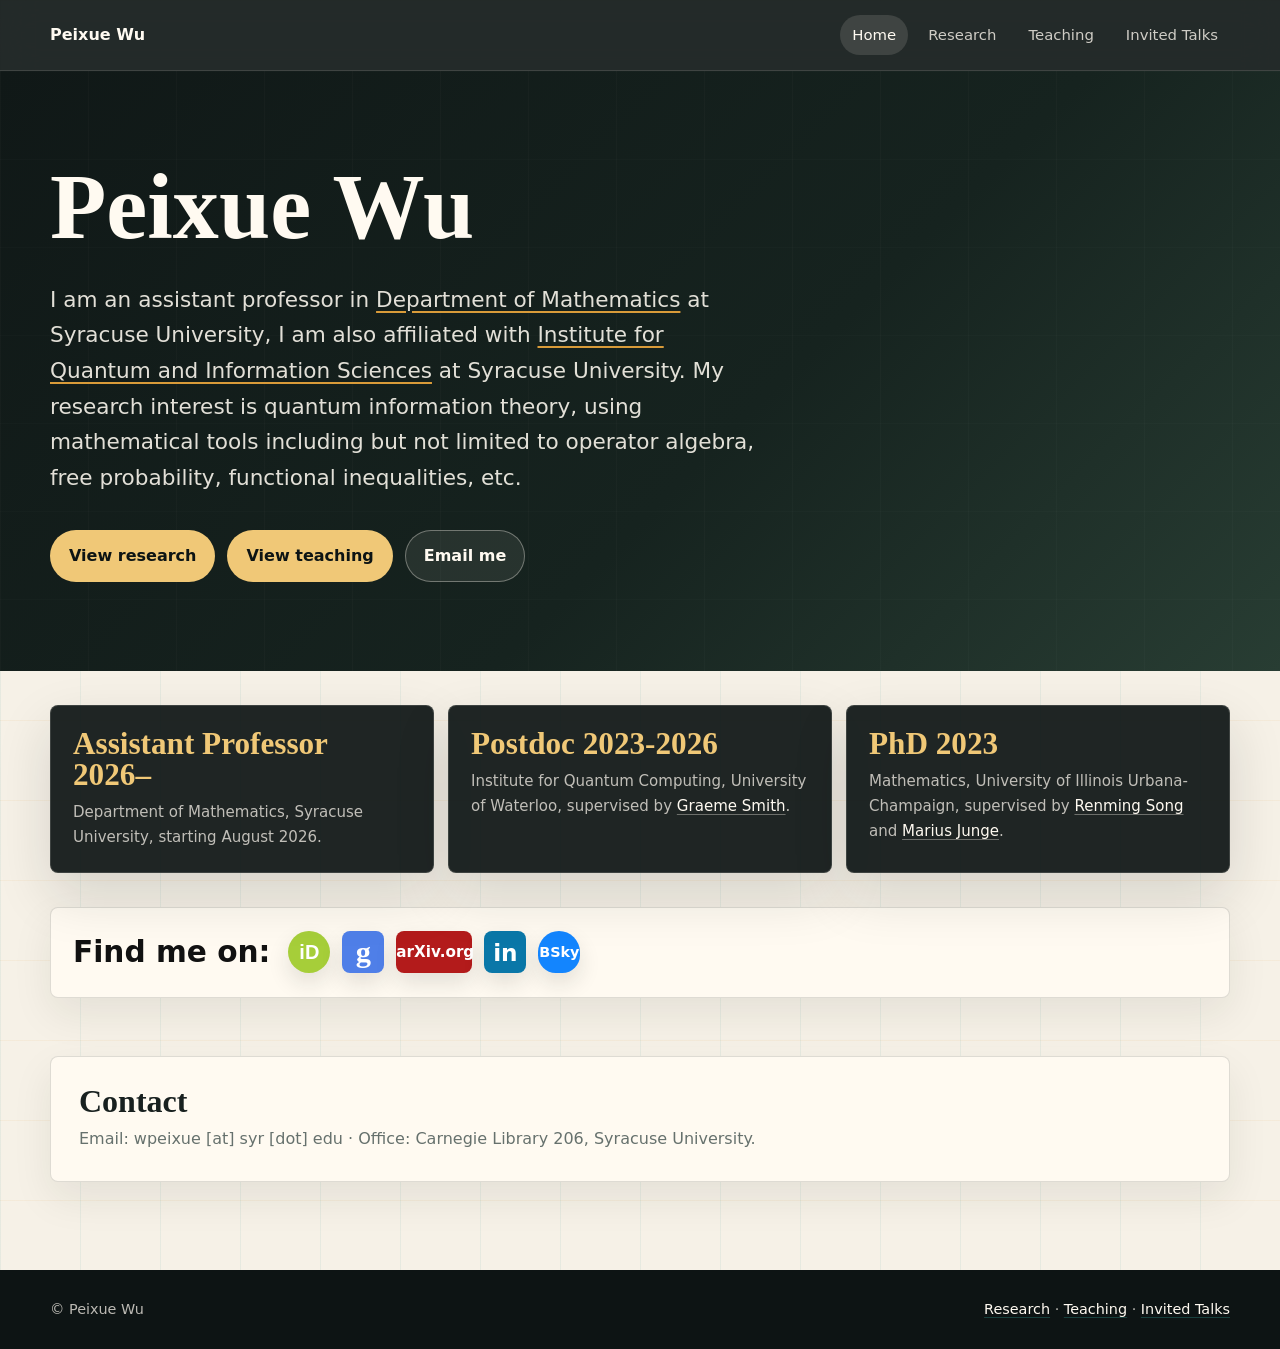
<file: index.html>
<!DOCTYPE html>
<html lang="en">
<head>
  <meta charset="utf-8">
  <meta name="viewport" content="width=device-width, initial-scale=1">
  <meta name="description" content="Peixue Wu, assistant professor working in quantum information theory, noncommutative analysis, and probability theory.">
  <title>Peixue Wu</title>
  <link rel="stylesheet" href="assets/site.css?v=20261013-2">
  <script src="assets/site.js?v=20260826-2" defer></script>
</head>
<body>
  <div class="site-shell">
    <header class="topbar">
      <nav class="nav" aria-label="Main navigation">
        <a class="brand" href="index.html" aria-label="Peixue Wu home">
          <strong>Peixue Wu</strong>
        </a>
        <div class="nav-links">
          <a href="index.html" aria-current="page">Home</a>
          <a href="research.html">Research</a>
          <a href="teaching.html">Teaching</a>
          <a href="talks.html">Invited Talks</a>
        </div>
      </nav>
    </header>

    <main>
      <section class="hero">
        <div class="hero-inner">
          <h1>Peixue Wu</h1>
          <p class="hero-copy">
            I am an assistant professor in <a href="https://artsandsciences.syracuse.edu/people/faculty/peixue-wu/" target="_blank" rel="noopener noreferrer">Department of Mathematics</a> at Syracuse University, I am also affiliated with <a href="https://quantum.syracuse.edu/" target="_blank" rel="noopener noreferrer">Institute for Quantum and Information Sciences</a> at Syracuse University. My research interest is quantum information theory, using mathematical tools including but not limited to operator algebra, free probability, functional inequalities, etc.
          </p>
          <div class="hero-actions" aria-label="Primary links">
            <a class="button primary" href="research.html">View research</a>
            <a class="button primary" href="teaching.html">View teaching</a>
            <a class="button secondary" href="mailto:wpeixue@syr.edu">Email me</a>
          </div>
        </div>
      </section>

      <section class="hero-stats" aria-label="Profile highlights">
        <div class="stat-card">
          <strong>Assistant Professor 2026&ndash;</strong>
          <span>Department of Mathematics, Syracuse University, starting August 2026.</span>
        </div>
        <div class="stat-card">
          <strong>Postdoc 2023-2026</strong>
          <span>Institute for Quantum Computing, University of Waterloo, supervised by <a href="https://gsbsmith.ca/" target="_blank" rel="noopener">Graeme Smith</a>.</span>
        </div>
        <div class="stat-card">
          <strong>PhD 2023</strong>
          <span>Mathematics, University of Illinois Urbana-Champaign, supervised by <a href="https://rsong.web.illinois.edu/" target="_blank" rel="noopener">Renming Song</a> and <a href="https://publish.illinois.edu/mjunge/" target="_blank" rel="noopener">Marius Junge</a>.</span>
        </div>
      </section>

      <section class="social-strip" aria-label="Find me online">
        <p class="social-title">Find me on:</p>
        <div class="social-icons">
          <a class="social-icon orcid" href="https://orcid.org/0000-0001-7297-3045" target="_blank" rel="noopener" aria-label="ORCID">iD</a>
          <a class="social-icon scholar" href="https://scholar.google.com/citations?hl=en&amp;user=bRUtKMoAAAAJ" target="_blank" rel="noopener" aria-label="Google Scholar">g</a>
          <a class="social-icon arxiv" href="https://arxiv.org/search/?query=Wu%2C+Peixue&amp;searchtype=all&amp;abstracts=show&amp;order=-announced_date_first&amp;size=50" target="_blank" rel="noopener" aria-label="arXiv">arXiv.org</a>
          <a class="social-icon linkedin" href="https://ca.linkedin.com/in/peixue-wu-660ab31a3" target="_blank" rel="noopener" aria-label="LinkedIn">in</a>
          <a class="social-icon bluesky" href="https://bsky.app/profile/pxwu.bsky.social" target="_blank" rel="noopener" aria-label="Bluesky">BSky</a>
        </div>
      </section>

      <section class="section tight">
        <div class="contact-panel">
          <div>
            <h2>Contact</h2>
            <p>Email: wpeixue [at] syr [dot] edu &middot; Office: Carnegie Library 206, Syracuse University.</p>
          </div>
        </div>
      </section>
    </main>

    <footer class="footer">
      <div class="footer-inner">
        <span>&copy; Peixue Wu</span>
        <span><a href="research.html">Research</a> &middot; <a href="teaching.html">Teaching</a> &middot; <a href="talks.html">Invited Talks</a></span>
      </div>
    </footer>
  </div>
</body>
</html>
</file>
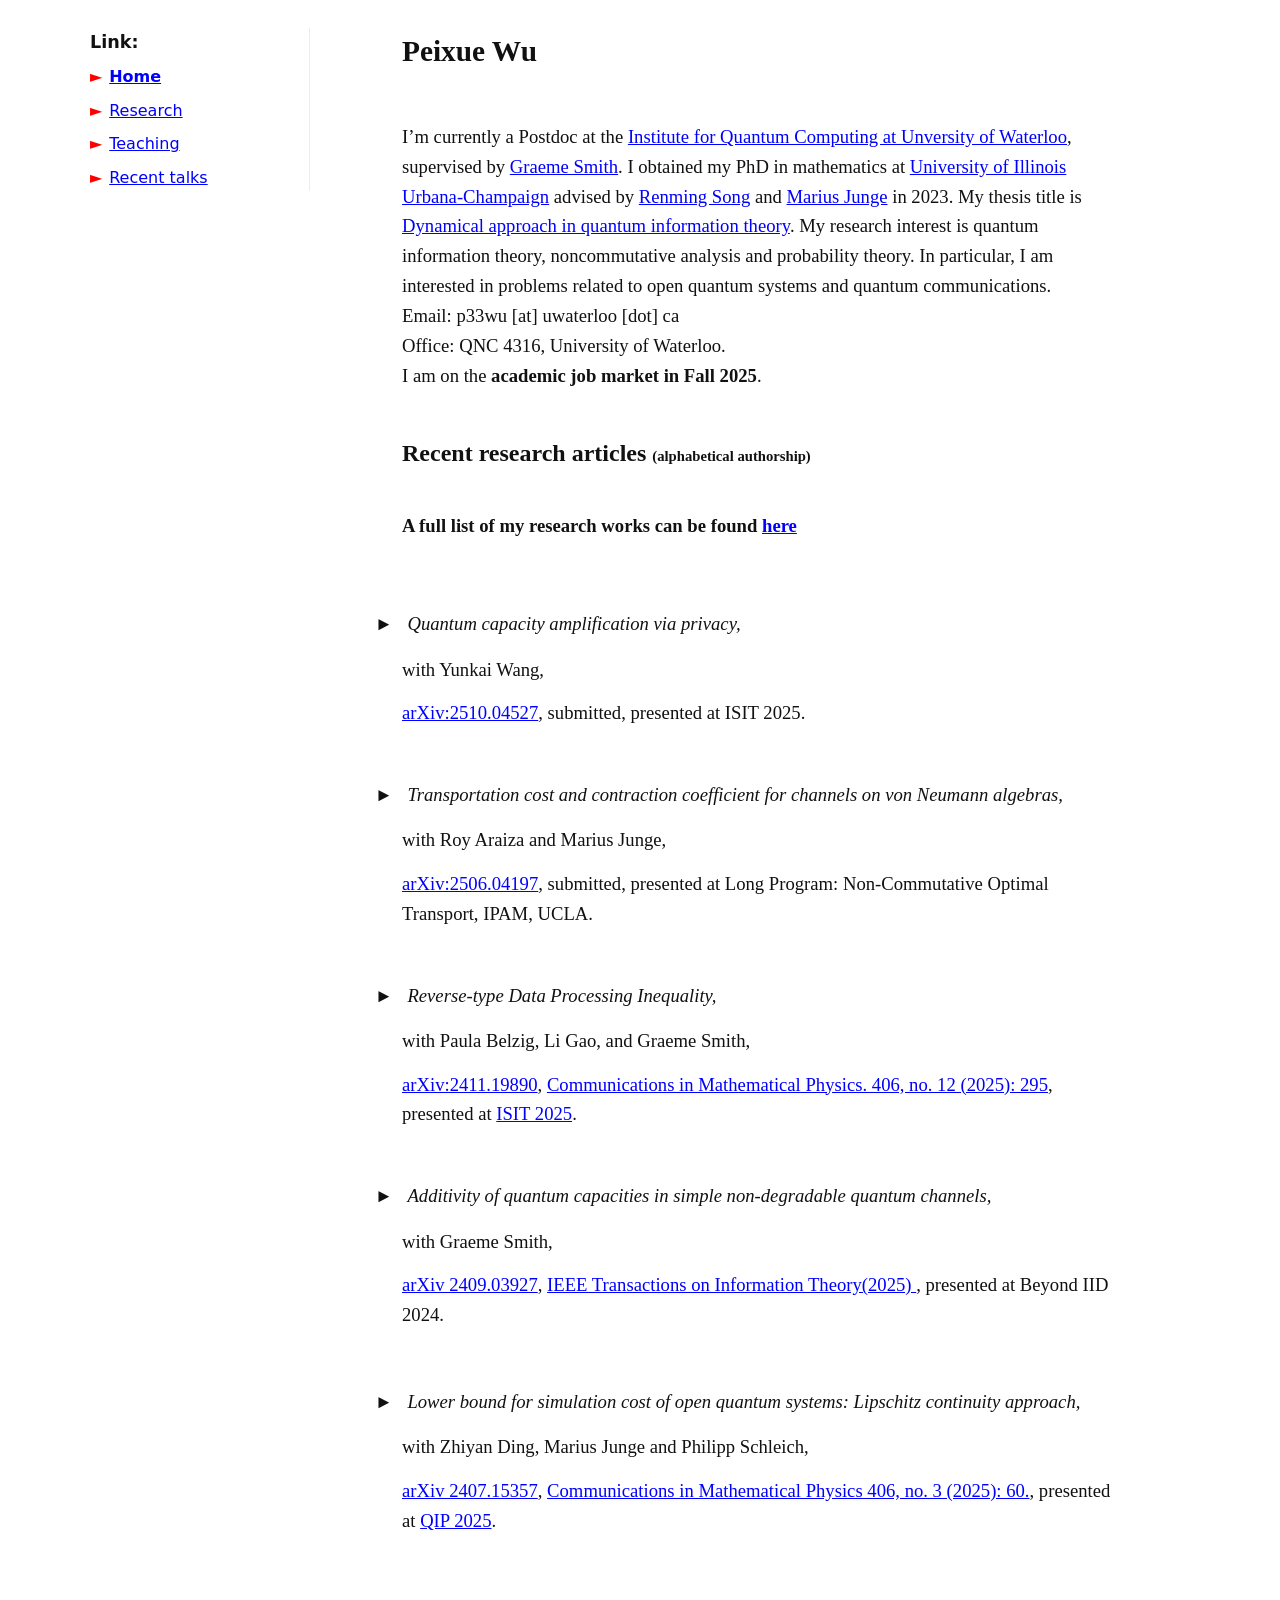
<file: legacy/index.html>
<!DOCTYPE html>
<html xmlns:v="urn:schemas-microsoft-com:vml" xmlns:o="urn:schemas-microsoft-com:office:office" xmlns:w="urn:schemas-microsoft-com:office:word" xmlns:m="http://schemas.microsoft.com/office/2004/12/omml" xmlns:mv="http://macVmlSchemaUri" xmlns="http://www.w3.org/TR/REC-html40">

<head>
    <meta charset="utf-8" />
    <meta name="viewport" content="width=device-width, initial-scale=1" />
    <meta name=Title content="">
    <meta name=Keywords content="">
    <meta http-equiv=Content-Type content="text/html; charset=macintosh">
    <meta name=ProgId content=Word.Document>
    <meta name=Generator content="Microsoft Word 15">
    <meta name=Originator content="Microsoft Word 15">
    <link rel=File-List href="index.fld/filelist.xml">
    <link rel=themeData href="index.fld/themedata.thmx">

    <!-- Layout/styles added to center content and add left sidebar -->
    <style>
      /* Reset-ish */
      html, body { height: 100%; }
      body { margin: 0; font: 16px/1.6 system-ui, -apple-system, Segoe UI, Roboto, Arial, "Helvetica Neue", Helvetica, "Noto Sans", sans-serif; color: #111; }

      /* --- New Page Layout --- */
      .layout {
        display: grid;
        grid-template-columns: 220px minmax(0, 1fr);
        gap: 24px;
        max-width: 1100px;        /* overall page width */
        margin: 0 auto;           /* centers the whole grid */
        padding: 28px 20px;       /* page padding */
      }

      /* Left sidebar */
      .sidebar { position: sticky; top: 20px; align-self: start; border-right: 1px solid #e8edf3; padding-right: 16px; }
      .sidebar .brand { font-weight: 700; font-size: 1.1rem; margin: 0 0 8px; }
      .sidebar nav ul { list-style: none; margin: 0; padding: 0; }
      .sidebar nav li + li { margin-top: 8px; }
      .sidebar a { text-decoration: none; color: #0b5bd3; }
      .sidebar a:hover { text-decoration: underline; }
      .sidebar a.active { font-weight: 600; }

      /* Centered, narrower reading column */
      .content { max-width: 720px; margin: 0 auto; }
      .content .WordSection1 { max-width: 100%; }
      .content p { margin: 0 0 0.85rem; }

      /* Optional: improve long lines inside Word-exported spans */
      .content span { word-break: normal; }

      /* Responsive: stack below 800px */
      @media (max-width: 800px) {
        .layout { grid-template-columns: 1fr; }
        .sidebar { position: static; border-right: 0; border-bottom: 1px solid #e8edf3; padding-bottom: 12px; margin-bottom: 16px; }
        .sidebar nav ul { display: flex; gap: 14px; flex-wrap: wrap; }
        .content { max-width: 100%; }
      }

      /* Keep your existing custom list arrow color if used */
      li:before { color: #ff0000; }
    </style>

    <!-- (All original Word-specific style blocks kept below) -->
    <!--[if gte mso 9]><xml>
     <o:DocumentProperties>
      <o:Author>Microsoft Office User</o:Author>
      <o:LastAuthor>Microsoft Office User</o:LastAuthor>
      <o:Revision>25</o:Revision>
      <o:TotalTime>80</o:TotalTime>
      <o:Created>2017-01-09T20:30:00Z</o:Created>
      <o:LastSaved>2020-07-17T23:19:00Z</o:LastSaved>
      <o:Pages>1</o:Pages>
      <o:Words>750</o:Words>
      <o:Characters>4280</o:Characters>
      <o:Lines>35</o:Lines>
      <o:Paragraphs>10</o:Paragraphs>
      <o:CharactersWithSpaces>5020</o:CharactersWithSpaces>
      <o:Version>15.0</o:Version>
     </o:DocumentProperties>
     <o:OfficeDocumentSettings>
      <o:AllowPNG/>
      <o:PixelsPerInch>96</o:PixelsPerInch>
     </o:OfficeDocumentSettings>
    </xml><![endif]-->

    <!-- Your original giant Word CSS block preserved (unchanged) -->
    <style>
        /* === BEGIN Word-generated styles (unchanged) === */
        @font-face {font-family:Arial; panose-1:2 11 6 4 2 2 2 2 2 4; mso-font-charset:0; mso-generic-font-family:auto; mso-font-pitch:variable; mso-font-signature:-536859905 -1073711037 9 0 511 0;}
        @font-face {font-family:"Courier New"; panose-1:2 7 3 9 2 2 5 2 4 4; mso-font-charset:0; mso-generic-font-family:auto; mso-font-pitch:variable; mso-font-signature:-536859905 -1073711037 9 0 511 0;}
        @font-face {font-family:Times; panose-1:2 0 5 0 0 0 0 0 0 0; mso-font-charset:0; mso-generic-font-family:auto; mso-font-pitch:variable; mso-font-signature:3 0 0 0 1 0;}
        @font-face {font-family:Wingdings; panose-1:5 0 0 0 0 0 0 0 0 0; mso-font-charset:2; mso-generic-font-family:auto; mso-font-pitch:variable; mso-font-signature:0 268435456 0 0 -2147483648 0;}
        @font-face {font-family:Verdana; panose-1:2 11 6 4 3 5 4 4 2 4; mso-font-charset:0; mso-generic-font-family:auto; mso-font-pitch:variable; mso-font-signature:-1593833729 1073750107 16 0 415 0;}
        @font-face {font-family:"Cambria Math"; panose-1:2 4 5 3 5 4 6 3 2 4; mso-font-charset:1; mso-generic-font-family:roman; mso-font-format:other; mso-font-pitch:variable; mso-font-signature:0 0 0 0 0 0;}
        @font-face {font-family:Calibri; panose-1:2 15 5 2 2 2 4 3 2 4; mso-font-charset:0; mso-generic-font-family:auto; mso-font-pitch:variable; mso-font-signature:-536870145 1073786111 1 0 415 0;}
        p.MsoNormal, li.MsoNormal, div.MsoNormal { mso-style-unhide:no; mso-style-qformat:yes; mso-style-parent:""; margin:0in; margin-bottom:.0001pt; mso-pagination:widow-orphan; font-size:12.0pt; font-family:Calibri; mso-ascii-font-family:Calibri; mso-ascii-theme-font:minor-latin; mso-fareast-font-family:Calibri; mso-fareast-theme-font:minor-latin; mso-hansi-font-family:Calibri; mso-hansi-theme-font:minor-latin; mso-bidi-font-family:"Times New Roman"; mso-bidi-theme-font:minor-bidi; }
        a:link, span.MsoHyperlink { mso-style-noshow:yes; mso-style-priority:99; color:blue; text-decoration:underline; text-underline:single; }
        a:visited, span.MsoHyperlinkFollowed { mso-style-noshow:yes; mso-style-priority:99; color:#954F72; mso-themecolor:followedhyperlink; text-decoration:underline; text-underline:single; }
        p.MsoListParagraph, li.MsoListParagraph, div.MsoListParagraph { mso-style-priority:34; mso-style-unhide:no; mso-style-qformat:yes; margin-top:0in; margin-right:0in; margin-bottom:0in; margin-left:.5in; margin-bottom:.0001pt; mso-add-space:auto; mso-pagination:widow-orphan; font-size:12.0pt; font-family:Calibri; mso-ascii-font-family:Calibri; mso-ascii-theme-font:minor-latin; mso-fareast-font-family:Calibri; mso-fareast-theme-font:minor-latin; mso-hansi-font-family:Calibri; mso-hansi-theme-font:minor-latin; mso-bidi-font-family:"Times New Roman"; mso-bidi-theme-font:minor-bidi; }
        span.apple-converted-space { mso-style-name:apple-converted-space; mso-style-unhide:no; }
        span.mi { mso-style-name:mi; mso-style-unhide:no; }
        span.GramE { mso-style-name:""; mso-gram-e:yes; }
        .MsoChpDefault { mso-style-type:export-only; mso-default-props:yes; font-size:10.0pt; mso-ansi-font-size:10.0pt; mso-bidi-font-size:10.0pt; font-family:Calibri; mso-ascii-font-family:Calibri; mso-ascii-theme-font:minor-latin; mso-fareast-font-family:Calibri; mso-fareast-theme-font:minor-latin; mso-hansi-font-family:Calibri; mso-hansi-theme-font:minor-latin; mso-bidi-font-family:"Times New Roman"; mso-bidi-theme-font:minor-bidi; }
        @page WordSection1 { size:8.5in 11.0in; margin:1.0in 1.0in 1.0in 1.0in; mso-header-margin:.5in; mso-footer-margin:.5in; mso-paper-source:0; }
        div.WordSection1 { page:WordSection1; }
        ol { margin-bottom:0in; }
        ul { margin-bottom:0in; }
        li:before { content: "►"; display: block; float: left; width: 1.2em; color: #ff0000; }
        /* === END Word-generated styles === */
    </style>

    <!-- Keep Word table styles for compatibility -->
    <!--[if gte mso 10]>
    <style>
      table.MsoNormalTable { mso-style-name:"Table Normal"; mso-tstyle-rowband-size:0; mso-tstyle-colband-size:0; mso-style-noshow:yes; mso-style-priority:99; mso-style-parent:""; mso-padding-alt:0in 5.4pt 0in 5.4pt; mso-para-margin:0in; mso-para-margin-bottom:.0001pt; mso-pagination:widow-orphan; font-size:10.0pt; font-family:Calibri; mso-ascii-font-family:Calibri; mso-ascii-theme-font:minor-latin; mso-hansi-font-family:Calibri; mso-hansi-theme-font:minor-latin; }
    </style>
    <![endif]-->
</head>

<body bgcolor=white lang=EN-US link=blue vlink="#954F72" style='tab-interval:.5in'>

  <div class="layout">
    <!-- Left navigation sidebar -->
    <aside class="sidebar">
      <div class="brand">Link:</div>
      <nav>
        <ul>
          <li><a class="active" href="#home">Home</a></li>
          <li><a href="./research.html">Research</a></li>
          <li><a href="./teaching.html">Teaching</a></li>
          <li><a href="./talks.html">Recent talks</a></li>
        </ul>
      </nav>
    </aside>

    <!-- Centered content column -->
    <main class="content">

      <!-- Anchor targets for sidebar links -->
      <a id="home"></a>

      <!-- === Original body content kept intact below === -->
      <div class=WordSection1>

        <p class=MsoNormal>
            <b style='mso-bidi-font-weight:normal'>
                <span style='font-size:22.0pt;font-family:Times'>
                    Peixue Wu
                    <o:p></o:p>
                </span>
            </b>
        </p>

        <p class=MsoNormal>
            <span style='font-size:22.0pt;font-family:Times'>
                <o:p>&nbsp;</o:p>
            </span>
        </p>
        
        <p class=MsoNormal>
            <span style='font-size:14.0pt;font-family:Times'>
            I’m currently a Postdoc at the <a href="https://uwaterloo.ca/institute-for-quantum-computing/">Institute for Quantum Computing at Unversity of Waterloo</a>, supervised by
            <a href="https://uwaterloo.ca/institute-for-quantum-computing/profiles/graeme-smith">Graeme Smith</a>. 
                
            I obtained my PhD in mathematics at <a href="https://illinois.edu">University of Illinois Urbana-Champaign</a> advised by <a href="https://rsong.web.illinois.edu/">Renming Song</a> and <a href="https://publish.illinois.edu/mjunge/">Marius Junge</a> in 2023. My thesis title is <a href="https://inspirehep.net/literature/2766011">Dynamical approach in quantum information theory</a>.
                
            My research interest is quantum information theory, noncommutative analysis and probability theory. In particular, I am interested in problems related to open quantum systems and quantum communications.
            <o:p></o:p>
            </span>
        </p>
        
        <p class=MsoNormal>
            <span style='font-size:14.0pt;font-family:Times'>
                Email:
                p33wu [at] uwaterloo [dot] ca
                <o:p></o:p>
            </span>
        </p>

        <p class=MsoNormal>
            <span style='font-size:14.0pt;font-family:Times'>
                Office:
                QNC 4316, University of Waterloo.
                <o:p></o:p>
            </span>
        </p>
         <p class=MsoNormal>
       <span style='font-size:14.0pt;font-family:Times'>
    I am on the <strong>academic job market in Fall 2025</strong>. 
       </span>
        </p>
        <p class=MsoListParagraphCxSpMiddle>
            <span style='font-size:14.0pt;font-family:
            "Times New Roman";mso-fareast-font-family:"Times New Roman"'>
                <o:p>&nbsp;</o:p>
            </span>
        </p>

        <a id="research"></a>
        <p class=MsoNormal>
            <b style='mso-bidi-font-weight:normal'>
                <span style='font-size:18.0pt;font-family:Times'>
                    Recent research articles <span style='font-size:11.0pt;font-family:"Times New Roman";mso-fareast-font-family:
                        "Times New Roman"'>
                    (alphabetical authorship) 
                    <o:p></o:p>
                </span>
            </b>
        </p>
          
          <p class=MsoNormal>
            <b style='mso-bidi-font-weight:normal'>
                <span style='font-size:18.0pt;font-family:Times'>
                    <o:p>&nbsp;</o:p>
                </span>
            </b>
        </p>
        
        <p class=MsoNormal>
            <b style='mso-bidi-font-weight:normal'>
                <span style='font-size:14.0pt;font-family:Times'>
                    A full list of my research works can be found <a href="research.html">here</a>
                    <o:p>&nbsp;</o:p>
                </span>
            </b>
        </p>
        

        <p class=MsoNormal>
            <b style='mso-bidi-font-weight:normal'>
                <span style='font-size:18.0pt;font-family:Times'>
                    <o:p>&nbsp;</o:p>
                </span>
            </b>
        </p>

        <p class=MsoNormal>
            <b style='mso-bidi-font-weight:normal'>
                <span style='font-size:14.0pt;font-family:Times'>
                    <o:p>&nbsp;</o:p>
                </span>
            </b>
        </p>
                      <p class=MsoListParagraphCxSpFirst style='text-indent:-.25in;mso-list:l5 level1 lfo1'>
            <span style='font-size:14.0pt;font-family:"Courier New";mso-fareast-font-family:"Courier New"'>
                <span style='mso-list:Ignore'>
                    ►
                    <span style='font:7.0pt "Times New Roman"'>&nbsp;&nbsp;
                    </span>
                </span>
            </span>
            <i style='mso-bidi-font-style:normal'>
                <span style='font-size:14.0pt;font-family:"Times New Roman";mso-fareast-font-family:
                "Times New Roman"'>
                Quantum capacity amplification via privacy, 
                    <o:p></o:p>
                </span>
            </i>
        </p>

        <p class=MsoListParagraphCxSpMiddle>
            <span style='font-size:14.0pt;font-family:
            "Times New Roman";mso-fareast-font-family:"Times New Roman"'>
                 with Yunkai Wang, 
                <o:p></o:p>
            </span>
        </p>

        
        
        <p class=MsoListParagraphCxSpMiddle>
            <span style='font-size:14.0pt;font-family:
            "Times New Roman";mso-fareast-font-family:"Times New Roman"'>
                <a href="https://arxiv.org/abs/2510.04527">arXiv:2510.04527</a>, submitted, presented at ISIT 2025.
                <o:p></o:p>
            </span>
        </p>

        <p class=MsoNormal>
            <b style='mso-bidi-font-weight:normal'>
                <span style='font-size:18.0pt;font-family:Times'>
                    <o:p>&nbsp;</o:p>
                </span>
            </b>
        </p>
            
           <p class=MsoListParagraphCxSpFirst style='text-indent:-.25in;mso-list:l5 level1 lfo1'>
            <span style='font-size:14.0pt;font-family:"Courier New";mso-fareast-font-family:"Courier New"'>
                <span style='mso-list:Ignore'>
                    ►
                    <span style='font:7.0pt "Times New Roman"'>&nbsp;&nbsp;
                    </span>
                </span>
            </span>
            <i style='mso-bidi-font-style:normal'>
                <span style='font-size:14.0pt;font-family:"Times New Roman";mso-fareast-font-family:
                "Times New Roman"'>
                Transportation cost and contraction coefficient for channels on von Neumann algebras, 
                    <o:p></o:p>
                </span>
            </i>
        </p>

        <p class=MsoListParagraphCxSpMiddle>
            <span style='font-size:14.0pt;font-family:
            "Times New Roman";mso-fareast-font-family:"Times New Roman"'>
                 with Roy Araiza and Marius Junge, 
                <o:p></o:p>
            </span>
        </p>

        
        
        <p class=MsoListParagraphCxSpMiddle>
            <span style='font-size:14.0pt;font-family:
            "Times New Roman";mso-fareast-font-family:"Times New Roman"'>
                <a href="https://arxiv.org/abs/2506.04197">arXiv:2506.04197</a>, submitted, presented at Long Program: Non-Commutative Optimal Transport, IPAM, UCLA.
                <o:p></o:p>
            </span>
        </p>

        <p class=MsoNormal>
            <b style='mso-bidi-font-weight:normal'>
                <span style='font-size:18.0pt;font-family:Times'>
                    <o:p>&nbsp;</o:p>
                </span>
            </b>
        </p>
        
         <p class=MsoListParagraphCxSpFirst style='text-indent:-.25in;mso-list:l5 level1 lfo1'>
            <span style='font-size:14.0pt;font-family:"Courier New";mso-fareast-font-family:"Courier New"'>
                <span style='mso-list:Ignore'>
                    ►
                    <span style='font:7.0pt "Times New Roman"'>&nbsp;&nbsp;
                    </span>
                </span>
            </span>
            <i style='mso-bidi-font-style:normal'>
                <span style='font-size:14.0pt;font-family:"Times New Roman";mso-fareast-font-family:
                "Times New Roman"'>
                Reverse-type Data Processing Inequality, 
                    <o:p></o:p>
                </span>
            </i>
        </p>

        <p class=MsoListParagraphCxSpMiddle>
            <span style='font-size:14.0pt;font-family:
            "Times New Roman";mso-fareast-font-family:"Times New Roman"'>
                 with Paula Belzig, Li Gao, and Graeme Smith,
                <o:p></o:p>
            </span>
        </p>

        
        
        <p class=MsoListParagraphCxSpMiddle>
            <span style='font-size:14.0pt;font-family:
            "Times New Roman";mso-fareast-font-family:"Times New Roman"'>
                <a href="https://arxiv.org/abs/2411.19890">arXiv:2411.19890</a>, <a href="https://doi.org/10.1007/s00220-025-05474-4">Communications in Mathematical Physics. 406, no. 12 (2025): 295</a>, presented at <a href="https://ieeexplore.ieee.org/abstract/document/11195448">ISIT 2025</a>.
                <o:p></o:p>
            </span>
        </p>
        
        <p class=MsoNormal>
            <b style='mso-bidi-font-weight:normal'>
                <span style='font-size:18.0pt;font-family:Times'>
                    <o:p>&nbsp;</o:p>
                </span>
            </b>
        </p>

        <p class=MsoListParagraphCxSpFirst style='text-indent:-.25in;mso-list:l5 level1 lfo1'>
            <span style='font-size:14.0pt;font-family:"Courier New";mso-fareast-font-family:"Courier New"'>
                <span style='mso-list:Ignore'>
                    ►
                    <span style='font:7.0pt "Times New Roman"'>&nbsp;&nbsp;
                    </span>
                </span>
            </span>
            <i style='mso-bidi-font-style:normal'>
                <span style='font-size:14.0pt;font-family:"Times New Roman";mso-fareast-font-family:
                "Times New Roman"'>
                    Additivity of quantum capacities in simple non-degradable quantum channels, 
                    <o:p></o:p>
                </span>
            </i>
        </p>

        <p class=MsoListParagraphCxSpMiddle>
            <span style='font-size:14.0pt;font-family:
            "Times New Roman";mso-fareast-font-family:"Times New Roman"'>
                with Graeme Smith, 
                <o:p></o:p>
            </span>
        </p>

        <p class=MsoListParagraphCxSpMiddle>
            <span style='font-size:14.0pt;font-family:
            "Times New Roman";mso-fareast-font-family:"Times New Roman"'>
                 <a href="http://arxiv.org/abs/2409.03927">arXiv 2409.03927</a>, <a href="https://ieeexplore.ieee.org/document/11053782#citations">IEEE Transactions on Information Theory(2025) </a>, presented at Beyond IID 2024.
            </span>
        </p>

        <p class=MsoListParagraphCxSpMiddle>
            <span style='font-size:14.0pt;font-family:
            "Times New Roman";mso-fareast-font-family:"Times New Roman"'>
                <o:p>&nbsp;</o:p>
            </span>
        </p>

        <p class=MsoListParagraphCxSpFirst style='text-indent:-.25in;mso-list:l5 level1 lfo1'>
            <span style='font-size:14.0pt;font-family:"Courier New";mso-fareast-font-family:"Courier New"'>
                <span style='mso-list:Ignore'>
                    ►
                    <span style='font:7.0pt "Times New Roman"'>&nbsp;&nbsp;
                    </span>
                </span>
            </span>
            <i style='mso-bidi-font-style:normal'>
                <span style='font-size:14.0pt;font-family:"Times New Roman";mso-fareast-font-family:
                "Times New Roman"'>
                    Lower bound for simulation cost of open quantum systems: Lipschitz continuity approach,
                    <o:p></o:p>
                </span>
            </i>
        </p>

        <p class=MsoListParagraphCxSpMiddle>
            <span style='font-size:14.0pt;font-family:
            "Times New Roman";mso-fareast-font-family:"Times New Roman"'>
                with Zhiyan Ding, Marius Junge and Philipp Schleich,
                <o:p></o:p>
            </span>
        </p>
        <p class=MsoListParagraphCxSpMiddle>
            <span style='font-size:14.0pt;font-family:
            "Times New Roman";mso-fareast-font-family:"Times New Roman"'>
                <a href="https://arxiv.org/abs/2407.15357">arXiv 2407.15357</a>, <a href="https://link.springer.com/article/10.1007/s00220-025-05240-6">Communications in Mathematical Physics 406, no. 3 (2025): 60.</a>, presented at <a href="https://www.youtube.com/watch?v=-vwqNKPWBtk">QIP 2025</a>.
                <o:p></o:p>
            </span>
        </p>


        <p class=MsoListParagraphCxSpMiddle>
            <span style='font-size:14.0pt;font-family:
            "Times New Roman";mso-fareast-font-family:"Times New Roman"'>
                <o:p>&nbsp;</o:p>
            </span>
        </p>

        <p class=MsoListParagraphCxSpMiddle>
            <span style='font-size:14.0pt;font-family:
            "Times New Roman";mso-fareast-font-family:"Times New Roman"'>
                <o:p>&nbsp;</o:p>
            </span>
        </p>
        
        <p class=MsoNormal>
            <b style='mso-bidi-font-weight:normal'>
                <span style='font-size:18.0pt;font-family:Times'>
                    <o:p>&nbsp;</o:p>
                </span>
            </b>
        </p>

       

      </div>
      <!-- === End original content === -->

    </main>
  </div>

</body>
</html>
</file>
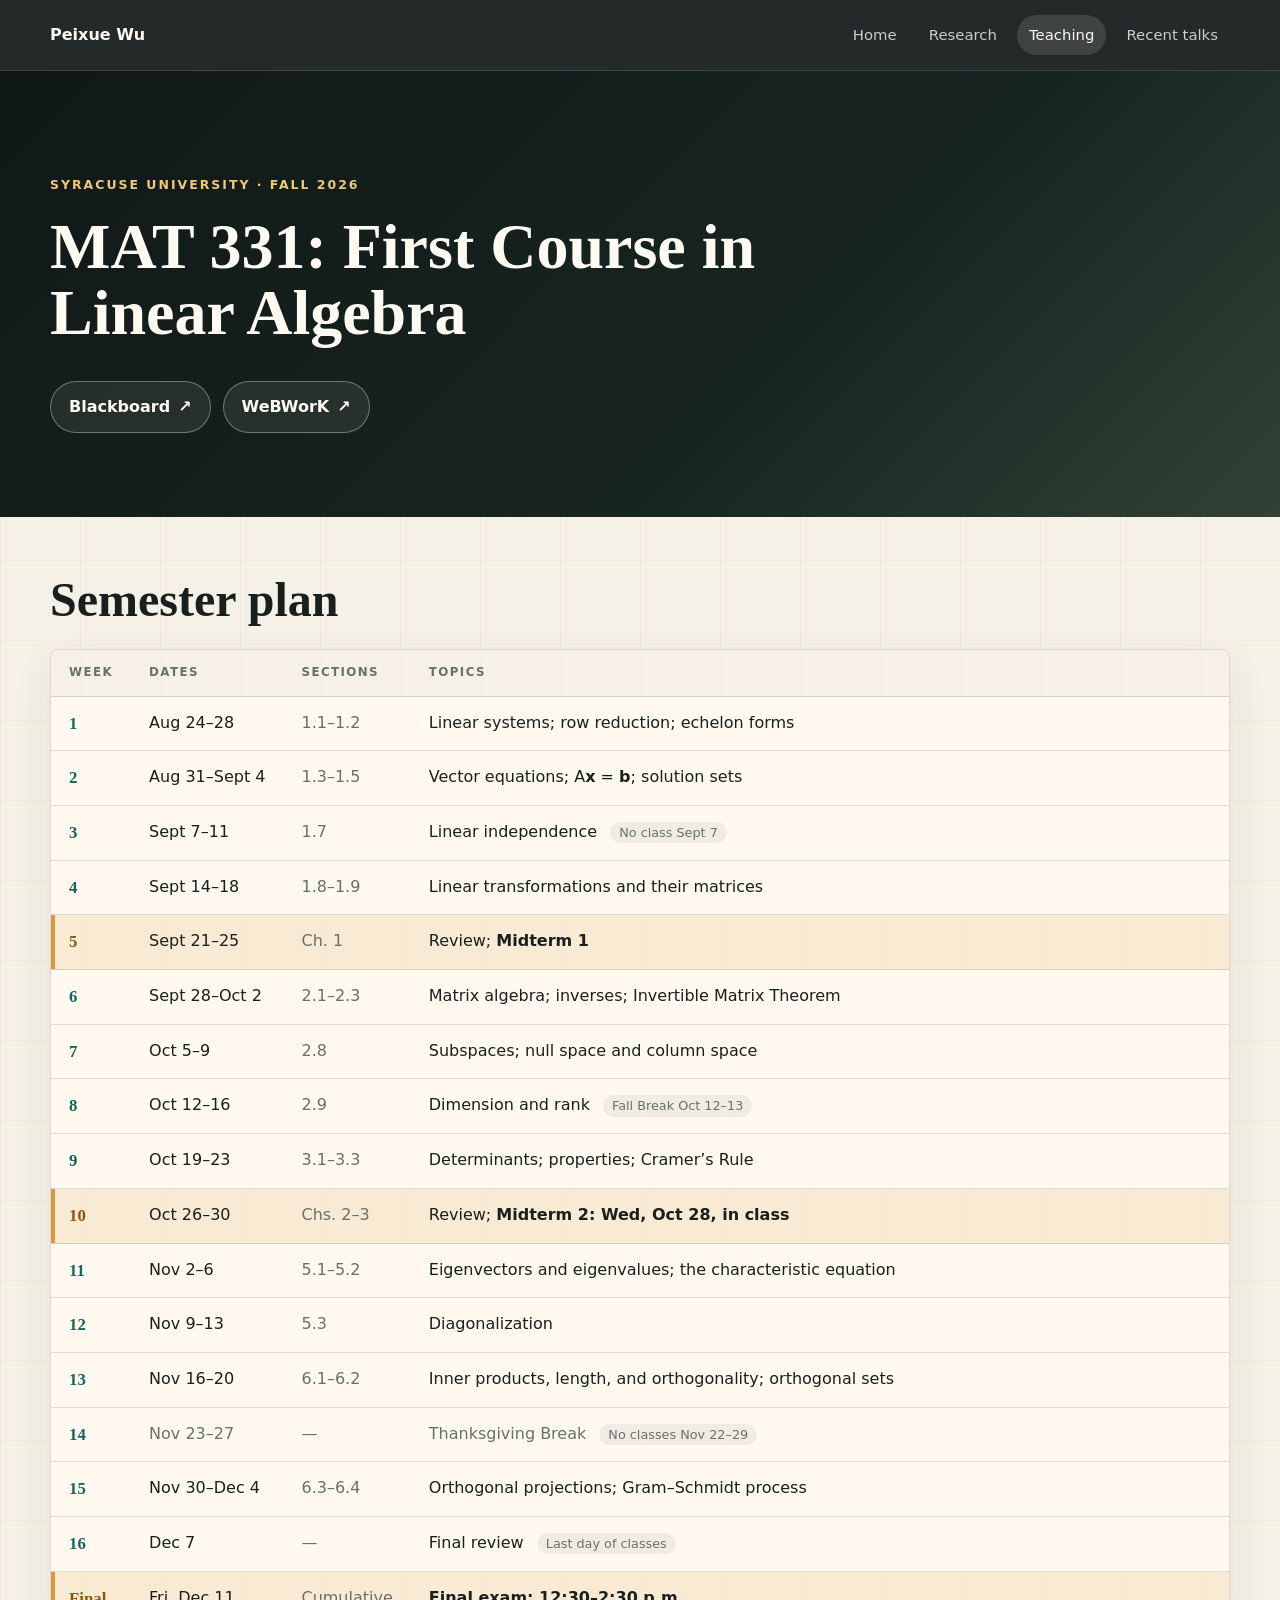
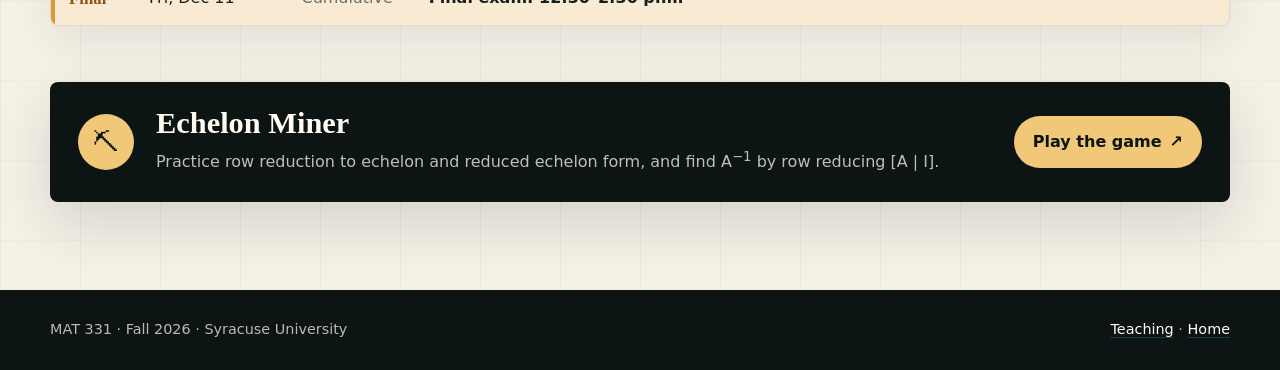
<file: mat331/index.html>
<!DOCTYPE html>
<html lang="en">
<head>
  <meta charset="utf-8">
  <meta name="viewport" content="width=device-width, initial-scale=1">
  <meta name="description" content="MAT 331: First Course in Linear Algebra at Syracuse University, Fall 2026. Weekly semester plan, exam dates, and the Echelon Miner practice game.">
  <meta property="og:type" content="website">
  <meta property="og:title" content="MAT 331 &middot; First Course in Linear Algebra">
  <meta property="og:description" content="Weekly semester plan, exam dates, and the Echelon Miner practice game for MAT 331, Fall 2026.">
  <meta property="og:url" content="https://pxwu24.github.io/academic/mat331/">
  <meta property="og:image" content="https://pxwu24.github.io/academic/assets/mat331-og.png">
  <meta name="twitter:card" content="summary_large_image">
  <title>MAT 331 &middot; Linear Algebra &middot; Peixue Wu</title>
  <link rel="stylesheet" href="../assets/site.css">
  <link rel="stylesheet" href="../assets/mat331.css">
</head>
<body>
  <div class="site-shell">
    <header class="topbar">
      <nav class="nav" aria-label="Main navigation">
        <a class="brand" href="../index.html">
          <strong>Peixue Wu</strong>
        </a>
        <div class="nav-links">
          <a href="../index.html">Home</a>
          <a href="../research.html">Research</a>
          <a href="../teaching.html" aria-current="page">Teaching</a>
          <a href="../talks.html">Recent talks</a>
        </div>
      </nav>
    </header>

    <main>
      <section class="page-hero">
        <div class="page-title">
          <p class="eyebrow">Syracuse University &middot; Fall 2026</p>
          <h1>MAT 331: First Course in Linear Algebra</h1>
          <div class="hero-actions">
            <a class="button secondary" href="https://blackboard.syracuse.edu/" target="_blank" rel="noopener">Blackboard <span aria-hidden="true">&#8599;</span></a>
            <a class="button secondary" href="https://webwork.syr.edu/webwork2/MAT_331_Fall_2026_Wu" target="_blank" rel="noopener">WeBWorK <span aria-hidden="true">&#8599;</span></a>
          </div>
        </div>
      </section>

      <section class="section tight" id="schedule">
        <div class="section-header compact">
          <h2>Semester plan</h2>
        </div>

        <table class="schedule">
          <caption class="visually-hidden">MAT 331 Fall 2026 weekly schedule</caption>
          <thead>
            <tr>
              <th scope="col">Week</th>
              <th scope="col">Dates</th>
              <th scope="col">Sections</th>
              <th scope="col">Topics</th>
            </tr>
          </thead>
          <tbody>
            <tr>
              <th scope="row">1</th>
              <td>Aug 24&ndash;28</td>
              <td>1.1&ndash;1.2</td>
              <td>Linear systems; row reduction; echelon forms</td>
            </tr>
            <tr>
              <th scope="row">2</th>
              <td>Aug 31&ndash;Sept 4</td>
              <td>1.3&ndash;1.5</td>
              <td>Vector equations; A<b>x</b> = <b>b</b>; solution sets</td>
            </tr>
            <tr>
              <th scope="row">3</th>
              <td>Sept 7&ndash;11</td>
              <td>1.7</td>
              <td>Linear independence <span class="note">No class Sept 7</span></td>
            </tr>
            <tr>
              <th scope="row">4</th>
              <td>Sept 14&ndash;18</td>
              <td>1.8&ndash;1.9</td>
              <td>Linear transformations and their matrices</td>
            </tr>
            <tr class="exam">
              <th scope="row">5</th>
              <td>Sept 21&ndash;25</td>
              <td>Ch. 1</td>
              <td>Review; <strong>Midterm 1</strong></td>
            </tr>
            <tr>
              <th scope="row">6</th>
              <td>Sept 28&ndash;Oct 2</td>
              <td>2.1&ndash;2.3</td>
              <td>Matrix algebra; inverses; Invertible Matrix Theorem</td>
            </tr>
            <tr>
              <th scope="row">7</th>
              <td>Oct 5&ndash;9</td>
              <td>2.8</td>
              <td>Subspaces; null space and column space</td>
            </tr>
            <tr>
              <th scope="row">8</th>
              <td>Oct 12&ndash;16</td>
              <td>2.9</td>
              <td>Dimension and rank <span class="note">Fall Break Oct 12&ndash;13</span></td>
            </tr>
            <tr>
              <th scope="row">9</th>
              <td>Oct 19&ndash;23</td>
              <td>3.1&ndash;3.3</td>
              <td>Determinants; properties; Cramer&rsquo;s Rule</td>
            </tr>
            <tr class="exam">
              <th scope="row">10</th>
              <td>Oct 26&ndash;30</td>
              <td>Chs. 2&ndash;3</td>
              <td>Review; <strong>Midterm 2: Wed, Oct 28, in class</strong></td>
            </tr>
            <tr>
              <th scope="row">11</th>
              <td>Nov 2&ndash;6</td>
              <td>5.1&ndash;5.2</td>
              <td>Eigenvectors and eigenvalues; the characteristic equation</td>
            </tr>
            <tr>
              <th scope="row">12</th>
              <td>Nov 9&ndash;13</td>
              <td>5.3</td>
              <td>Diagonalization</td>
            </tr>
            <tr>
              <th scope="row">13</th>
              <td>Nov 16&ndash;20</td>
              <td>6.1&ndash;6.2</td>
              <td>Inner products, length, and orthogonality; orthogonal sets</td>
            </tr>
            <tr class="break">
              <th scope="row">14</th>
              <td>Nov 23&ndash;27</td>
              <td>&mdash;</td>
              <td>Thanksgiving Break <span class="note">No classes Nov 22&ndash;29</span></td>
            </tr>
            <tr>
              <th scope="row">15</th>
              <td>Nov 30&ndash;Dec 4</td>
              <td>6.3&ndash;6.4</td>
              <td>Orthogonal projections; Gram&ndash;Schmidt process</td>
            </tr>
            <tr>
              <th scope="row">16</th>
              <td>Dec 7</td>
              <td>&mdash;</td>
              <td>Final review <span class="note">Last day of classes</span></td>
            </tr>
            <tr class="exam">
              <th scope="row">Final</th>
              <td>Fri, Dec 11</td>
              <td>Cumulative</td>
              <td><strong>Final exam: 12:30&ndash;2:30 p.m.</strong></td>
            </tr>
          </tbody>
        </table>
      </section>

      <section class="section tight" id="game">
        <div class="game-card">
          <span class="game-icon" aria-hidden="true">&#9935;</span>
          <div>
            <h2>Echelon Miner</h2>
            <p>Practice row reduction to echelon and reduced echelon form, and find A<sup>&minus;1</sup> by row reducing [A&nbsp;|&nbsp;I].</p>
          </div>
          <a class="button primary" href="games/echelon-miner.html" target="_blank" rel="noopener">Play the game <span aria-hidden="true">&#8599;</span></a>
        </div>
      </section>
    </main>

    <footer class="footer">
      <div class="footer-inner">
        <span>MAT 331 &middot; Fall 2026 &middot; Syracuse University</span>
        <span><a href="../teaching.html">Teaching</a> &middot; <a href="../index.html">Home</a></span>
      </div>
    </footer>
  </div>
</body>
</html>
</file>
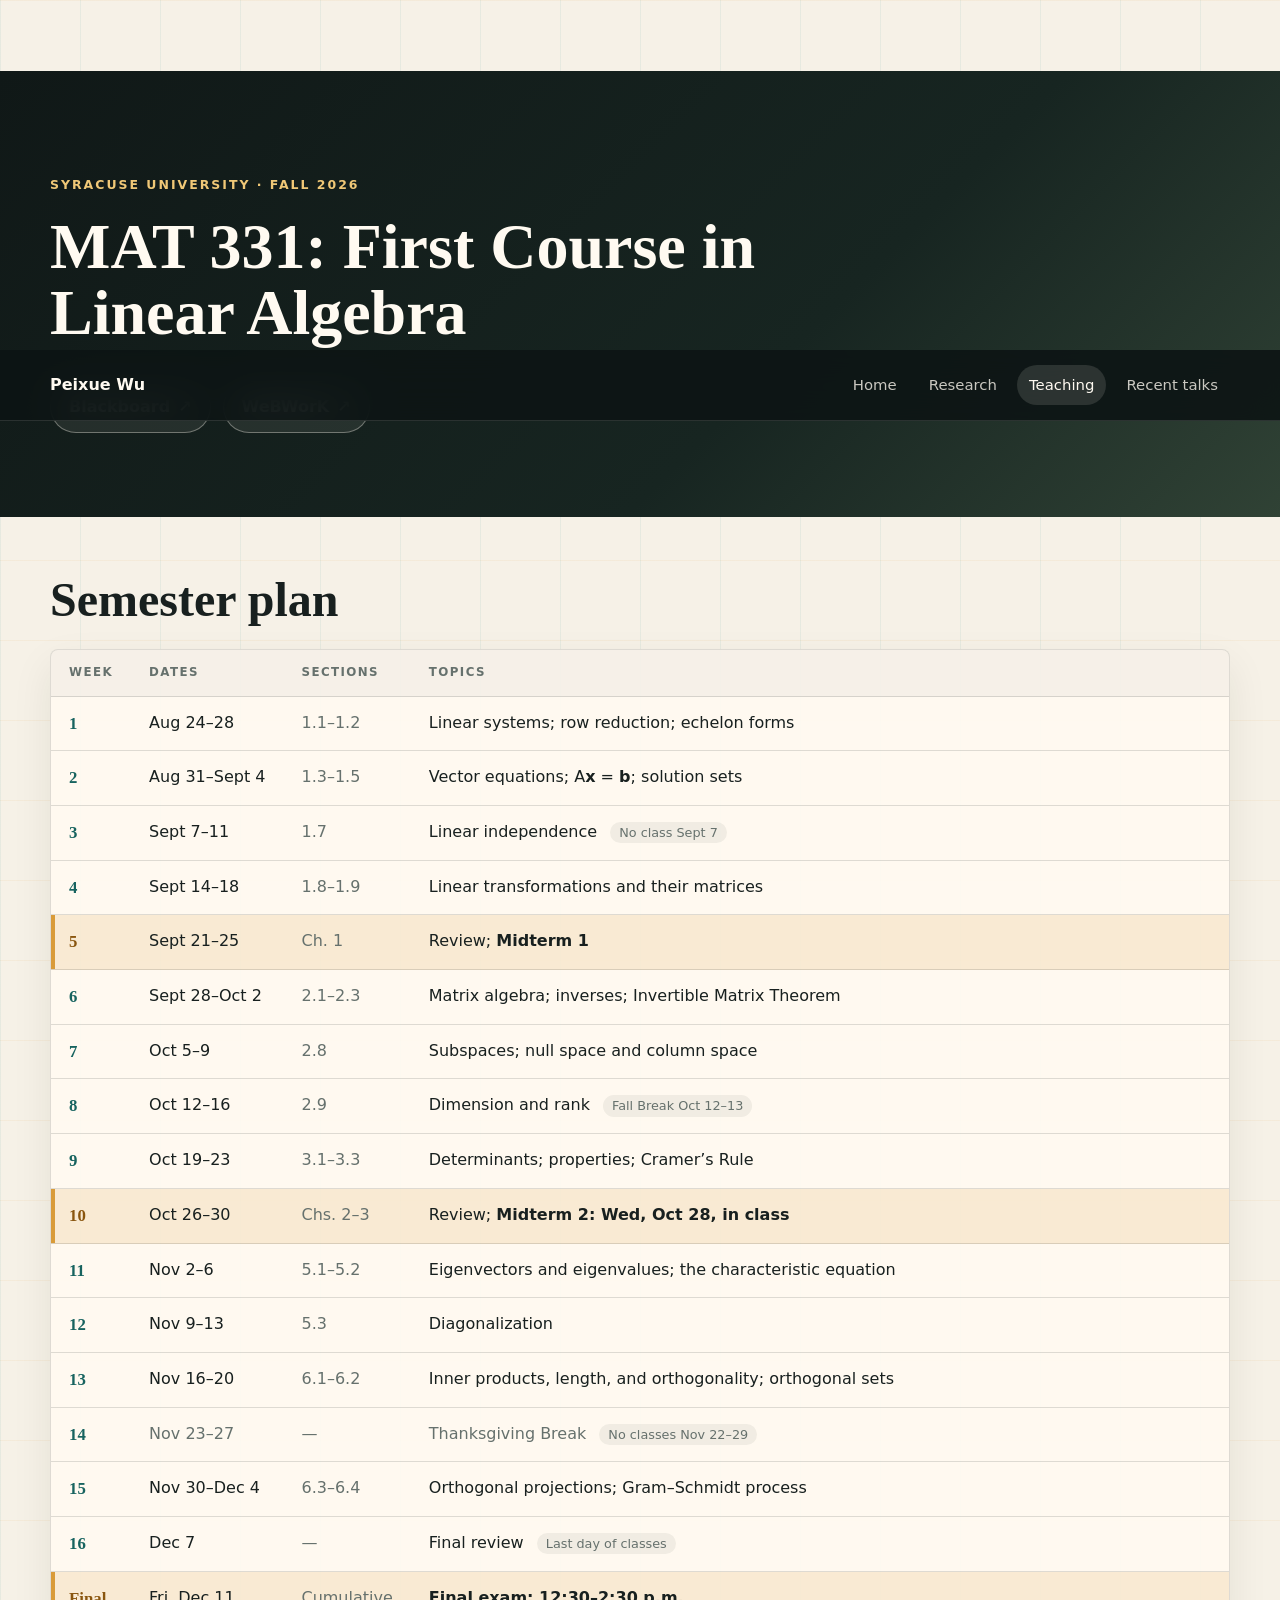
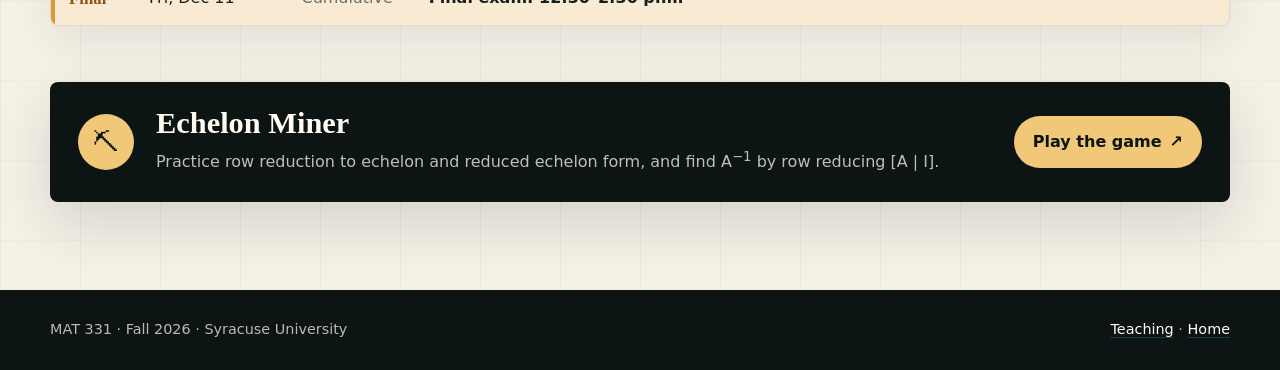
<file: mat331/games/index.html>
<!DOCTYPE html>
<html lang="en">
<head>
  <meta charset="utf-8">
  <title>MAT 331 &middot; Peixue Wu</title>
  <meta http-equiv="refresh" content="0; url=../#game">
  <link rel="canonical" href="https://pxwu24.github.io/academic/mat331/">
</head>
<body>
  <p>Moved to the <a href="../#game">MAT 331 course page</a>.</p>
</body>
</html>
</file>
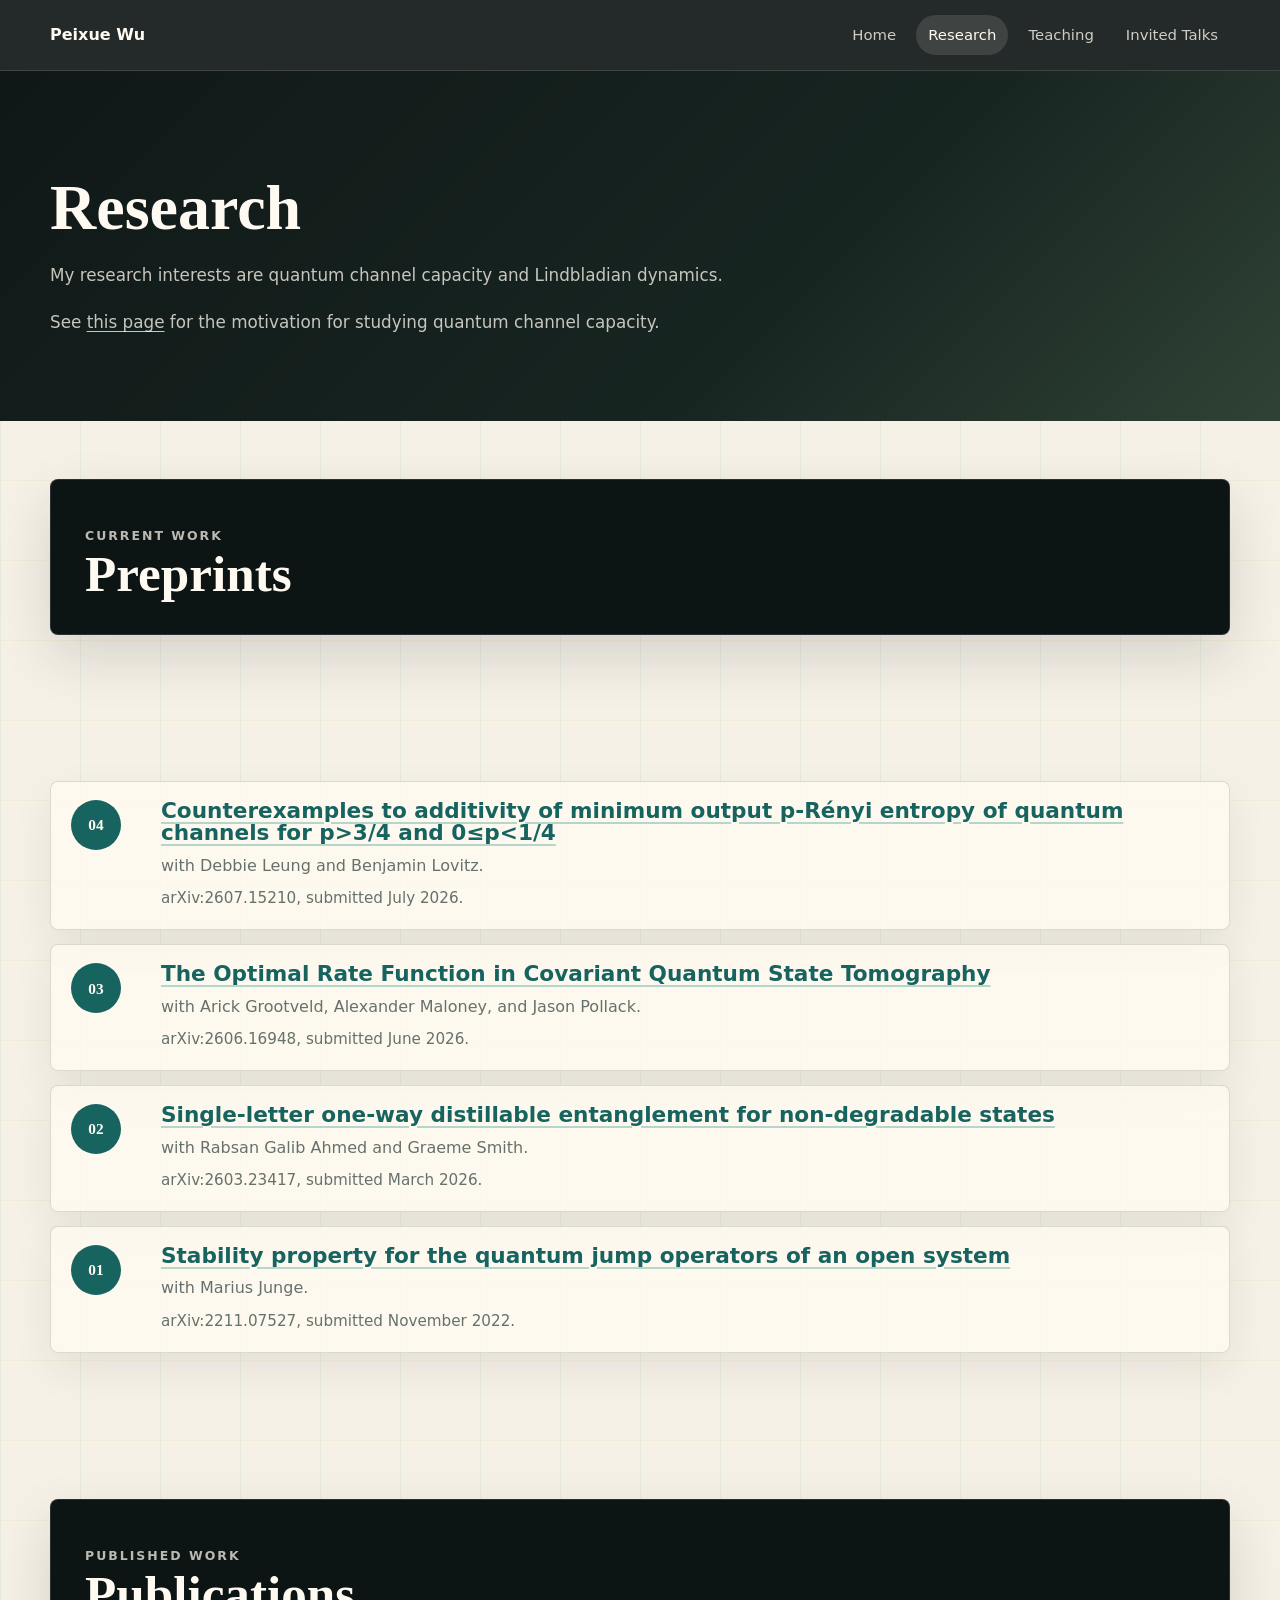
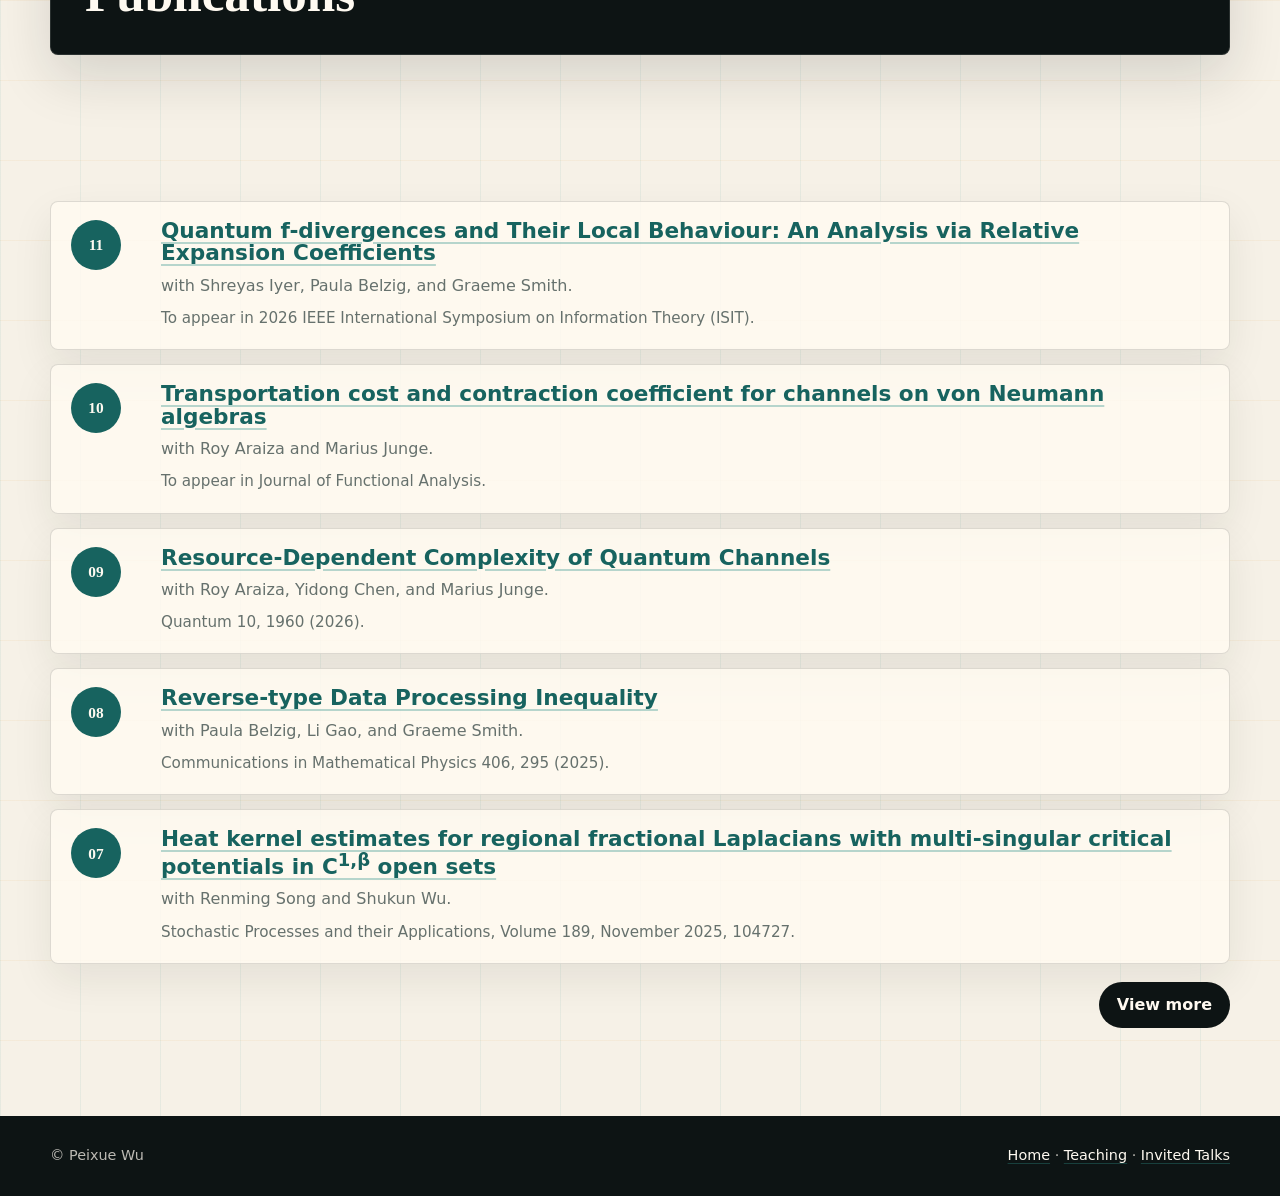
<file: research.html>
<!DOCTYPE html>
<html lang="en">
<head>
  <meta charset="utf-8">
  <meta name="viewport" content="width=device-width, initial-scale=1">
  <meta name="description" content="Research publications and preprints by Peixue Wu.">
  <title>Research &middot; Peixue Wu</title>
  <link rel="stylesheet" href="assets/site.css">
</head>
<body>
  <div class="site-shell">
    <header class="topbar">
      <nav class="nav" aria-label="Main navigation">
        <a class="brand" href="index.html">
          <strong>Peixue Wu</strong>
        </a>
        <div class="nav-links">
          <a href="index.html">Home</a>
          <a href="research.html" aria-current="page">Research</a>
          <a href="teaching.html">Teaching</a>
          <a href="talks.html">Invited Talks</a>
        </div>
      </nav>
    </header>

    <main>
      <section class="page-hero">
        <div class="page-title">
          <h1>Research</h1>
          <p>My research interests are quantum channel capacity and Lindbladian dynamics.</p>
          <p>See <a href="notes/shannon-to-quantum.html" style="color: inherit; text-decoration: underline; text-underline-offset: 0.16em;">this page</a> for the motivation for studying quantum channel capacity.</p>
        </div>
      </section>

      <section class="section tight">
        <div class="research-banner research-banner-compact">
          <div>
            <p class="eyebrow">Current Work</p>
            <h2>Preprints</h2>
          </div>
        </div>
      </section>

      <section class="section tight">
        <div class="research-group" data-page-size="5">
          <div class="research-list">
            <article class="publication research-paper">
              <div class="pub-index">04</div>
              <div>
                <h2><a href="https://arxiv.org/abs/2607.15210" target="_blank" rel="noopener">Counterexamples to additivity of minimum output p-R&eacute;nyi entropy of quantum channels for p&gt;3/4 and 0&le;p&lt;1/4</a></h2>
                <p>with Debbie Leung and Benjamin Lovitz.</p>
                <div class="pub-meta">arXiv:2607.15210, submitted July 2026.</div>
              </div>
            </article>

            <article class="publication research-paper">
              <div class="pub-index">03</div>
              <div>
                <h2><a href="https://arxiv.org/abs/2606.16948" target="_blank" rel="noopener">The Optimal Rate Function in Covariant Quantum State Tomography</a></h2>
                <p>with Arick Grootveld, Alexander Maloney, and Jason Pollack.</p>
                <div class="pub-meta">arXiv:2606.16948, submitted June 2026.</div>
              </div>
            </article>

            <article class="publication research-paper">
              <div class="pub-index">02</div>
              <div>
                <h2><a href="https://arxiv.org/abs/2603.23417" target="_blank" rel="noopener">Single-letter one-way distillable entanglement for non-degradable states</a></h2>
                <p>with Rabsan Galib Ahmed and Graeme Smith.</p>
                <div class="pub-meta">arXiv:2603.23417, submitted March 2026.</div>
              </div>
            </article>

            <article class="publication research-paper">
              <div class="pub-index">01</div>
              <div>
                <h2><a href="https://arxiv.org/abs/2211.07527" target="_blank" rel="noopener">Stability property for the quantum jump operators of an open system</a></h2>
                <p>with Marius Junge.</p>
                <div class="pub-meta">arXiv:2211.07527, submitted November 2022.</div>
              </div>
            </article>
          </div>

          <button class="view-more" type="button">View more</button>
        </div>
      </section>

      <section class="section tight">
        <div class="research-banner research-banner-compact">
          <div>
            <p class="eyebrow">Published Work</p>
            <h2>Publications</h2>
          </div>
        </div>
      </section>

      <section class="section tight">
        <div class="research-group" data-page-size="5">
          <div class="research-list">
            <article class="publication research-paper">
              <div class="pub-index">11</div>
              <div>
                <h2><a href="https://arxiv.org/abs/2510.06183" target="_blank" rel="noopener">Quantum f-divergences and Their Local Behaviour: An Analysis via Relative Expansion Coefficients</a></h2>
                <p>with Shreyas Iyer, Paula Belzig, and Graeme Smith.</p>
                <div class="pub-meta">To appear in 2026 IEEE International Symposium on Information Theory (ISIT).</div>
              </div>
            </article>

            <article class="publication research-paper">
              <div class="pub-index">10</div>
              <div>
                <h2><a href="https://arxiv.org/abs/2506.04197" target="_blank" rel="noopener">Transportation cost and contraction coefficient for channels on von Neumann algebras</a></h2>
                <p>with Roy Araiza and Marius Junge.</p>
                <div class="pub-meta">To appear in Journal of Functional Analysis.</div>
              </div>
            </article>

            <article class="publication research-paper">
              <div class="pub-index">09</div>
              <div>
                <h2><a href="https://arxiv.org/abs/2303.11304" target="_blank" rel="noopener">Resource-Dependent Complexity of Quantum Channels</a></h2>
                <p>with Roy Araiza, Yidong Chen, and Marius Junge.</p>
                <div class="pub-meta">Quantum 10, 1960 (2026).</div>
              </div>
            </article>

            <article class="publication research-paper">
              <div class="pub-index">08</div>
              <div>
                <h2><a href="https://arxiv.org/abs/2411.19890" target="_blank" rel="noopener">Reverse-type Data Processing Inequality</a></h2>
                <p>with Paula Belzig, Li Gao, and Graeme Smith.</p>
                <div class="pub-meta">Communications in Mathematical Physics 406, 295 (2025).</div>
              </div>
            </article>

            <article class="publication research-paper">
              <div class="pub-index">07</div>
              <div>
                <h2><a href="https://arxiv.org/abs/2203.03891" target="_blank" rel="noopener">Heat kernel estimates for regional fractional Laplacians with multi-singular critical potentials in C<sup>1,&beta;</sup> open sets</a></h2>
                <p>with Renming Song and Shukun Wu.</p>
                <div class="pub-meta">Stochastic Processes and their Applications, Volume 189, November 2025, 104727.</div>
              </div>
            </article>

            <article class="publication research-paper">
              <div class="pub-index">06</div>
              <div>
                <h2><a href="https://arxiv.org/abs/2409.03927" target="_blank" rel="noopener">Additivity of quantum capacities in simple non-degradable quantum channels</a></h2>
                <p>with Graeme Smith.</p>
                <div class="pub-meta">IEEE Transactions on Information Theory, Vol. 71, Issue 8 (2025).</div>
              </div>
            </article>

            <article class="publication research-paper">
              <div class="pub-index">05</div>
              <div>
                <h2><a href="https://arxiv.org/abs/2510.04527" target="_blank" rel="noopener">Quantum capacity amplification via privacy</a></h2>
                <p>with Yunkai Wang.</p>
                <div class="pub-meta">2025 IEEE International Symposium on Information Theory (ISIT), pp. 1976-1981. Extended version: arXiv:2510.04527.</div>
              </div>
            </article>

            <article class="publication research-paper">
              <div class="pub-index">04</div>
              <div>
                <h2><a href="https://arxiv.org/abs/2407.15357" target="_blank" rel="noopener">Lower bound for simulation cost of open quantum systems: Lipschitz continuity approach</a></h2>
                <p>with Zhiyan Ding, Marius Junge, and Philipp Schleich.</p>
                <div class="pub-meta">Communications in Mathematical Physics 406, no. 3 (2025): 60.</div>
              </div>
            </article>

            <article class="publication research-paper">
              <div class="pub-index">03</div>
              <div>
                <h2><a href="https://arxiv.org/abs/2310.00762" target="_blank" rel="noopener">A note on the stabilizer formalism via noncommutative graphs</a></h2>
                <p>with Roy Araiza, Jihong Cai, Yushan Chen, Abraham Holtermann, Chieh Hsu, Tushar Mohan, and Zeyuan Yu.</p>
                <div class="pub-meta">Quantum Information Processing 23, 84 (2024).</div>
              </div>
            </article>

            <article class="publication research-paper">
              <div class="pub-index">02</div>
              <div>
                <h2><a href="https://ieeexplore.ieee.org/abstract/document/10206477" target="_blank" rel="noopener">*Quantum secret sharing and tripartite information</a></h2>
                <p>with Marius Junge, Chloe Kim, and Guangkuo Liu.</p>
                <div class="pub-meta">2023 IEEE International Symposium on Information Theory (ISIT), pp. 1931-1936.</div>
              </div>
            </article>

            <article class="publication research-paper">
              <div class="pub-index">01</div>
              <div>
                <h2><a href="https://arxiv.org/abs/2009.06866" target="_blank" rel="noopener">*Time fractional stochastic differential equations driven by pure jump L&eacute;vy noise</a></h2>
                <p>with Zhiwei Yang, Hong Wang, and Renming Song.</p>
                <div class="pub-meta">Journal of Mathematical Analysis and Applications 503 (2021): 125412.</div>
              </div>
            </article>
          </div>

          <button class="view-more" type="button">View more</button>
        </div>
      </section>
    </main>

    <footer class="footer">
      <div class="footer-inner">
        <span>&copy; Peixue Wu</span>
        <span><a href="index.html">Home</a> &middot; <a href="teaching.html">Teaching</a> &middot; <a href="talks.html">Invited Talks</a></span>
      </div>
    </footer>
  </div>

  <script>
    document.querySelectorAll("[data-page-size]").forEach((group) => {
      const pageSize = Number(group.dataset.pageSize || 5);
      const items = Array.from(group.querySelectorAll(".publication"));
      const button = group.querySelector(".view-more");
      let expanded = false;

      function render() {
        const visible = expanded ? items.length : pageSize;

        items.forEach((item, index) => {
          item.classList.toggle("is-hidden", index >= visible);
        });

        if (!button || items.length <= pageSize) {
          if (button) button.hidden = true;
          return;
        }

        button.hidden = false;
        button.textContent = expanded ? "View less" : "View more";
      }

      if (button) {
        button.addEventListener("click", () => {
          expanded = !expanded;
          render();
        });
      }

      render();
    });
  </script>
</body>
</html>
</file>
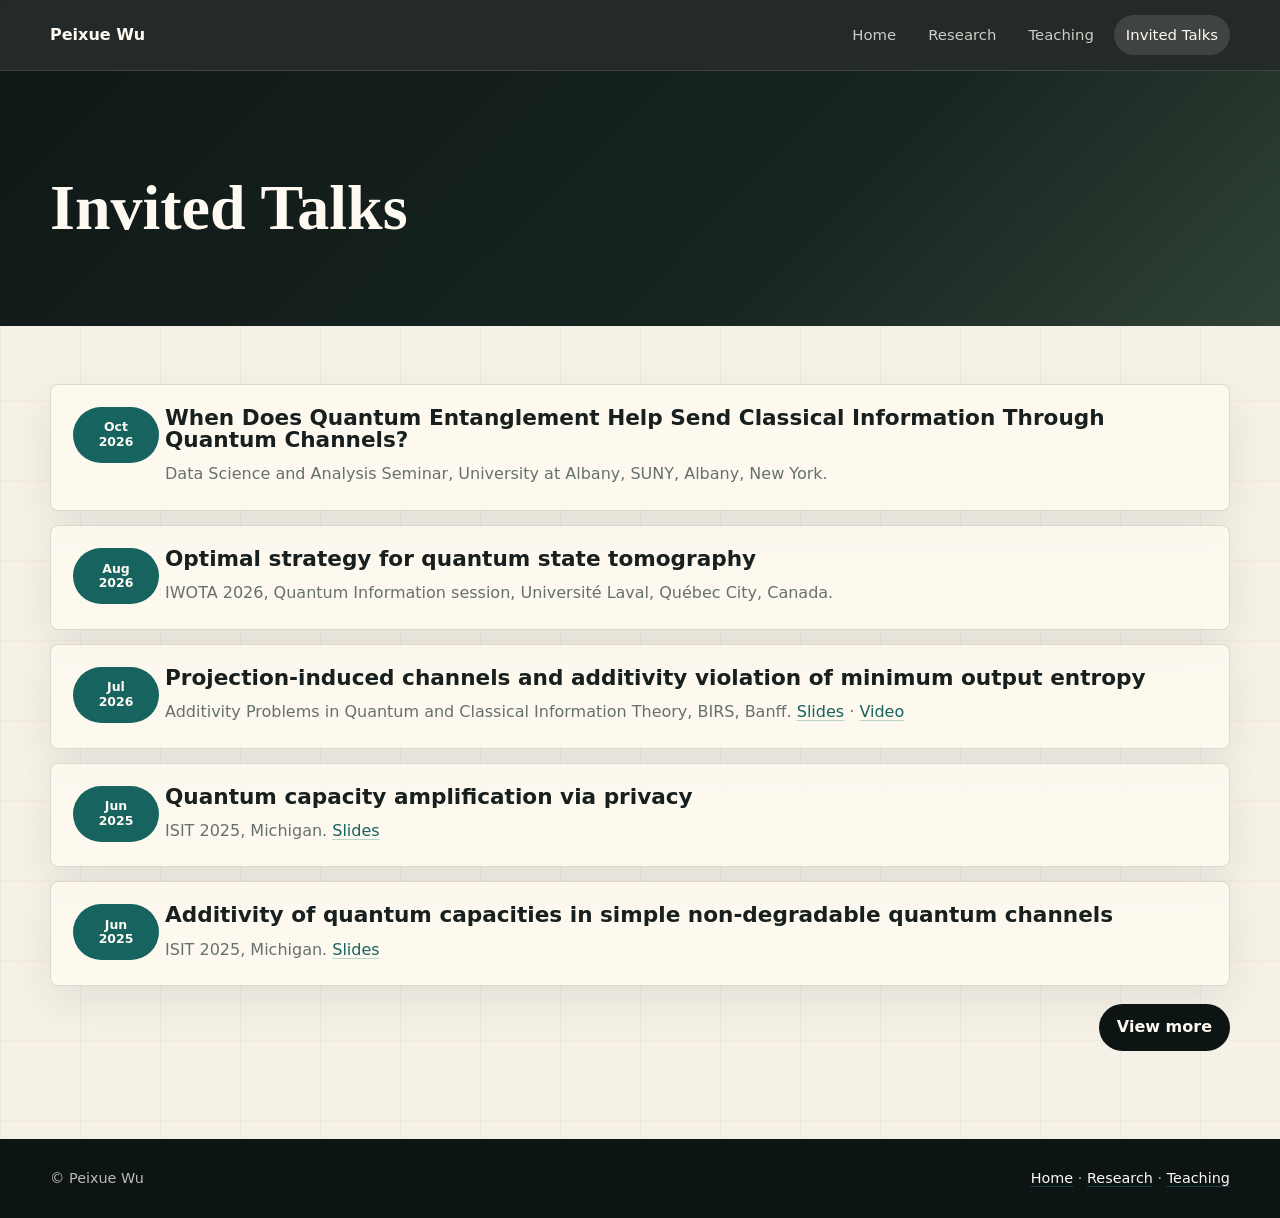
<file: talks.html>
<!DOCTYPE html>
<html lang="en">
<head>
  <meta charset="utf-8">
  <meta name="viewport" content="width=device-width, initial-scale=1">
  <meta name="description" content="Invited talks by Peixue Wu.">
  <title>Invited Talks &middot; Peixue Wu</title>
  <link rel="stylesheet" href="assets/site.css">
</head>
<body>
  <div class="site-shell">
    <header class="topbar">
      <nav class="nav" aria-label="Main navigation">
        <a class="brand" href="index.html">
          <strong>Peixue Wu</strong>
        </a>
        <div class="nav-links">
          <a href="index.html">Home</a>
          <a href="research.html">Research</a>
          <a href="teaching.html">Teaching</a>
          <a href="talks.html" aria-current="page">Invited Talks</a>
        </div>
      </nav>
    </header>

    <main>
      <section class="page-hero">
        <div class="page-title">
          <h1>Invited Talks</h1>
        </div>
      </section>

      <section class="section tight">
        <div class="research-group" data-page-size="5">
          <div class="research-list">
          <article class="publication">
            <div class="pub-index term-index">Oct<br>2026</div>
            <div>
              <h2>When Does Quantum Entanglement Help Send Classical Information Through Quantum Channels?</h2>
              <p>Data Science and Analysis Seminar, University at Albany, SUNY, Albany, New York.</p>
            </div>
          </article>

          <article class="publication">
            <div class="pub-index term-index">Aug<br>2026</div>
            <div>
              <h2>Optimal strategy for quantum state tomography</h2>
              <p>IWOTA 2026, Quantum Information session, Universit&eacute; Laval, Qu&eacute;bec City, Canada.</p>
            </div>
          </article>

          <article class="publication">
            <div class="pub-index term-index">Jul<br>2026</div>
            <div>
              <h2>Projection-induced channels and additivity violation of minimum output entropy</h2>
              <p>Additivity Problems in Quantum and Classical Information Theory, BIRS, Banff. <a href="slides/Slides_BIRS.pdf" target="_blank" rel="noopener">Slides</a> &middot; <a href="https://www.birs.ca/events/2026/5-day-workshops/26w5621/videos/watch/202607141513-Wu.html" target="_blank" rel="noopener">Video</a></p>
            </div>
          </article>

          <article class="publication">
            <div class="pub-index term-index">Jun<br>2025</div>
            <div>
              <h2>Quantum capacity amplification via privacy</h2>
              <p>ISIT 2025, Michigan. <a href="slides/Quantum_capacity_amplification_via_Privacy.pptx" target="_blank" rel="noopener">Slides</a></p>
            </div>
          </article>

          <article class="publication">
            <div class="pub-index term-index">Jun<br>2025</div>
            <div>
              <h2>Additivity of quantum capacities in simple non-degradable quantum channels</h2>
              <p>ISIT 2025, Michigan. <a href="slides/Additivity_of_quantum_capacities_in_simple_non-degradable_quantum.pptx" target="_blank" rel="noopener">Slides</a></p>
            </div>
          </article>

          <article class="publication">
            <div class="pub-index term-index">Jun<br>2025</div>
            <div>
              <h2>Transportation cost and contraction coefficient for channels on von Neumann algebras</h2>
              <p>Operator Algebra and Quantum Information, Vern Paulsen's retirement, Waterloo. <a href="slides/transportation_cost.pptx" target="_blank" rel="noopener">Slides</a></p>
            </div>
          </article>

          <article class="publication">
            <div class="pub-index term-index">Apr<br>2025</div>
            <div>
              <h2>From noncommutative optimal transport to limitations of quantum simulation</h2>
              <p>Noncommutative Optimal Transport Workshop II, UCLA. <a href="https://www.youtube.com/watch?v=5Xhm7906s0A" target="_blank" rel="noopener">Video</a></p>
            </div>
          </article>

          <article class="publication">
            <div class="pub-index term-index">Feb<br>2025</div>
            <div>
              <h2>Lower bound for simulation cost of open quantum systems</h2>
              <p>QIP 2025, Raleigh. <a href="slides/qip.pptx" target="_blank" rel="noopener">Slides</a></p>
            </div>
          </article>

          <article class="publication">
            <div class="pub-index term-index">Jan<br>2025</div>
            <div>
              <h2>Additivity of quantum capacities in simple non-degradable quantum channels</h2>
              <p>IQC Math and CS Seminar, Waterloo.</p>
            </div>
          </article>

          <article class="publication">
            <div class="pub-index term-index">Nov<br>2024</div>
            <div>
              <h2>Reverse-type data processing inequality</h2>
              <p>University of Illinois Urbana-Champaign.</p>
            </div>
          </article>

          <article class="publication">
            <div class="pub-index term-index">Nov<br>2024</div>
            <div>
              <h2>Lower bound for gate complexity via quantum optimal transport</h2>
              <p>UC Berkeley.</p>
            </div>
          </article>

          <article class="publication">
            <div class="pub-index term-index">Sep<br>2024</div>
            <div>
              <h2>Lower bound for simulation cost of quantum Markov semigroups</h2>
              <p>Wuhan University.</p>
            </div>
          </article>

          <article class="publication">
            <div class="pub-index term-index">Aug<br>2024</div>
            <div>
              <h2>Additivity of quantum capacities in simple non-degradable quantum channels</h2>
              <p>Beyond IID 2024, UIUC.</p>
            </div>
          </article>

          <article class="publication">
            <div class="pub-index term-index">Nov<br>2023</div>
            <div>
              <h2>Resource-Dependent Complexity of Quantum Channels</h2>
              <p>Harbin Institute of Technology.</p>
            </div>
          </article>

          <article class="publication">
            <div class="pub-index term-index">Aug<br>2023</div>
            <div>
              <h2>Resource-Dependent Complexity of Quantum Channels</h2>
              <p>Beyond IID 2023, University of T&uuml;bingen.</p>
            </div>
          </article>

          <article class="publication">
            <div class="pub-index term-index">Mar<br>2023</div>
            <div>
              <h2>Stability property of open quantum systems</h2>
              <p>Michigan State University.</p>
            </div>
          </article>

          <article class="publication">
            <div class="pub-index term-index">Sep<br>2022</div>
            <div>
              <h2>Heat kernel estimates for non-local operators with multi-singular killing potential</h2>
              <p>UW Madison Conference.</p>
            </div>
          </article>

          <article class="publication">
            <div class="pub-index term-index">May<br>2022</div>
            <div>
              <h2>Aspects of large deviation theory for open quantum systems</h2>
              <p>Operator Algebra Seminar, UIUC.</p>
            </div>
          </article>

          <article class="publication">
            <div class="pub-index term-index">Apr<br>2022</div>
            <div>
              <h2>Stability property of open quantum systems</h2>
              <p>World Quantum Days, UIUC Physics.</p>
            </div>
          </article>

          <article class="publication">
            <div class="pub-index term-index">Mar<br>2022</div>
            <div>
              <h2>Stability of complete entropic inequalities for quantum Markov semigroup</h2>
              <p>AMS Spring Central Meeting.</p>
            </div>
          </article>

          <article class="publication">
            <div class="pub-index term-index">Feb<br>2022</div>
            <div>
              <h2>Non-local operators: heat kernel estimates with multi-singular killing potential</h2>
              <p>Non-local Operators Workshop.</p>
            </div>
          </article>

          <article class="publication">
            <div class="pub-index term-index">Nov<br>2021</div>
            <div>
              <h2>Heat kernel estimates for non-local operators with multi-singular killing potential</h2>
              <p>Frontier Probability Days.</p>
            </div>
          </article>

          <article class="publication">
            <div class="pub-index term-index">Mar<br>2021</div>
            <div>
              <h2>Intrinsic probability for quantum Markov semigroups</h2>
              <p>Probability Seminar, UIUC.</p>
            </div>
          </article>

          <article class="publication">
            <div class="pub-index term-index">Jan<br>2021</div>
            <div>
              <h2>Quantum Secret Sharing and Tripartite Information</h2>
              <p>Operator Algebra Seminar, UIUC.</p>
            </div>
          </article>
          </div>

          <button class="view-more" type="button">View more</button>
        </div>
      </section>
    </main>

    <footer class="footer">
      <div class="footer-inner">
        <span>&copy; Peixue Wu</span>
        <span><a href="index.html">Home</a> &middot; <a href="research.html">Research</a> &middot; <a href="teaching.html">Teaching</a></span>
      </div>
    </footer>
  </div>

  <script>
    document.querySelectorAll("[data-page-size]").forEach((group) => {
      const pageSize = Number(group.dataset.pageSize || 5);
      const items = Array.from(group.querySelectorAll(".publication"));
      const button = group.querySelector(".view-more");
      let expanded = false;

      function render() {
        const visible = expanded ? items.length : pageSize;

        items.forEach((item, index) => {
          item.classList.toggle("is-hidden", index >= visible);
        });

        if (!button || items.length <= pageSize) {
          if (button) button.hidden = true;
          return;
        }

        button.hidden = false;
        button.textContent = expanded ? "View less" : "View more";
      }

      if (button) {
        button.addEventListener("click", () => {
          expanded = !expanded;
          render();
        });
      }

      render();
    });
  </script>
</body>
</html>
</file>
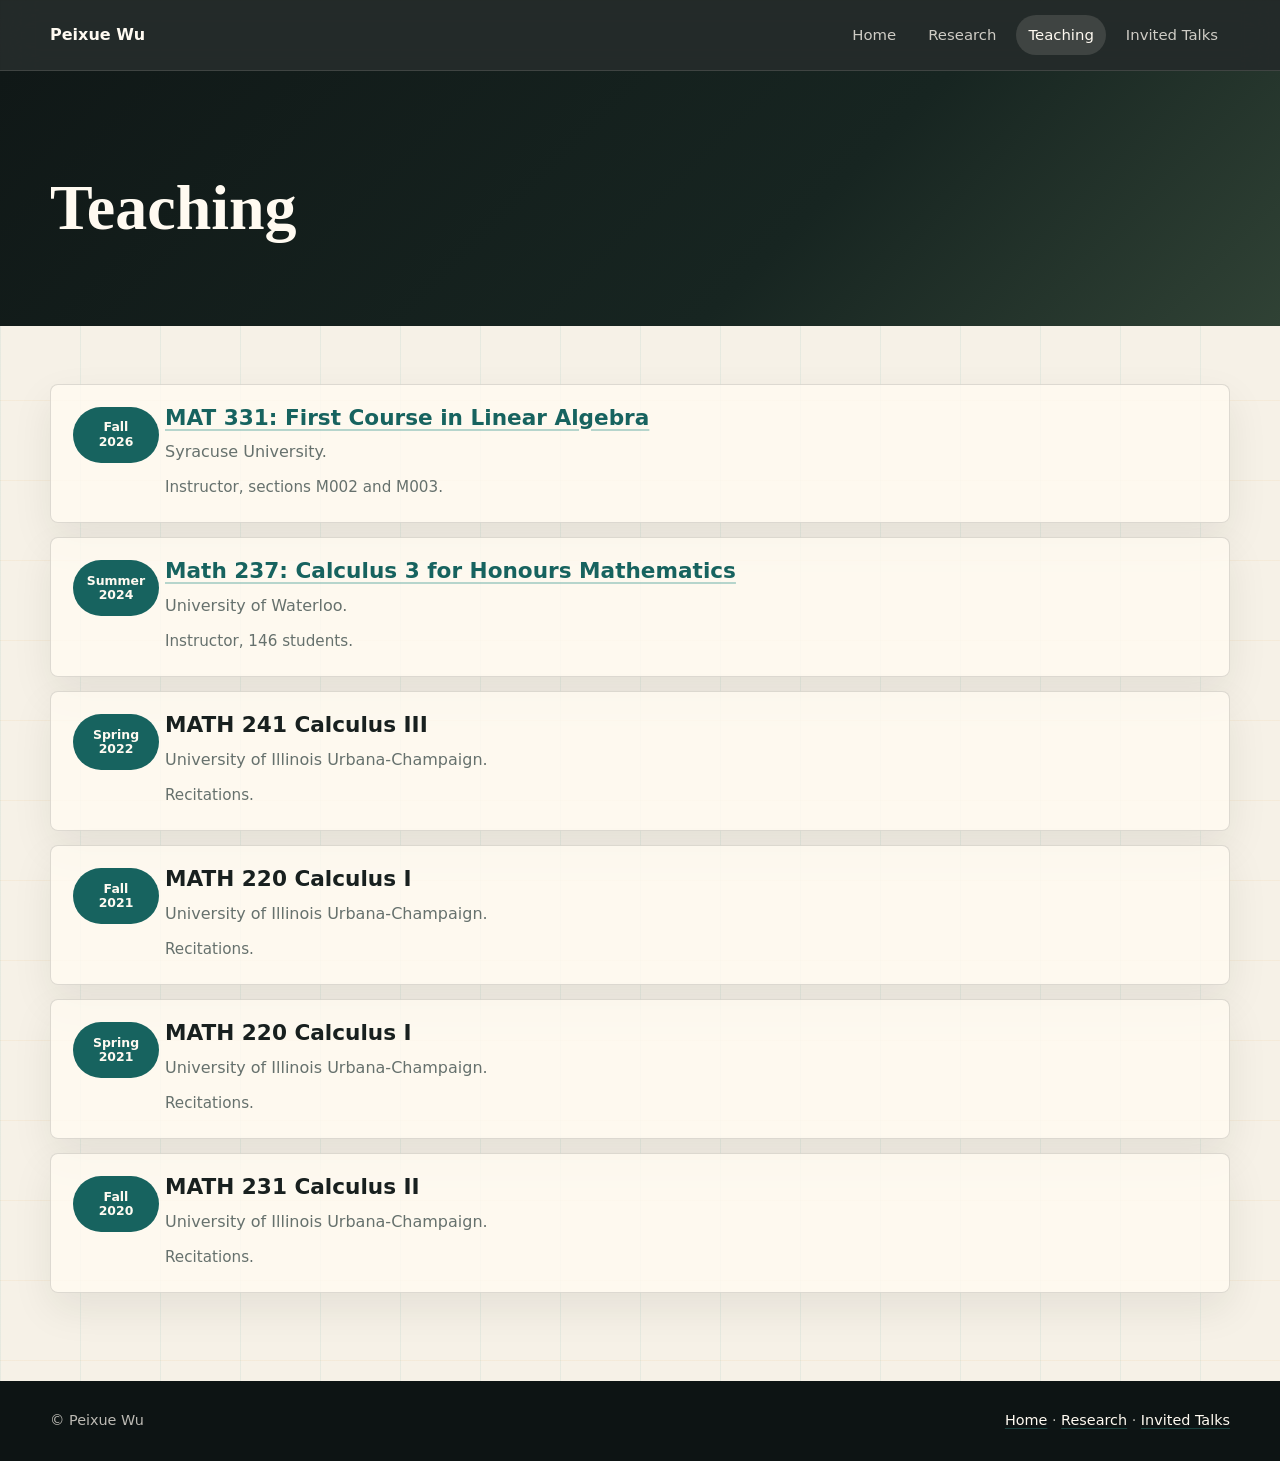
<file: teaching.html>
<!DOCTYPE html>
<html lang="en">
<head>
  <meta charset="utf-8">
  <meta name="viewport" content="width=device-width, initial-scale=1">
  <meta name="description" content="Teaching by Peixue Wu.">
  <title>Teaching &middot; Peixue Wu</title>
  <link rel="stylesheet" href="assets/site.css">
</head>
<body>
  <div class="site-shell">
    <header class="topbar">
      <nav class="nav" aria-label="Main navigation">
        <a class="brand" href="index.html">
          <strong>Peixue Wu</strong>
        </a>
        <div class="nav-links">
          <a href="index.html">Home</a>
          <a href="research.html">Research</a>
          <a href="teaching.html" aria-current="page">Teaching</a>
          <a href="talks.html">Invited Talks</a>
        </div>
      </nav>
    </header>

    <main>
      <section class="page-hero">
        <div class="page-title">
          <h1>Teaching</h1>
        </div>
      </section>

      <section class="section tight">
        <div class="research-list">
          <article class="publication">
            <div class="pub-index term-index">Fall<br>2026</div>
            <div>
              <h2><a href="mat331/">MAT 331: First Course in Linear Algebra</a></h2>
              <p>Syracuse University.</p>
              <div class="pub-meta">Instructor, sections M002 and M003.</div>
            </div>
          </article>

          <article class="publication">
            <div class="pub-index term-index">Summer<br>2024</div>
            <div>
              <h2><a href="https://peixue-wu.github.io/2024math237/" target="_blank" rel="noopener">Math 237: Calculus 3 for Honours Mathematics</a></h2>
              <p>University of Waterloo.</p>
              <div class="pub-meta">Instructor, 146 students.</div>
            </div>
          </article>

          <article class="publication">
            <div class="pub-index term-index">Spring<br>2022</div>
            <div>
              <h2>MATH 241 Calculus III</h2>
              <p>University of Illinois Urbana-Champaign.</p>
              <div class="pub-meta">Recitations.</div>
            </div>
          </article>

          <article class="publication">
            <div class="pub-index term-index">Fall<br>2021</div>
            <div>
              <h2>MATH 220 Calculus I</h2>
              <p>University of Illinois Urbana-Champaign.</p>
              <div class="pub-meta">Recitations.</div>
            </div>
          </article>

          <article class="publication">
            <div class="pub-index term-index">Spring<br>2021</div>
            <div>
              <h2>MATH 220 Calculus I</h2>
              <p>University of Illinois Urbana-Champaign.</p>
              <div class="pub-meta">Recitations.</div>
            </div>
          </article>

          <article class="publication">
            <div class="pub-index term-index">Fall<br>2020</div>
            <div>
              <h2>MATH 231 Calculus II</h2>
              <p>University of Illinois Urbana-Champaign.</p>
              <div class="pub-meta">Recitations.</div>
            </div>
          </article>
        </div>
      </section>
    </main>

    <footer class="footer">
      <div class="footer-inner">
        <span>&copy; Peixue Wu</span>
        <span><a href="index.html">Home</a> &middot; <a href="research.html">Research</a> &middot; <a href="talks.html">Invited Talks</a></span>
      </div>
    </footer>
  </div>
</body>
</html>
</file>
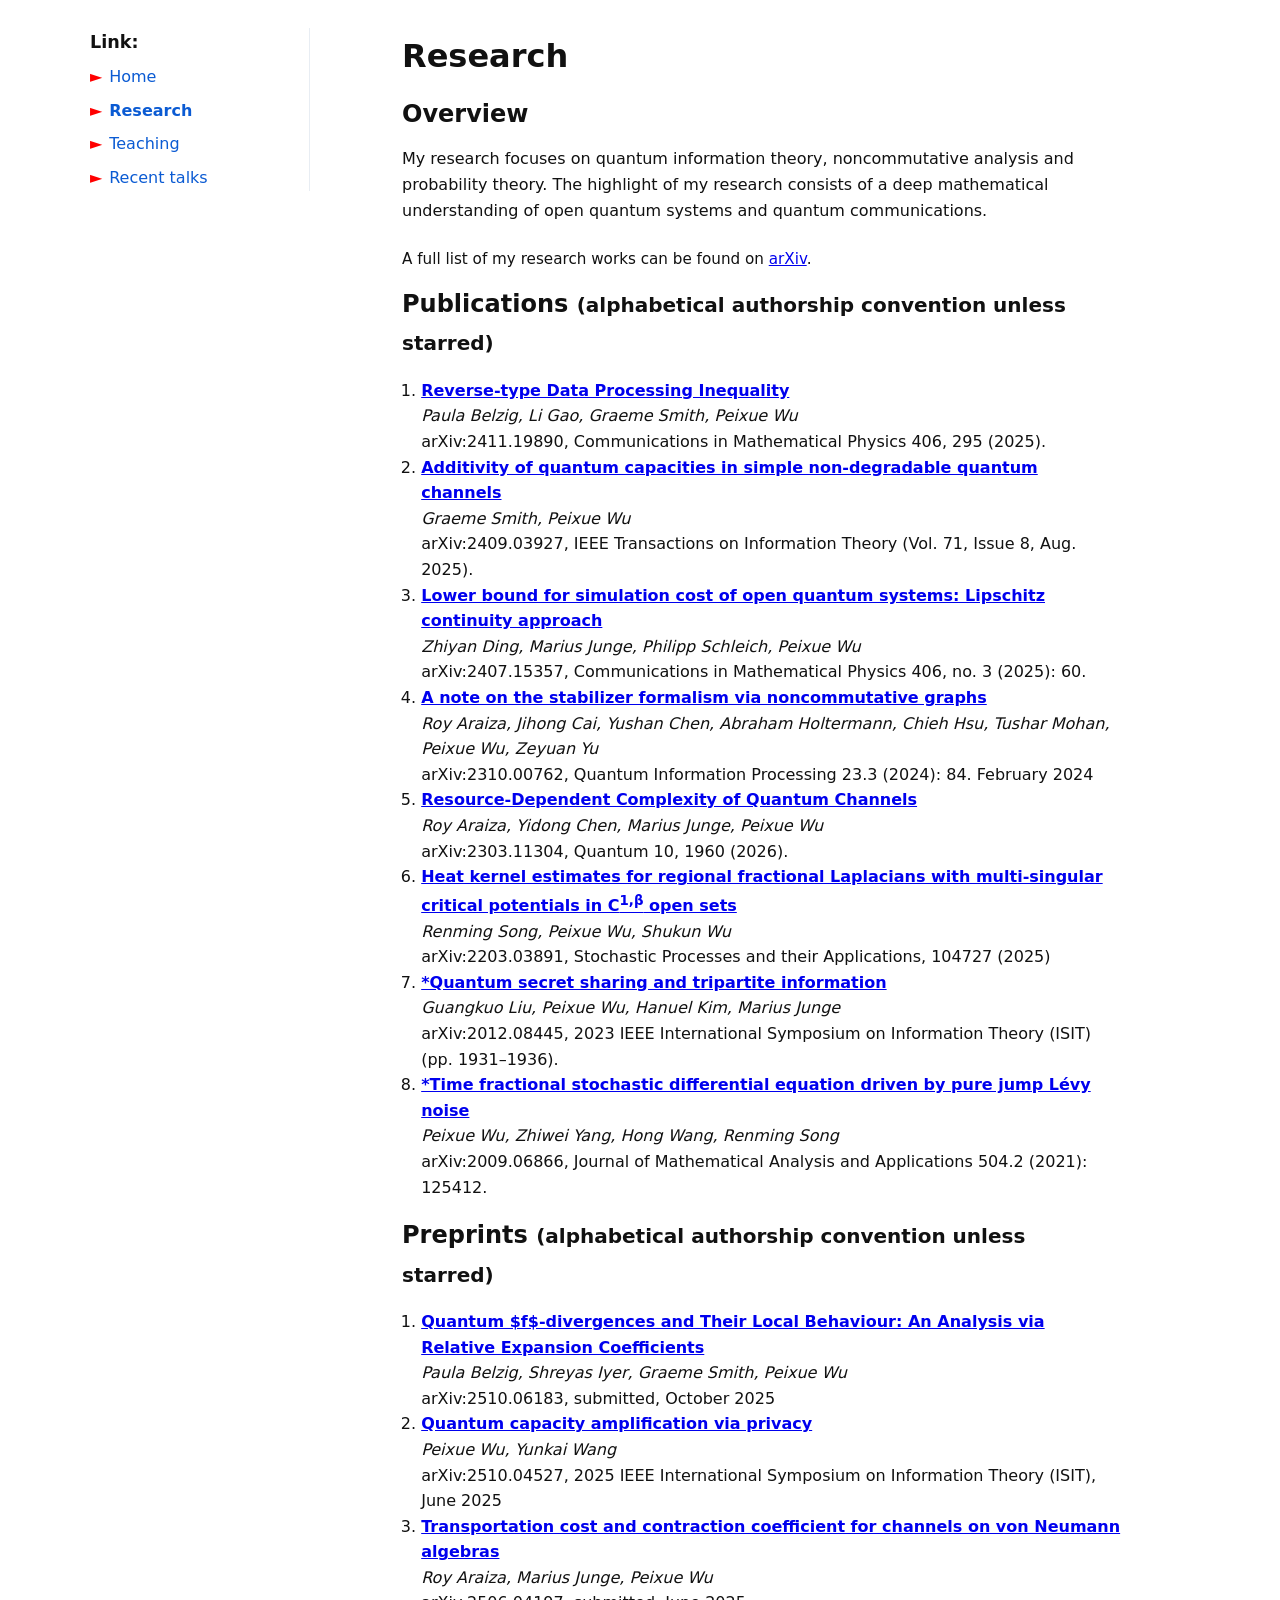
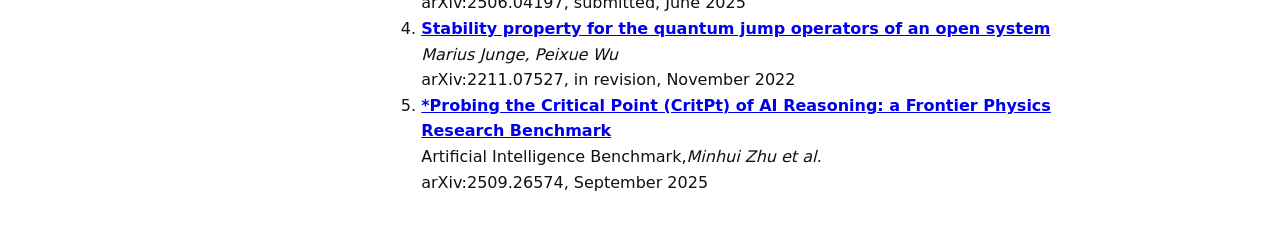
<file: legacy/research.html>
<!DOCTYPE html>
<html lang="en" xmlns="http://www.w3.org/TR/REC-html40">
<head>
  <meta charset="utf-8" />
  <meta name="viewport" content="width=device-width, initial-scale=1" />
  <title>Research - Peixue Wu</title>

  <!-- Same layout + styles as your main page -->
  <style>
    /* Reset-ish */
    html, body { height: 100%; }
    body { margin: 0; font: 16px/1.6 system-ui,-apple-system,Segoe UI,Roboto,Arial,"Helvetica Neue",Helvetica,"Noto Sans",sans-serif; color:#111; }

    /* --- Page Layout (same as index.html) --- */
    .layout {
      display: grid;
      grid-template-columns: 220px minmax(0, 1fr);
      gap: 24px;
      max-width: 1100px;
      margin: 0 auto;
      padding: 28px 20px;
    }

    /* Left sidebar */
    .sidebar { position: sticky; top: 20px; align-self: start; border-right: 1px solid #e8edf3; padding-right: 16px; }
    .sidebar .brand { font-weight: 700; font-size: 1.1rem; margin: 0 0 8px; }
    .sidebar nav ul { list-style: none; margin: 0; padding: 0; }
    .sidebar nav li + li { margin-top: 8px; }
    .sidebar a { text-decoration: none; color: #0b5bd3; }
    .sidebar a:hover { text-decoration: underline; }
    .sidebar a.active { font-weight: 600; }

    /* Red arrows in the LEFT SIDEBAR (same format/location as Home) */
    .sidebar nav li::before {
      content: "►";
      display: block;
      float: left;
      width: 1.2em;
      color: #ff0000;
    }
    .sidebar nav a { display: block; } /* ensures text lines up to the right of the arrow */

    /* Center/narrow content column */
    .content { max-width: 720px; margin: 0 auto; }
    .content p { margin: 0 0 0.85rem; }
    .content h1, .content h2 { margin: 0.2rem 0 0.8rem; font-weight: 700; }

    /* Keep numbered lists normal inside main content (no arrows) */
    .content ol { list-style: decimal; padding-left: 1.2em; }
    .content ol li::before { content: none !important; }

    /* Responsive */
    @media (max-width: 800px) {
      .layout { grid-template-columns: 1fr; }
      .sidebar { position: static; border-right: 0; border-bottom: 1px solid #e8edf3; padding-bottom: 12px; margin-bottom: 16px; }
      .sidebar nav ul { display: flex; gap: 14px; flex-wrap: wrap; }
      .content { max-width: 100%; }
    }
  </style>
</head>

<body>
  <div class="layout">
    <!-- Left navigation sidebar (identical structure) -->
    <aside class="sidebar">
      <div class="brand">Link:</div>
      <nav>
        <ul>
          <li><a href="index.html#home">Home</a></li>
          <li><a class="active" href="research.html">Research</a></li>
          <li><a href="teaching.html">Teaching</a></li>
          <li><a href="talks.html">Recent talks</a></li>
        </ul>
      </nav>
    </aside>

    <!-- Centered content column -->
    <main class="content">
      <h1>Research</h1>

      <section>
        <h2>Overview</h2>
        <p>
          My research focuses on quantum information theory, noncommutative analysis and probability theory. The highlight of my research consists of a deep mathematical understanding of open quantum systems and quantum communications.
        </p>
      </section>
       <p style="margin-top:1.5rem;font-size:0.95rem;">
        A full list of my research works can be found on
        <a href="https://arxiv.org/search/?query=Wu%2C+Peixue&searchtype=all&abstracts=show&order=-announced_date_first&size=50" target="_blank" rel="noopener">arXiv</a>.
      </p>
      <section>
        <h2>Publications <small>(alphabetical authorship convention unless starred)</small></h2>
        <ol>
          <li>
            <strong><a href="https://arxiv.org/abs/2411.19890" target="_blank" rel="noopener">Reverse-type Data Processing Inequality</a></strong><br>
            <em>Paula Belzig, Li Gao, Graeme Smith, Peixue Wu</em><br>
            <span>arXiv:2411.19890, Communications in Mathematical Physics 406, 295 (2025).</span>
          </li>
          <li>
            <strong><a href="https://arxiv.org/abs/2409.03927" target="_blank" rel="noopener">Additivity of quantum capacities in simple non-degradable quantum channels</a></strong><br>
            <em>Graeme Smith, Peixue Wu</em><br>
            <span>arXiv:2409.03927, IEEE Transactions on Information Theory (Vol. 71, Issue 8, Aug. 2025).</span>
          </li>
          <li>
            <strong><a href="https://link.springer.com/article/10.1007/s00220-025-05240-6" target="_blank" rel="noopener">Lower bound for simulation cost of open quantum systems: Lipschitz continuity approach</a></strong><br>
            <em>Zhiyan Ding, Marius Junge, Philipp Schleich, Peixue Wu</em><br>
            <span>arXiv:2407.15357, Communications in Mathematical Physics 406, no. 3 (2025): 60.</span>
          </li>
          <li>
            <strong><a href="https://link.springer.com/article/10.1007/s11128-024-04291-3" target="_blank" rel="noopener">A note on the stabilizer formalism via noncommutative graphs</a></strong><br>
            <em>Roy Araiza, Jihong Cai, Yushan Chen, Abraham Holtermann, Chieh Hsu, Tushar Mohan, Peixue Wu, Zeyuan Yu</em><br>
            <span>arXiv:2310.00762, Quantum Information Processing 23.3 (2024): 84. February 2024</span>
          </li>
          <li>
            <strong><a href="https://arxiv.org/abs/2303.11304" target="_blank" rel="noopener">Resource-Dependent Complexity of Quantum Channels</a></strong><br>
            <em>Roy Araiza, Yidong Chen, Marius Junge, Peixue Wu</em><br>
            <span>arXiv:2303.11304, Quantum 10, 1960 (2026).</span>
          </li>
          <li>
            <strong><a href="https://arxiv.org/abs/2203.03891" target="_blank" rel="noopener">Heat kernel estimates for regional fractional Laplacians with multi-singular critical potentials in C<sup>1,β</sup> open sets</a></strong><br>
            <em>Renming Song, Peixue Wu, Shukun Wu</em><br>
            <span>arXiv:2203.03891, Stochastic Processes and their Applications, 104727 (2025)</span>
          </li>
          <li>
            <strong><a href="https://ieeexplore.ieee.org/abstract/document/10206477" target="_blank" rel="noopener">*Quantum secret sharing and tripartite information</a></strong><br>
            <em>Guangkuo Liu, Peixue Wu, Hanuel Kim, Marius Junge</em><br>
            <span>arXiv:2012.08445, 2023 IEEE International Symposium on Information Theory (ISIT) (pp. 1931–1936).</span>
          </li>
          <li>
            <strong><a href="https://www.sciencedirect.com/science/article/pii/S0022247X21004911" target="_blank" rel="noopener">*Time fractional stochastic differential equation driven by pure jump Lévy noise</a></strong><br>
            <em>Peixue Wu, Zhiwei Yang, Hong Wang, Renming Song</em><br>
            <span>arXiv:2009.06866, Journal of Mathematical Analysis and Applications 504.2 (2021): 125412.</span>
          </li>
        </ol>
      </section>

        <section>
        <h2>Preprints <small>(alphabetical authorship convention unless starred)</small></h2>
        <ol>
          <li>
            <strong><a href="https://arxiv.org/abs/2510.06183" target="_blank" rel="noopener">Quantum $f$-divergences and Their Local Behaviour: An Analysis via Relative Expansion Coefficients</a></strong><br>
            <em>Paula Belzig, Shreyas Iyer, Graeme Smith, Peixue Wu</em><br>
            <span>arXiv:2510.06183, submitted, October 2025</span>
          </li>
          <li>
            <strong><a href="https://arxiv.org/abs/2510.04527" target="_blank" rel="noopener">Quantum capacity amplification via privacy</a></strong><br>
            <em>Peixue Wu, Yunkai Wang</em><br>
            <span>arXiv:2510.04527, 2025 IEEE International Symposium on Information Theory (ISIT), June 2025</span>
          </li>
          <li>
            <strong><a href="https://arxiv.org/abs/2506.04197" target="_blank" rel="noopener">Transportation cost and contraction coefficient for channels on von Neumann algebras</a></strong><br>
            <em>Roy Araiza, Marius Junge, Peixue Wu</em><br>
            <span>arXiv:2506.04197, submitted, June 2025</span>
          </li>
          <li>
            <strong><a href="https://arxiv.org/abs/2211.07527" target="_blank" rel="noopener">Stability property for the quantum jump operators of an open system</a></strong><br>
            <em>Marius Junge, Peixue Wu</em><br>
            <span>arXiv:2211.07527, in revision, November 2022</span>
          </li>
          <li>
            <strong><a href="https://arxiv.org/abs/2509.26574" target="_blank" rel="noopener">*Probing the Critical Point (CritPt) of AI Reasoning: a Frontier Physics Research Benchmark</a></strong><br>
            <span class="tag">Artificial Intelligence Benchmark,</span><em>Minhui Zhu et al.</em>
            <br>
            <span>arXiv:2509.26574, September 2025</span>
          </li>
        </ol>
      </section>

    </main>
  </div>
</body>
</html>
</file>
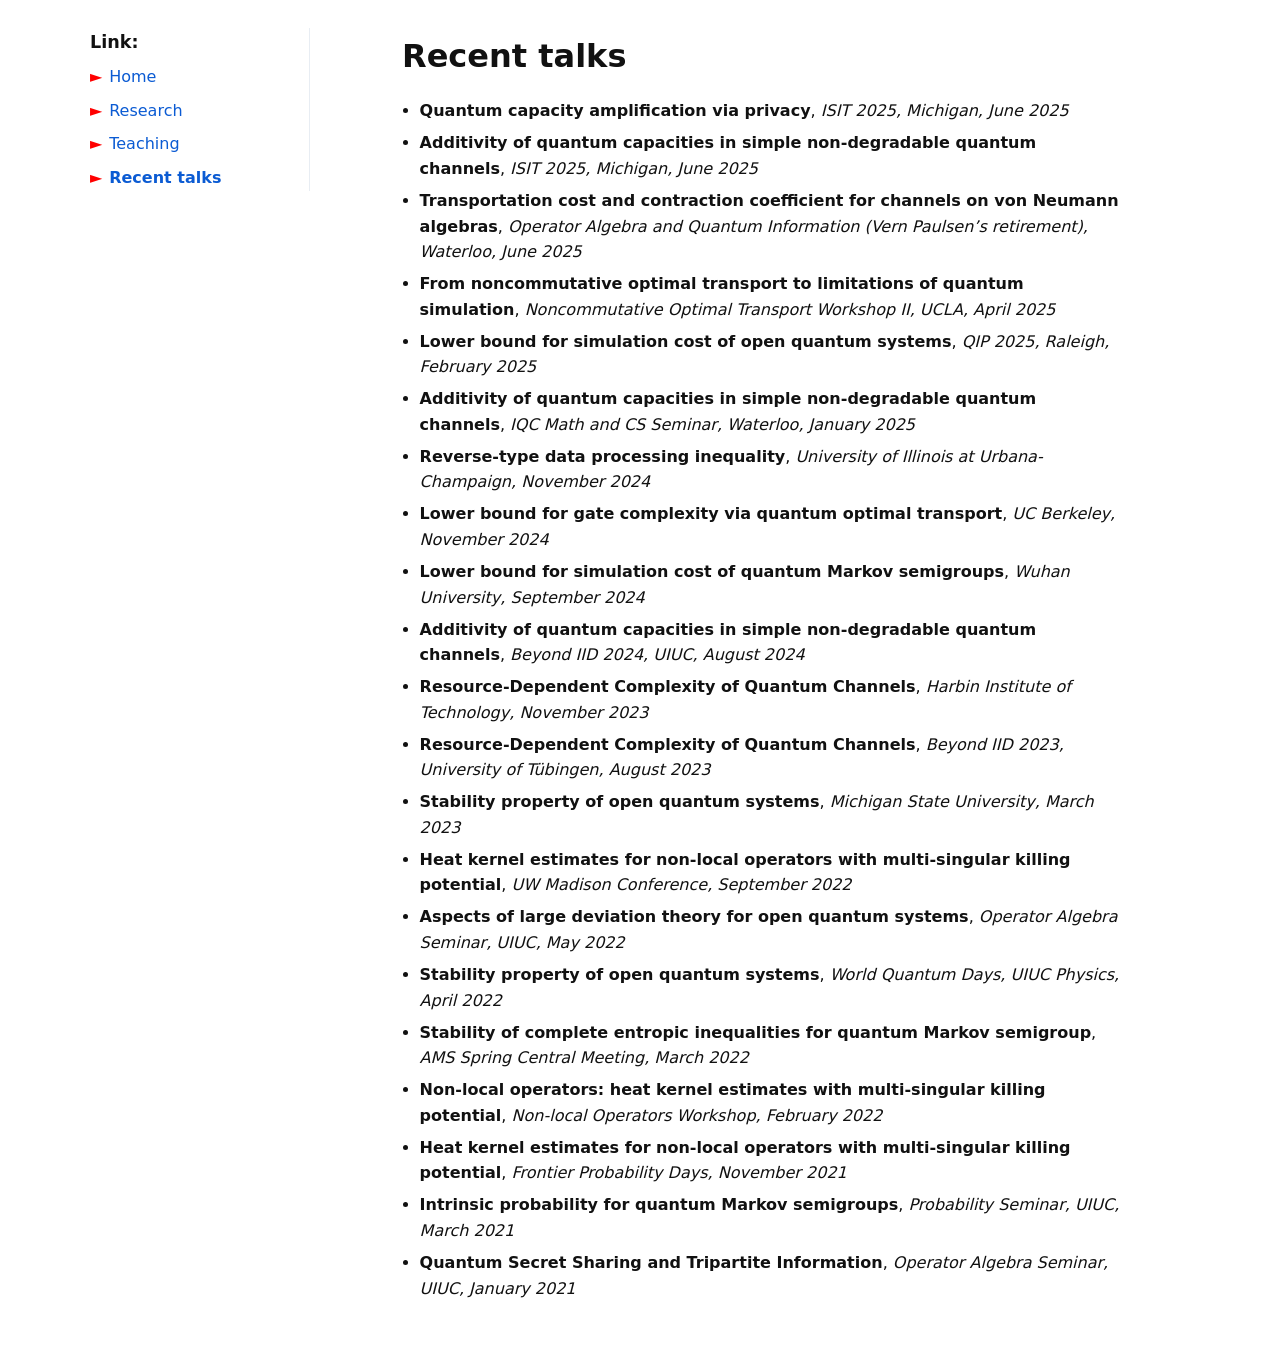
<file: legacy/talks.html>
<!DOCTYPE html>
<html lang="en" xmlns="http://www.w3.org/TR/REC-html40">
<head>
  <meta charset="utf-8" />
  <meta name="viewport" content="width=device-width, initial-scale=1" />
  <title>Recent talks - Peixue Wu</title>

  <!-- Same layout + styles as index/research/teaching pages -->
  <style>
    /* Reset-ish */
    html, body { height: 100%; }
    body { margin: 0; font: 16px/1.6 system-ui,-apple-system,Segoe UI,Roboto,Arial,"Helvetica Neue",Helvetica,"Noto Sans",sans-serif; color:#111; }

    /* --- Page Layout (same as index.html) --- */
    .layout {
      display: grid;
      grid-template-columns: 220px minmax(0, 1fr);
      gap: 24px;
      max-width: 1100px;
      margin: 0 auto;
      padding: 28px 20px;
    }

    /* Left sidebar */
    .sidebar { position: sticky; top: 20px; align-self: start; border-right: 1px solid #e8edf3; padding-right: 16px; }
    .sidebar .brand { font-weight: 700; font-size: 1.1rem; margin: 0 0 8px; }
    .sidebar nav ul { list-style: none; margin: 0; padding: 0; }
    .sidebar nav li + li { margin-top: 8px; }
    .sidebar a { text-decoration: none; color: #0b5bd3; display: block; }
    .sidebar a:hover { text-decoration: underline; }
    .sidebar a.active { font-weight: 600; }
    /* Red arrows in the LEFT SIDEBAR (same format/location as Home/Research/Teaching) */
    .sidebar nav li::before {
      content: "►";
      display: block;
      float: left;
      width: 1.2em;
      color: #ff0000;
    }

    /* Center/narrow content column */
    .content { max-width: 720px; margin: 0 auto; }
    .content p { margin: 0 0 0.85rem; }
    .content h1, .content h2 { margin: 0.2rem 0 0.8rem; font-weight: 700; }

    /* Talks list style */
    .talks { padding-left: 1.1em; }
    .talks li { margin-bottom: 0.4rem; }

    /* Make sure only the sidebar gets the red arrow bullets */
    .content li::before { content: none; }

    /* Responsive */
    @media (max-width: 800px) {
      .layout { grid-template-columns: 1fr; }
      .sidebar { position: static; border-right: 0; border-bottom: 1px solid #e8edf3; padding-bottom: 12px; margin-bottom: 16px; }
      .sidebar nav ul { display: flex; gap: 14px; flex-wrap: wrap; }
      .content { max-width: 100%; }
    }
  </style>
</head>

<body>
  <div class="layout">
    <!-- Left navigation sidebar (identical structure) -->
    <aside class="sidebar">
      <div class="brand">Link:</div>
      <nav>
        <ul>
          <li><a href="index.html#home">Home</a></li>
          <li><a href="research.html">Research</a></li>
          <li><a href="teaching.html">Teaching</a></li>
          <li><a class="active" href="talks.html">Recent talks</a></li>
        </ul>
      </nav>
    </aside>

    <!-- Centered content column -->
    <main class="content">
      <h1>Recent talks</h1>

      <section>
        <ul class="talks">
          <li><strong>Quantum capacity amplification via privacy</strong>, <em>ISIT 2025, Michigan, June 2025</em></li>
          <li><strong>Additivity of quantum capacities in simple non-degradable quantum channels</strong>, <em>ISIT 2025, Michigan, June 2025</em></li>
          <li><strong>Transportation cost and contraction coefficient for channels on von Neumann algebras</strong>, <em>Operator Algebra and Quantum Information (Vern Paulsen’s retirement), Waterloo, June 2025</em></li>
          <li><strong>From noncommutative optimal transport to limitations of quantum simulation</strong>, <em>Noncommutative Optimal Transport Workshop II, UCLA, April 2025</em></li>
          <li><strong>Lower bound for simulation cost of open quantum systems</strong>, <em>QIP 2025, Raleigh, February 2025</em></li>
          <li><strong>Additivity of quantum capacities in simple non-degradable quantum channels</strong>, <em>IQC Math and CS Seminar, Waterloo, January 2025</em></li>
          <li><strong>Reverse-type data processing inequality</strong>, <em>University of Illinois at Urbana-Champaign, November 2024</em></li>
          <li><strong>Lower bound for gate complexity via quantum optimal transport</strong>, <em>UC Berkeley, November 2024</em></li>
          <li><strong>Lower bound for simulation cost of quantum Markov semigroups</strong>, <em>Wuhan University, September 2024</em></li>
          <li><strong>Additivity of quantum capacities in simple non-degradable quantum channels</strong>, <em>Beyond IID 2024, UIUC, August 2024</em></li>
          <li><strong>Resource-Dependent Complexity of Quantum Channels</strong>, <em>Harbin Institute of Technology, November 2023</em></li>
          <li><strong>Resource-Dependent Complexity of Quantum Channels</strong>, <em>Beyond IID 2023, University of Tübingen, August 2023</em></li>
          <li><strong>Stability property of open quantum systems</strong>, <em>Michigan State University, March 2023</em></li>
          <li><strong>Heat kernel estimates for non-local operators with multi-singular killing potential</strong>, <em>UW Madison Conference, September 2022</em></li>
          <li><strong>Aspects of large deviation theory for open quantum systems</strong>, <em>Operator Algebra Seminar, UIUC, May 2022</em></li>
          <li><strong>Stability property of open quantum systems</strong>, <em>World Quantum Days, UIUC Physics, April 2022</em></li>
          <li><strong>Stability of complete entropic inequalities for quantum Markov semigroup</strong>, <em>AMS Spring Central Meeting, March 2022</em></li>
          <li><strong>Non-local operators: heat kernel estimates with multi-singular killing potential</strong>, <em>Non-local Operators Workshop, February 2022</em></li>
          <li><strong>Heat kernel estimates for non-local operators with multi-singular killing potential</strong>, <em>Frontier Probability Days, November 2021</em></li>
          <li><strong>Intrinsic probability for quantum Markov semigroups</strong>, <em>Probability Seminar, UIUC, March 2021</em></li>
          <li><strong>Quantum Secret Sharing and Tripartite Information</strong>, <em>Operator Algebra Seminar, UIUC, January 2021</em></li>
        </ul>
      </section>
    </main>
  </div>
</body>
</html>
</file>
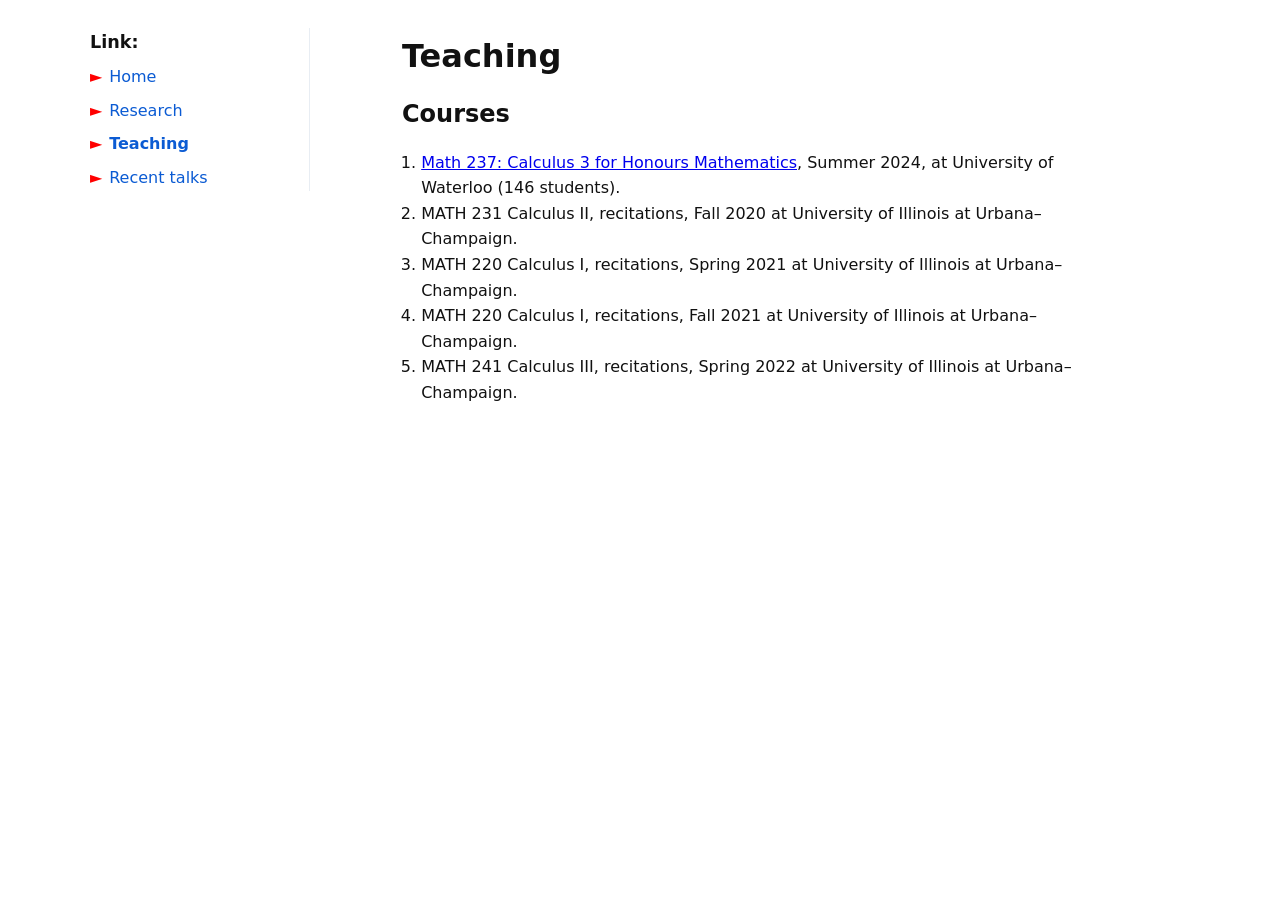
<file: legacy/teaching.html>
<!DOCTYPE html>
<html lang="en" xmlns="http://www.w3.org/TR/REC-html40">
<head>
  <meta charset="utf-8" />
  <meta name="viewport" content="width=device-width, initial-scale=1" />
  <title>Teaching - Peixue Wu</title>

  <!-- Same layout + styles as research/index pages -->
  <style>
    /* Reset-ish */
    html, body { height: 100%; }
    body { margin: 0; font: 16px/1.6 system-ui,-apple-system,Segoe UI,Roboto,Arial,"Helvetica Neue",Helvetica,"Noto Sans",sans-serif; color:#111; }

    /* --- Page Layout (same as index.html) --- */
    .layout {
      display: grid;
      grid-template-columns: 220px minmax(0, 1fr);
      gap: 24px;
      max-width: 1100px;
      margin: 0 auto;
      padding: 28px 20px;
    }

    /* Left sidebar */
    .sidebar { position: sticky; top: 20px; align-self: start; border-right: 1px solid #e8edf3; padding-right: 16px; }
    .sidebar .brand { font-weight: 700; font-size: 1.1rem; margin: 0 0 8px; }
    .sidebar nav ul { list-style: none; margin: 0; padding: 0; }
    .sidebar nav li + li { margin-top: 8px; }
    .sidebar a { text-decoration: none; color: #0b5bd3; }
    .sidebar a:hover { text-decoration: underline; }
    .sidebar a.active { font-weight: 600; }

    /* Red arrows in the LEFT SIDEBAR (same format/location as Home/Research) */
    .sidebar nav li::before {
      content: "►";
      display: block;
      float: left;
      width: 1.2em;
      color: #ff0000;
    }
    .sidebar nav a { display: block; }

    /* Center/narrow content column */
    .content { max-width: 720px; margin: 0 auto; }
    .content p { margin: 0 0 0.85rem; }
    .content h1, .content h2 { margin: 0.2rem 0 0.8rem; font-weight: 700; }

    /* Keep numbered lists normal inside main content (no arrows) */
    .content ol { list-style: decimal; padding-left: 1.2em; }
    .content ol li::before { content: none !important; }

    /* Responsive */
    @media (max-width: 800px) {
      .layout { grid-template-columns: 1fr; }
      .sidebar { position: static; border-right: 0; border-bottom: 1px solid #e8edf3; padding-bottom: 12px; margin-bottom: 16px; }
      .sidebar nav ul { display: flex; gap: 14px; flex-wrap: wrap; }
      .content { max-width: 100%; }
    }
  </style>
</head>

<body>
  <div class="layout">
    <!-- Left navigation sidebar (identical structure) -->
    <aside class="sidebar">
      <div class="brand">Link:</div>
      <nav>
        <ul>
          <li><a href="index.html#home">Home</a></li>
          <li><a href="research.html">Research</a></li>
          <li><a class="active" href="teaching.html">Teaching</a></li>
          <li><a href="talks.html">Recent talks</a></li>
        </ul>
      </nav>
    </aside>

    <!-- Centered content column -->
    <main class="content">
      <h1>Teaching</h1>

      <section>
        <h2>Courses</h2>
        <ol>
          <li>
            <a href="https://peixue-wu.github.io/2024math237/">Math 237: Calculus 3 for Honours Mathematics</a>,
            Summer 2024, at University of Waterloo (146 students).
          </li>
          <li>
            MATH 231 Calculus II, recitations, Fall 2020 at University of Illinois at Urbana–Champaign.
          </li>
          <li>
            MATH 220 Calculus I, recitations, Spring 2021 at University of Illinois at Urbana–Champaign.
          </li>
          <li>
            MATH 220 Calculus I, recitations, Fall 2021 at University of Illinois at Urbana–Champaign.
          </li>
          <li>
            MATH 241 Calculus III, recitations, Spring 2022 at University of Illinois at Urbana–Champaign.
          </li>
        </ol>
      </section>
    </main>
  </div>
</body>
</html>
</file>
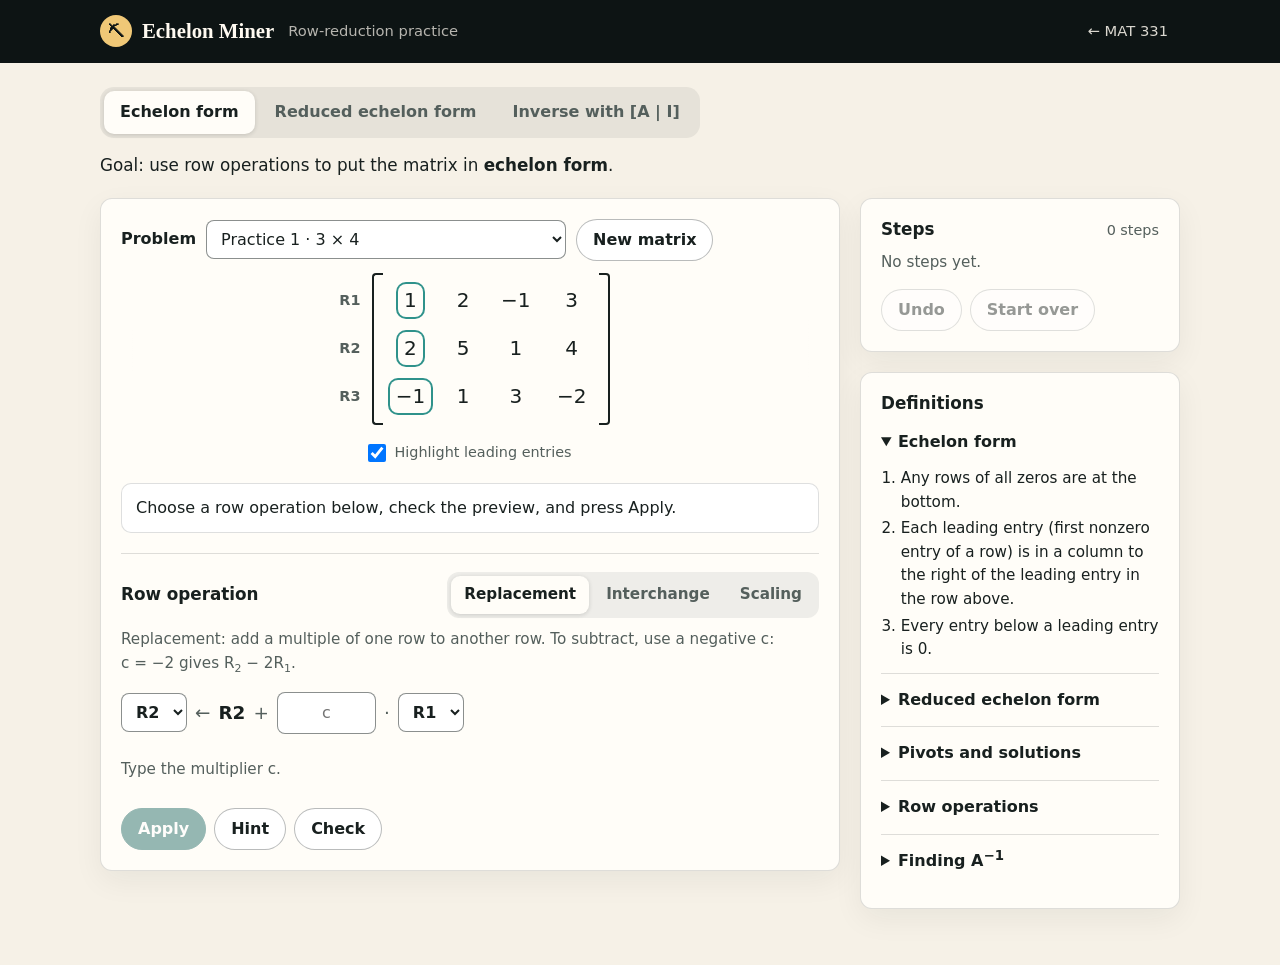
<file: mat331/games/echelon-miner.html>
<!doctype html>
<html lang="en">
<head>
<meta charset="utf-8">
<meta name="viewport" content="width=device-width, initial-scale=1">
<meta name="description" content="Echelon Miner: practice row reduction to echelon form and reduced echelon form, and find a matrix inverse by row reducing [A | I]. MAT 331, Syracuse University.">
<title>Echelon Miner · MAT 331</title>
<style>
  :root {
    --ink: #18201f;
    --muted: #545f5c;
    --paper: #f6f1e7;
    --card: #fffdf8;
    --line: rgba(24, 32, 31, 0.14);
    --field: rgba(24, 32, 31, 0.5);
    --teal: #2f928b;
    --teal-dark: #17635f;
    --teal-soft: rgba(47, 146, 139, 0.14);
    --gold: #d99b39;
    --gold-soft: rgba(217, 155, 57, 0.2);
    --red: #a0402f;
    --red-soft: rgba(182, 75, 63, 0.11);
    --green: #276b43;
    --green-soft: rgba(47, 125, 79, 0.11);
    --night: #0d1414;
    --row-h: 3rem;
    --mfs: 1.25rem;
  }

  * { box-sizing: border-box; }

  html { -webkit-text-size-adjust: 100%; }

  body {
    margin: 0;
    color: var(--ink);
    background: var(--paper);
    font: 16px/1.55 Inter, ui-sans-serif, system-ui, -apple-system, "Segoe UI", Roboto, Arial, sans-serif;
  }

  button, input, select, textarea { font: inherit; color: inherit; }

  :focus-visible { outline: 3px solid var(--teal); outline-offset: 2px; }

  sup { line-height: 0; }

  sub { font-size: 0.72em; }

  .nowrap { white-space: nowrap; }

  .sr-only {
    position: absolute;
    width: 1px;
    height: 1px;
    margin: -1px;
    padding: 0;
    overflow: hidden;
    clip: rect(0 0 0 0);
    white-space: nowrap;
    border: 0;
  }

  /* Header */

  .topbar { color: #fffaf1; background: var(--night); }

  .topbar-inner {
    max-width: 1120px;
    margin: 0 auto;
    padding: 14px 20px;
    display: flex;
    align-items: center;
    gap: 14px;
  }

  .brand { display: flex; align-items: center; gap: 10px; margin: 0; font: 700 1.3rem/1.2 Georgia, "Times New Roman", serif; }

  .logo {
    width: 32px;
    height: 32px;
    flex: none;
    display: grid;
    place-items: center;
    color: var(--night);
    background: #f0c877;
    border-radius: 50%;
    font-size: 1rem;
  }

  .tagline { color: rgba(255, 250, 241, 0.7); font-size: 0.92rem; }

  .back {
    margin-left: auto;
    padding: 6px 12px;
    color: rgba(255, 250, 241, 0.85);
    border-radius: 999px;
    font-size: 0.92rem;
    text-decoration: none;
    white-space: nowrap;
  }

  .back:hover { color: #fffaf1; background: rgba(255, 250, 241, 0.12); }

  /* Page */

  .wrap { max-width: 1120px; margin: 0 auto; padding: 24px 20px 56px; }

  .modes {
    display: inline-flex;
    gap: 4px;
    padding: 4px;
    background: rgba(24, 32, 31, 0.07);
    border-radius: 14px;
  }

  .modes button {
    padding: 9px 16px;
    color: var(--muted);
    background: transparent;
    border: 0;
    border-radius: 10px;
    font-weight: 650;
    cursor: pointer;
  }

  .modes button:hover { color: var(--ink); }

  .modes button[aria-selected="true"] {
    color: var(--ink);
    background: var(--card);
    box-shadow: 0 1px 4px rgba(24, 32, 31, 0.16);
  }

  .modes .short { display: none; }

  .goal { max-width: 780px; margin: 14px 0 20px; font-size: 1.05rem; }

  .layout {
    display: grid;
    grid-template-columns: minmax(0, 1fr) 320px;
    gap: 20px;
    align-items: start;
  }

  .card {
    min-width: 0;
    padding: 20px;
    background: var(--card);
    border: 1px solid var(--line);
    border-radius: 12px;
    box-shadow: 0 10px 30px rgba(24, 32, 31, 0.06);
  }

  .side { display: grid; gap: 20px; min-width: 0; }

  h2 { margin: 0; font-size: 1.05rem; line-height: 1.3; }

  /* Problem bar */

  .problem-bar { display: flex; flex-wrap: wrap; align-items: center; gap: 10px; }

  .problem-bar label { font-weight: 650; }

  select, input[type="text"], textarea {
    padding: 8px 10px;
    background: #fff;
    border: 1px solid var(--field);
    border-radius: 8px;
  }

  select { cursor: pointer; }

  #problemSelect { flex: 1 1 220px; width: 100%; min-width: 0; max-width: 360px; }

  .btn {
    min-height: 42px;
    padding: 9px 16px;
    color: var(--ink);
    background: #fff;
    border: 1px solid rgba(24, 32, 31, 0.3);
    border-radius: 999px;
    font-weight: 650;
    line-height: 1.2;
    cursor: pointer;
  }

  .btn[hidden] { display: none; }

  .btn:hover:not([aria-disabled="true"]) { border-color: var(--teal-dark); }

  .btn.primary { color: #fff; background: var(--teal-dark); border-color: var(--teal-dark); }

  .btn.primary:hover:not([aria-disabled="true"]) { background: #0f4f4b; }

  .btn[aria-disabled="true"] { opacity: 0.45; cursor: not-allowed; }

  .actions { display: flex; flex-wrap: wrap; gap: 8px; }

  /* Custom matrix */

  .custom {
    margin-top: 14px;
    padding: 14px;
    background: #fff;
    border: 1px dashed var(--field);
    border-radius: 10px;
  }

  .custom[hidden] { display: none; }

  .custom p { margin: 0 0 8px; color: var(--muted); font-size: 0.95rem; }

  .custom textarea {
    width: 100%;
    min-height: 110px;
    font-family: ui-monospace, "Cascadia Mono", Consolas, monospace;
    resize: vertical;
  }

  .check-label { display: flex; align-items: center; gap: 8px; margin: 10px 0 0; font-size: 0.95rem; cursor: pointer; }

  .check-label[hidden] { display: none; }

  .form-error { min-height: 1.4em; margin: 8px 0; color: var(--red); font-size: 0.95rem; }

  /* Matrix */

  .caption { margin: 18px 0 0; color: var(--muted); font-size: 0.9rem; text-align: center; }

  .caption:empty { display: none; }

  .matrix-area {
    margin-top: 4px;
    padding: 8px 8px 10px;
    overflow-x: auto;
    background:
      linear-gradient(to right, var(--card) 30%, rgba(255, 253, 248, 0)) left / 32px 100% no-repeat local,
      linear-gradient(to left, var(--card) 30%, rgba(255, 253, 248, 0)) right / 32px 100% no-repeat local,
      radial-gradient(farthest-side at 0 50%, rgba(24, 32, 31, 0.22), transparent) left / 12px 100% no-repeat scroll,
      radial-gradient(farthest-side at 100% 50%, rgba(24, 32, 31, 0.22), transparent) right / 12px 100% no-repeat scroll;
  }

  .matrix-box { width: max-content; margin: 0 auto; display: flex; align-items: stretch; gap: 6px; }

  .matrix-box:focus-visible { outline-offset: 3px; border-radius: 6px; }

  .row-labels { display: grid; grid-auto-rows: var(--row-h); padding: 4px 0; }

  .row-label {
    display: flex;
    align-items: center;
    justify-content: flex-end;
    padding: 0 6px 0 9px;
    color: var(--muted);
    border-radius: 6px 0 0 6px;
    font-size: 0.9rem;
    font-weight: 650;
  }

  .bracket { position: relative; padding: 4px 10px; }

  .bracket::before,
  .bracket::after {
    content: "";
    position: absolute;
    top: 0;
    bottom: 0;
    width: 9px;
    border: 2px solid var(--ink);
  }

  .bracket::before { left: 0; border-right: 0; border-radius: 4px 0 0 4px; }

  .bracket::after { right: 0; border-left: 0; border-radius: 0 4px 4px 0; }

  .grid { display: grid; grid-auto-rows: var(--row-h); }

  .cell {
    min-width: 3.1rem;
    padding: 0 0.45rem;
    display: flex;
    align-items: center;
    justify-content: center;
    font-size: var(--mfs);
    font-variant-numeric: tabular-nums;
    white-space: nowrap;
  }

  .cell.bar { border-left: 2px solid var(--muted); }

  .cell .v { padding: 1px 6px; border-radius: 8px; }

  .show-lead .cell.lead .v { box-shadow: 0 0 0 2px var(--teal); }

  .cell.ref .v,
  .show-lead .cell.lead.ref .v { background: var(--teal-soft); box-shadow: 0 0 0 2px var(--teal-dark); }

  .cell.issue .v,
  .show-lead .cell.lead.issue .v { background: var(--red-soft); box-shadow: 0 0 0 2px var(--red); }

  .cell.hl-target,
  .row-label.hl-target { background: var(--gold-soft); }

  .cell.hl-source,
  .row-label.hl-source { background: var(--teal-soft); }

  .row-label.hl-target { color: var(--ink); box-shadow: inset 4px 0 0 var(--gold); }

  .row-label.hl-source { color: var(--ink); box-shadow: inset 4px 0 0 var(--teal); }

  /* Marks from Check and results come after the row tints so they stay visible. */
  .cell.ref-row,
  .row-label.ref-row { background: var(--teal-soft); }

  .cell.issue-row,
  .row-label.issue-row { background: var(--red-soft); box-shadow: inset 0 2px 0 var(--red), inset 0 -2px 0 var(--red); }

  .row-label.issue-row { box-shadow: inset 4px 0 0 var(--red); }

  .row-label.issue-row,
  .row-label.ref-row { color: var(--ink); }

  .cell.changed { animation: flash 1.1s ease-out; }

  @keyframes flash {
    from { background-color: rgba(217, 155, 57, 0.5); }
    to { background-color: transparent; }
  }

  .frac {
    display: inline-flex;
    flex-direction: column;
    align-items: center;
    vertical-align: middle;
    margin: 0 0.04em;
    font-size: 0.74em;
    line-height: 1.12;
  }

  .frac .fn { padding: 0 0.15em; border-bottom: 1.5px solid currentColor; }

  .frac .fd { padding: 0 0.15em; }

  .lead-toggle { display: flex; justify-content: center; margin: 2px 0 0; }

  .lead-toggle label {
    min-height: 32px;
    padding: 4px 8px;
    display: inline-flex;
    align-items: center;
    gap: 8px;
    color: var(--muted);
    font-size: 0.9rem;
    cursor: pointer;
  }

  .lead-toggle input { width: 18px; height: 18px; margin: 0; }

  /* Status */

  .status {
    margin-top: 14px;
    padding: 12px 14px;
    background: #fff;
    border: 1px solid var(--line);
    border-radius: 10px;
    overflow-x: auto;
  }

  .status:empty { display: none; }

  .status .st-title { display: block; margin-bottom: 2px; font-weight: 700; }

  .status p { margin: 6px 0 0; }

  .status p:first-of-type { margin-top: 0; }

  .status .st-title + p { margin-top: 2px; }

  .status.success { background: var(--green-soft); border-color: rgba(47, 125, 79, 0.38); }

  .status.success .st-title { color: var(--green); }

  .status.warn { background: var(--red-soft); border-color: rgba(182, 75, 63, 0.38); }

  .status.warn .st-title { color: var(--red); }

  .status.hint { background: var(--gold-soft); border-color: rgba(217, 155, 57, 0.5); }

  .status .actions { margin-top: 12px; }

  .result-row { display: flex; flex-wrap: wrap; align-items: center; gap: 12px 26px; margin-top: 12px; }

  .named { display: flex; align-items: center; gap: 10px; max-width: 100%; }

  .named .name { font-weight: 650; white-space: nowrap; }

  .named .matrix-box { margin: 0; }

  .mini { --row-h: 2.3rem; --mfs: 1.05rem; }

  .mini .cell { min-width: 2.4rem; padding: 0 0.3rem; }

  /* Row operations */

  .ops { margin-top: 20px; padding-top: 18px; border-top: 1px solid var(--line); }

  .ops-head { display: flex; flex-wrap: wrap; align-items: center; justify-content: space-between; gap: 10px; }

  .seg {
    min-width: 0;
    display: inline-flex;
    gap: 4px;
    margin: 0;
    padding: 4px;
    background: rgba(24, 32, 31, 0.07);
    border: 0;
    border-radius: 12px;
  }

  .seg legend { position: absolute; width: 1px; height: 1px; overflow: hidden; clip: rect(0 0 0 0); }

  .seg label { position: relative; }

  .seg input { position: absolute; opacity: 0; pointer-events: none; }

  .seg span {
    display: block;
    padding: 7px 13px;
    color: var(--muted);
    border-radius: 9px;
    font-weight: 650;
    font-size: 0.95rem;
    text-align: center;
    cursor: pointer;
  }

  .seg input:checked + span { color: var(--ink); background: var(--card); box-shadow: 0 1px 4px rgba(24, 32, 31, 0.16); }

  .seg input:focus-visible + span { outline: 3px solid var(--teal); outline-offset: 1px; }

  .op-help { margin: 10px 0 0; color: var(--muted); font-size: 0.95rem; }

  .op-row {
    display: flex;
    flex-wrap: wrap;
    align-items: center;
    gap: 8px;
    margin: 14px 0 0;
    font-size: 1.15rem;
  }

  .op-row[hidden] { display: none; }

  .op-part { display: inline-flex; align-items: center; gap: 8px; white-space: nowrap; }

  .op-row select { font-size: 1rem; font-weight: 650; }

  .op-row .sym { color: var(--muted); }

  .op-row .echo { font-weight: 650; }

  input.num { width: 6.2em; font-size: 1rem; text-align: center; }

  .preview {
    min-height: 3.2rem;
    margin: 10px 0 12px;
    display: flex;
    flex-wrap: wrap;
    align-items: center;
    gap: 10px;
    color: var(--muted);
    font-size: 0.95rem;
  }

  .preview.bad { color: var(--red); }

  .preview .matrix-box {
    margin: 0;
    max-width: 100%;
    overflow-x: auto;
    color: var(--ink);
    --mfs: 1.12rem;
    background:
      linear-gradient(to right, var(--card) 30%, rgba(255, 253, 248, 0)) left / 24px 100% no-repeat local,
      linear-gradient(to left, var(--card) 30%, rgba(255, 253, 248, 0)) right / 24px 100% no-repeat local,
      radial-gradient(farthest-side at 0 50%, rgba(24, 32, 31, 0.22), transparent) left / 10px 100% no-repeat scroll,
      radial-gradient(farthest-side at 100% 50%, rgba(24, 32, 31, 0.22), transparent) right / 10px 100% no-repeat scroll;
  }

  /* Side cards */

  .side-head { display: flex; align-items: baseline; justify-content: space-between; gap: 10px; margin-bottom: 10px; }

  .count { color: var(--muted); font-size: 0.9rem; }

  .history {
    max-height: 340px;
    margin: 0 0 14px;
    padding-left: 1.7em;
    overflow: auto;
    font-variant-numeric: tabular-nums;
    scroll-snap-type: y proximity;
  }

  .history[hidden] { display: none; }

  .history li { padding: 3px 0; scroll-snap-align: start; }

  .history li::marker { color: var(--muted); }

  .history-empty { margin: 0 0 14px; color: var(--muted); font-size: 0.95rem; }

  .defs details { padding: 8px 0; border-top: 1px solid var(--line); }

  .defs details:first-of-type { border-top: 0; padding-top: 4px; }

  .defs summary { padding: 6px 0; font-weight: 650; cursor: pointer; }

  .defs ol, .defs ul { margin: 6px 0 0; padding-left: 1.3em; font-size: 0.95rem; }

  .defs li { margin: 3px 0; }

  .defs p { margin: 6px 0 0; font-size: 0.95rem; }

  .defs h2 { margin-bottom: 6px; }

  @media (max-width: 900px) {
    .layout { grid-template-columns: minmax(0, 1fr); }
    .history { max-height: none; }
  }

  @media (max-width: 560px) {
    :root { --row-h: 2.6rem; --mfs: 1.05rem; }
    .wrap { padding: 18px 12px 40px; }
    .topbar-inner { padding: 12px 14px; }
    .tagline { display: none; }
    .card { padding: 14px; }
    .modes { display: grid; grid-template-columns: repeat(3, 1fr); }
    .modes button { padding: 9px 6px; font-size: 0.92rem; }
    .modes .long { display: none; }
    .modes .short { display: inline; }
    .matrix-box { gap: 2px; }
    .bracket { padding: 4px 8px; }
    .row-label { padding: 0 4px 0 8px; }
    .cell { min-width: 1.85rem; padding: 0 0.15rem; }
    .mini .cell { min-width: 1.7rem; padding: 0 0.12rem; }
    .mini .cell .v { padding: 1px 3px; }
    .ops-head { display: block; }
    .seg { display: flex; width: 100%; margin-top: 10px; }
    .seg label { flex: 1 1 0; }
    .seg span { padding: 9px 4px; }
    .op-row { gap: 6px; font-size: 1.05rem; }
    .op-part { gap: 6px; }
    input.num { width: 4.8em; }
  }

  @media (max-width: 360px) {
    .brand { font-size: 1.1rem; }
    .logo { width: 28px; height: 28px; }
  }

  @media (pointer: coarse) {
    .seg span { padding-top: 10px; padding-bottom: 10px; }
  }

  @media (prefers-reduced-motion: reduce) {
    .cell.changed { animation: none; }
  }
</style>
</head>
<body>
<header class="topbar">
  <div class="topbar-inner">
    <h1 class="brand"><span class="logo" aria-hidden="true">&#9935;</span>Echelon Miner</h1>
    <span class="tagline">Row-reduction practice</span>
    <a class="back" href="../">&larr; MAT 331</a>
  </div>
</header>

<main class="wrap">
  <div class="modes" role="tablist" aria-label="Practice mode">
    <button type="button" role="tab" id="tab-ref" data-mode="ref" aria-controls="workspace" aria-selected="true" aria-label="Echelon form"><span class="long">Echelon form</span><span class="short">Echelon</span></button>
    <button type="button" role="tab" id="tab-rref" data-mode="rref" aria-controls="workspace" aria-selected="false" tabindex="-1" aria-label="Reduced echelon form"><span class="long">Reduced echelon form</span><span class="short">Reduced</span></button>
    <button type="button" role="tab" id="tab-inverse" data-mode="inverse" aria-controls="workspace" aria-selected="false" tabindex="-1" aria-label="Inverse with [A | I]"><span class="long">Inverse with [A&nbsp;|&nbsp;I]</span><span class="short">Inverse</span></button>
  </div>
  <p class="goal" id="goal"></p>

  <div class="layout" id="workspace" role="tabpanel" aria-labelledby="tab-ref">
    <section class="card" aria-label="Workspace">
      <div class="problem-bar">
        <label for="problemSelect">Problem</label>
        <select id="problemSelect"></select>
        <button type="button" class="btn" id="editButton" aria-controls="customPanel" aria-expanded="false" hidden>Edit matrix</button>
        <button type="button" class="btn" id="newButton">New matrix</button>
      </div>

      <form class="custom" id="customPanel" hidden novalidate>
        <p id="customHelp"></p>
        <textarea id="customInput" spellcheck="false" aria-label="Matrix entries" aria-describedby="customHelp customError"></textarea>
        <label class="check-label" id="augWrap"><input type="checkbox" id="customAug"> The last column is the right-hand side (augmented matrix)</label>
        <p class="form-error" id="customError" role="alert"></p>
        <div class="actions">
          <button type="submit" class="btn primary">Use this matrix</button>
          <button type="button" class="btn" id="customCancel">Cancel</button>
        </div>
      </form>

      <h2 class="sr-only">Matrix</h2>
      <p class="caption" id="caption"></p>
      <div class="matrix-area">
        <div class="matrix-box" id="matrixBox" role="img" tabindex="-1">
          <div class="row-labels" id="rowLabels" aria-hidden="true"></div>
          <div class="bracket"><div class="grid" id="matrixGrid" aria-hidden="true"></div></div>
        </div>
      </div>
      <div class="lead-toggle"><label><input type="checkbox" id="leadToggle" checked> Highlight leading entries</label></div>

      <div class="status" id="status" role="status" aria-live="polite"></div>

      <section class="ops" aria-labelledby="opsTitle">
        <div class="ops-head">
          <h2 id="opsTitle">Row operation</h2>
          <fieldset class="seg" id="opChooser">
            <legend>Type of row operation</legend>
            <label><input type="radio" name="op" value="replace" checked><span>Replacement</span></label>
            <label><input type="radio" name="op" value="swap"><span>Interchange</span></label>
            <label><input type="radio" name="op" value="scale"><span>Scaling</span></label>
          </fieldset>
        </div>
        <p class="op-help" id="opHelp"></p>

        <form id="opForm" novalidate>
          <div class="op-row" id="fReplace">
            <span class="op-part">
              <select id="repTarget" aria-label="Row to replace"></select>
              <span class="sym">&larr;</span>
              <span class="echo" id="repEcho"></span>
              <span class="sym">+</span>
            </span>
            <span class="op-part">
              <input type="text" class="num" id="repC" inputmode="text" autocomplete="off" placeholder="c" aria-label="Multiplier c" aria-describedby="preview">
              <span class="sym">&middot;</span>
              <select id="repSource" aria-label="Row to add a multiple of"></select>
            </span>
          </div>
          <div class="op-row" id="fSwap" hidden>
            <span class="op-part">
              <select id="swapA" aria-label="First row" aria-describedby="preview"></select>
              <span class="sym">&harr;</span>
              <select id="swapB" aria-label="Second row"></select>
            </span>
          </div>
          <div class="op-row" id="fScale" hidden>
            <span class="op-part">
              <select id="scaleRow" aria-label="Row to scale"></select>
              <span class="sym">&larr;</span>
            </span>
            <span class="op-part">
              <input type="text" class="num" id="scaleC" inputmode="text" autocomplete="off" placeholder="c" aria-label="Scale factor c" aria-describedby="preview">
              <span class="sym">&middot;</span>
              <span class="echo" id="scaleEcho"></span>
            </span>
          </div>
          <div class="preview" id="preview"></div>
          <div class="actions">
            <button type="submit" class="btn primary" id="applyButton" aria-describedby="preview">Apply</button>
            <button type="button" class="btn" id="hintButton">Hint</button>
            <button type="button" class="btn" id="checkButton">Check</button>
          </div>
        </form>
      </section>
    </section>

    <aside class="side">
      <section class="card" aria-labelledby="stepsTitle">
        <div class="side-head"><h2 id="stepsTitle">Steps</h2><span class="count" id="stepCount"></span></div>
        <ol class="history" id="history"></ol>
        <p class="history-empty" id="historyEmpty">No steps yet.</p>
        <div class="actions">
          <button type="button" class="btn" id="undoButton">Undo</button>
          <button type="button" class="btn" id="resetButton">Start over</button>
        </div>
      </section>

      <section class="card defs" aria-labelledby="defsTitle">
        <h2 id="defsTitle">Definitions</h2>
        <details id="defRef">
          <summary>Echelon form</summary>
          <ol>
            <li>Any rows of all zeros are at the bottom.</li>
            <li>Each leading entry (first nonzero entry of a row) is in a column to the right of the leading entry in the row above.</li>
            <li>Every entry below a leading entry is 0.</li>
          </ol>
        </details>
        <details id="defRref">
          <summary>Reduced echelon form</summary>
          <p>Echelon form, and also:</p>
          <ol start="4">
            <li>Every leading entry is 1.</li>
            <li>Each leading 1 is the only nonzero entry in its column.</li>
          </ol>
        </details>
        <details id="defPivot">
          <summary>Pivots and solutions</summary>
          <ul>
            <li>A <b>pivot position</b> is where a leading entry sits in an echelon form of the matrix (a leading 1 in its reduced echelon form). A <b>pivot column</b> contains a pivot position, and a <b>pivot</b> is the nonzero number there.</li>
            <li>Two matrices are <b>row equivalent</b> if row operations turn one into the other.</li>
            <li>For an augmented matrix, variables in pivot columns are <b>basic</b>; the others are <b>free</b>.</li>
            <li>A system is consistent exactly when the last column is not a pivot column. A consistent system has a unique solution exactly when there are no free variables.</li>
          </ul>
        </details>
        <details id="defOps">
          <summary>Row operations</summary>
          <ul>
            <li><b>Replacement:</b> add a multiple of one row to another row.</li>
            <li><b>Interchange:</b> swap two rows.</li>
            <li><b>Scaling:</b> multiply every entry of a row by a nonzero number.</li>
          </ul>
        </details>
        <details id="defInv">
          <summary>Finding <span aria-hidden="true">A<sup>&minus;1</sup></span><span class="sr-only">A inverse</span></summary>
          <p>Row reduce <span class="nowrap">[A&nbsp;|&nbsp;I]</span>. If A is row equivalent to I, then <span class="nowrap">[A&nbsp;|&nbsp;I]</span> is row equivalent to <span class="nowrap">[I&nbsp;|&nbsp;<span aria-hidden="true">A<sup>&minus;1</sup></span><span class="sr-only">A inverse</span>]</span>. Otherwise A is not invertible.</p>
        </details>
      </section>
    </aside>
  </div>
</main>

<script>
(() => {
  "use strict";

  /* ---------- Exact fractions ---------- */

  class Fraction {
    constructor(n, d = 1n) {
      n = BigInt(n);
      d = BigInt(d);
      if (d === 0n) throw new Error("zero denominator");
      if (d < 0n) { n = -n; d = -d; }
      const g = Fraction.gcd(n < 0n ? -n : n, d);
      this.n = n / g;
      this.d = d / g;
    }
    static gcd(a, b) { while (b !== 0n) { [a, b] = [b, a % b]; } return a === 0n ? 1n : a; }
    static of(v) {
      if (v instanceof Fraction) return v;
      if (typeof v === "bigint") return new Fraction(v);
      if (typeof v === "number" && Number.isInteger(v)) return new Fraction(BigInt(v));
      if (typeof v === "string") { const p = parseNumber(v); if (p) return p; }
      throw new Error("not a number: " + v);
    }
    add(o) { return new Fraction(this.n * o.d + o.n * this.d, this.d * o.d); }
    sub(o) { return new Fraction(this.n * o.d - o.n * this.d, this.d * o.d); }
    mul(o) { return new Fraction(this.n * o.n, this.d * o.d); }
    div(o) { if (o.n === 0n) throw new Error("division by zero"); return new Fraction(this.n * o.d, this.d * o.n); }
    neg() { return new Fraction(-this.n, this.d); }
    abs() { return this.n < 0n ? this.neg() : this; }
    isZero() { return this.n === 0n; }
    isOne() { return this.n === 1n && this.d === 1n; }
    isUnit() { return this.d === 1n && (this.n === 1n || this.n === -1n); }
    isInteger() { return this.d === 1n; }
    equals(o) { return this.n === o.n && this.d === o.d; }
    toString() { return this.d === 1n ? String(this.n) : this.n + "/" + this.d; }
  }

  const ZERO = new Fraction(0n);
  const ONE = new Fraction(1n);
  const F = v => Fraction.of(v);

  // Accepts integers, fractions like -3/2, and decimals like 0.25. Returns null for empty input.
  function parseNumber(text) {
    let s = String(text).trim().replace(/[−–—]/g, "-");
    if (s === "") return null;
    if (/[\d.]\s+[\d.]/.test(s)) throw new Error("invalid number");
    s = s.replace(/\s+/g, "");
    const wrapped = s.match(/^\((.*)\)$/);
    if (wrapped) s = wrapped[1];
    let m = s.match(/^([+-]?)(\d+)\/(\d+)$/);
    if (m) {
      if (BigInt(m[3]) === 0n) throw new Error("zero denominator");
      return new Fraction(BigInt(m[2]) * (m[1] === "-" ? -1n : 1n), BigInt(m[3]));
    }
    m = s.match(/^([+-]?)(\d*)(?:\.(\d*))?$/);
    if (m && (m[2] !== "" || (m[3] || "") !== "")) {
      const frac = m[3] || "";
      return new Fraction(BigInt((m[2] || "0") + frac) * (m[1] === "-" ? -1n : 1n), 10n ** BigInt(frac.length));
    }
    throw new Error("invalid number");
  }

  /* ---------- Matrices ---------- */

  const fromRaw = raw => raw.map(row => row.map(F));
  const identity = n => Array.from({ length: n }, (_, i) => Array.from({ length: n }, (_, j) => (i === j ? ONE : ZERO)));
  const hstack = (A, B) => A.map((row, i) => [...row, ...B[i]]);
  const matMul = (A, B) => A.map(row => B[0].map((_, j) => row.reduce((s, v, k) => s.add(v.mul(B[k][j])), ZERO)));
  const rowsEqual = (a, b) => a.every((v, j) => v.equals(b[j]));

  function isZeroRow(row, limit = row.length) {
    for (let j = 0; j < limit; j++) if (!row[j].isZero()) return false;
    return true;
  }

  function isIdentity(A, n) {
    return A.every((row, i) => row.slice(0, n).every((v, j) => (i === j ? v.isOne() : v.isZero())));
  }

  function maxAbs(A) {
    let m = 0n;
    for (const row of A) for (const v of row) { const a = v.n < 0n ? -v.n : v.n; if (a > m) m = a; }
    return Number(m);
  }

  function maxDen(A) {
    let m = 1n;
    for (const row of A) for (const v of row) if (v.d > m) m = v.d;
    return Number(m);
  }

  // Elementary row operations. Each returns a new matrix.
  function applyOp(A, op) {
    const X = A.map(row => row.slice());
    if (op.type === "swap") {
      if (op.a === op.b) throw new Error("interchange needs two different rows");
      [X[op.a], X[op.b]] = [X[op.b], X[op.a]];
    } else if (op.type === "scale") {
      if (op.c.isZero()) throw new Error("scale factor must be nonzero");
      X[op.row] = X[op.row].map(v => v.mul(op.c));
    } else if (op.type === "replace") {
      if (op.target === op.source) throw new Error("replacement needs two different rows");
      X[op.target] = X[op.target].map((v, j) => v.add(op.c.mul(A[op.source][j])));
    } else {
      throw new Error("unknown operation");
    }
    return X;
  }

  /* ---------- Formatting ---------- */

  const fmt = f => f.toString().replace("-", "−");
  const escapeHTML = s => String(s).replace(/[&<>"']/g, ch => ({ "&": "&amp;", "<": "&lt;", ">": "&gt;", '"': "&quot;", "'": "&#39;" }[ch]));

  function numHTML(f) {
    const neg = f.n < 0n;
    const n = neg ? -f.n : f.n;
    const sign = neg ? "−" : "";
    if (f.d === 1n) return sign + n;
    return `${sign}<span class="frac"><span class="fn">${n}</span><span class="fd">${f.d}</span></span>`;
  }

  // How a screen reader should say a number.
  function spoken(f) {
    const neg = f.n < 0n;
    const n = neg ? -f.n : f.n;
    return (neg ? "minus " : "") + (f.d === 1n ? String(n) : `${n} over ${f.d}`);
  }

  function coefText(abs) {
    if (abs.isOne()) return "";
    return abs.isInteger() ? abs.toString() : "(" + abs.toString() + ")";
  }

  function opLabel(op) {
    if (op.type === "swap") return `R${op.a + 1} ↔ R${op.b + 1}`;
    if (op.type === "scale") {
      const r = `R${op.row + 1}`;
      if (op.c.equals(ONE.neg())) return `${r} ← −${r}`;
      return op.c.isInteger() ? `${r} ← ${fmt(op.c)}${r}` : `${r} ← (${fmt(op.c)})${r}`;
    }
    const t = `R${op.target + 1}`;
    const neg = op.c.n < 0n;
    return `${t} ← ${t} ${neg ? "−" : "+"} ${coefText(op.c.abs())}R${op.source + 1}`;
  }

  const labelHTML = text => escapeHTML(text).replace(/R(\d+)/g, "R<sub>$1</sub>");

  function rowText(row, divider, rightName) {
    if (!divider) return row.map(spoken).join(", ");
    return `${row.slice(0, divider).map(spoken).join(", ")}; ${rightName}: ${row.slice(divider).map(spoken).join(", ")}`;
  }

  function matrixText(X, divider, rightName) {
    return X.map((row, r) => `Row ${r + 1}: ${rowText(row, divider, rightName)}.`).join(" ");
  }

  // A⁻¹ for the eye, "A inverse" for screen readers.
  const AINV = '<span aria-hidden="true">A<sup>−1</sup></span><span class="sr-only">A inverse</span>';

  /* ---------- Checking the form of a matrix ---------- */

  function leadIndex(row, limit) {
    for (let j = 0; j < limit; j++) if (!row[j].isZero()) return j;
    return -1;
  }

  // Echelon form, looking only at the first `limit` columns.
  // On failure: cells = entries that are wrong, refs = entries they are compared with, rows = whole rows that are wrong.
  // Walks the columns left to right like the forward phase of the hints, so Check and Hint point at the same place.
  function analyzeEchelon(A, limit = A[0].length) {
    const pivots = [];
    let r = 0;
    for (let c = 0; c < limit && r < A.length; c++) {
      let first = -1;
      for (let i = r; i < A.length; i++) if (!A[i][c].isZero()) { first = i; break; }
      if (first < 0) continue;
      if (first !== r) {
        if (isZeroRow(A[r], limit)) {
          return { ok: false, rows: [r], cells: [], refs: [],
            msg: `Row ${r + 1} is all zeros, but row ${first + 1} below it is not. Rows of zeros belong at the bottom.` };
        }
        const lead = leadIndex(A[r], limit);
        return { ok: false, rows: [], cells: [[first, c]], refs: [[r, lead]],
          msg: `Row ${first + 1}'s leading entry is in column ${c + 1}, which is left of row ${r + 1}'s leading entry (column ${lead + 1}). Each leading entry must be to the right of the one above it.` };
      }
      for (let i = r + 1; i < A.length; i++) {
        if (!A[i][c].isZero()) {
          return { ok: false, rows: [], cells: [[i, c]], refs: [[r, c]],
            msg: `The entry ${fmt(A[i][c])} in row ${i + 1}, column ${c + 1} is below the leading entry of row ${r + 1}, so it must be 0.` };
        }
      }
      pivots.push([r, c]);
      r++;
    }
    return { ok: true, pivots };
  }

  // Works from the rightmost pivot upward, in the same order as the hints.
  function analyzeReduced(A, limit = A[0].length) {
    const e = analyzeEchelon(A, limit);
    if (!e.ok) return e;
    for (const [r, c] of e.pivots.slice().reverse()) {
      if (!A[r][c].isOne()) {
        return { ok: false, rows: [], cells: [[r, c]], refs: [],
          msg: `The leading entry of row ${r + 1} is ${fmt(A[r][c])}. In reduced echelon form every leading entry is 1.` };
      }
      for (let i = r - 1; i >= 0; i--) {
        if (!A[i][c].isZero()) {
          return { ok: false, rows: [], cells: [[i, c]], refs: [[r, c]],
            msg: `The entry ${fmt(A[i][c])} in row ${i + 1}, column ${c + 1} is above the leading 1 of row ${r + 1}, so it must be 0.` };
        }
      }
    }
    return { ok: true, pivots: e.pivots };
  }

  // Row reducing [A | I] where A is n x n.
  function analyzeInverse(X, n) {
    for (let r = 0; r < X.length; r++) {
      if (isZeroRow(X[r], n)) return { status: "singular", row: r };
    }
    const red = analyzeReduced(X, n);
    if (red.ok) return { status: "done", inverse: X.map(row => row.slice(n)) };
    return { status: "progress", analysis: red };
  }

  /* ---------- Hints: the textbook row reduction algorithm ---------- */

  // goal is "ref", "rref", or "inverse". Pivots are only looked for in the first `limit` columns.
  // `last` is the previous step ({ op, before }), used so the hint never switches pivots in the middle of a column.
  // Forward phase: create zeros below each pivot. Backward phase: from the rightmost pivot, scale to 1 and create zeros above.
  function nextHint(A, goal, limit = A[0].length, last = null) {
    const rows = A.length;
    let r = 0;
    for (let c = 0; c < limit && r < rows; c++) {
      let first = -1;
      for (let i = r; i < rows; i++) if (!A[i][c].isZero()) { first = i; break; }
      if (first < 0) continue;

      // A row whose integer entry in column c divides every entry from row r down, so all multipliers are integers.
      const divides = i => A[i][c].isInteger() && A.slice(r).every(row => row[c].isZero() || row[c].div(A[i][c]).isInteger());
      let divider = -1;
      for (let i = r; i < rows; i++) if (!A[i][c].isZero() && divides(i)) { divider = i; break; }

      if (first !== r) {
        const p = divider >= 0 ? divider : first;
        const op = { type: "swap", a: r, b: p };
        let why = isZeroRow(A[r])
          ? `Row ${r + 1} is all zeros, and rows of zeros belong at the bottom. Interchange it with row ${p + 1}: ${opLabel(op)}.`
          : `The pivot position is row ${r + 1}, column ${c + 1}, but that entry is 0. Row ${p + 1} has a nonzero entry in column ${c + 1}. Interchange them: ${opLabel(op)}.`;
        if (p !== first) why += ` Row ${p + 1} is a good choice: its ${fmt(A[p][c])} divides every entry in column ${c + 1} from row ${r + 1} down, so the multipliers will be whole numbers.`;
        return { op, phase: "forward", why };
      }

      const pivot = A[r][c];
      // Don't switch pivots right after this pivot was used to clear an entry in this column.
      const lastOp = last && last.op;
      const clearedHere = !!(lastOp && lastOp.type === "replace" && lastOp.source === r &&
        !last.before[lastOp.target][c].isZero() && A[lastOp.target][c].isZero());
      if (divider > r && !divides(r) && !clearedHere) {
        const op = { type: "swap", a: r, b: divider };
        return { op, phase: "forward",
          why: `The ${fmt(A[divider][c])} in row ${divider + 1} divides every entry in column ${c + 1} from row ${r + 1} down, so using it as the pivot keeps the multipliers whole numbers: ${opLabel(op)}.` };
      }
      for (let i = r + 1; i < rows; i++) {
        if (!A[i][c].isZero()) {
          const op = { type: "replace", target: i, source: r, c: A[i][c].div(pivot).neg() };
          return { op, phase: "forward",
            why: `Use the pivot ${fmt(pivot)} in row ${r + 1} to make the ${fmt(A[i][c])} below it in row ${i + 1} a 0: ${opLabel(op)}.` };
        }
      }
      r++;
    }
    if (goal === "ref") return null;
    const e = analyzeEchelon(A, limit);
    if (!e.ok) return null;
    for (let t = e.pivots.length - 1; t >= 0; t--) {
      const [pr, pc] = e.pivots[t];
      if (!A[pr][pc].isOne()) {
        const op = { type: "scale", row: pr, c: ONE.div(A[pr][pc]) };
        return { op, phase: "backward",
          why: `The leading entry of row ${pr + 1} is ${fmt(A[pr][pc])}. Scale the row to make it 1: ${opLabel(op)}.` };
      }
      for (let i = pr - 1; i >= 0; i--) {
        if (!A[i][pc].isZero()) {
          const op = { type: "replace", target: i, source: pr, c: A[i][pc].neg() };
          return { op, phase: "backward",
            why: `Make the ${fmt(A[i][pc])} above the leading 1 of row ${pr + 1} a 0: ${opLabel(op)}.` };
        }
      }
    }
    return null;
  }

  // Follows the hints until the goal is reached. Used to choose problems with friendly arithmetic.
  function simulate(A, goal, limit = A[0].length, maxSteps = 80) {
    let X = A, steps = 0, den = maxDen(A), last = null;
    while (steps < maxSteps) {
      if (goal === "inverse" && analyzeInverse(X, limit).status !== "progress") break;
      const h = nextHint(X, goal, limit, last);
      if (!h) break;
      last = { op: h.op, before: X };
      X = applyOp(X, h.op);
      steps++;
      den = Math.max(den, maxDen(X));
    }
    return { steps, maxDen: den, final: X };
  }

  /* ---------- Problem generators ---------- */

  const randInt = (a, b) => a + Math.floor(Math.random() * (b - a + 1));
  const pick = arr => arr[randInt(0, arr.length - 1)];
  function shuffle(a) {
    for (let i = a.length - 1; i > 0; i--) { const j = randInt(0, i); [a[i], a[j]] = [a[j], a[i]]; }
    return a;
  }

  // An integer matrix with determinant +1 or -1, so its inverse is also an integer matrix.
  function randomUnimodular(n, ops, bound) {
    let E = identity(n), done = 0, guard = 0;
    while (done < ops && guard++ < 400) {
      const i = randInt(0, n - 1);
      let j = randInt(0, n - 2);
      if (j >= i) j++;
      const next = applyOp(E, { type: "replace", target: i, source: j, c: F(pick([-2, -1, 1, 2])) });
      if (maxAbs(next) <= bound) { E = next; done++; }
    }
    E = shuffle(E.slice());
    if (Math.random() < 0.3) { const r = randInt(0, n - 1); E[r] = E[r].map(v => v.neg()); }
    return E;
  }

  // A reduced echelon matrix with the given pivot columns and small integer entries elsewhere.
  function buildRREF(m, n, pivotCols, range) {
    const R = Array.from({ length: m }, () => Array.from({ length: n }, () => ZERO));
    pivotCols.forEach((pc, r) => {
      R[r][pc] = ONE;
      for (let j = pc + 1; j < n; j++) if (!pivotCols.includes(j)) R[r][j] = F(randInt(-range, range));
    });
    return R;
  }

  // k pivot columns out of 0..n-1, always including column 0.
  function choosePivots(n, k) {
    const rest = shuffle([...Array(n).keys()].slice(1)).slice(0, k - 1);
    return [0, ...rest].sort((a, b) => a - b);
  }

  function friendlyRowProblem(A) {
    if (maxAbs(A) > 9) return false;
    if (A.some(row => isZeroRow(row))) return false;
    if (A.every(row => row[0].isZero())) return false;
    const ref = simulate(A, "ref");
    const rref = simulate(A, "rref");
    if (ref.steps < A.length - 1) return false;
    if (ref.maxDen > 3) return false;
    if (rref.maxDen > (A.length > 3 ? 4 : 3)) return false;
    return rref.steps <= 24;
  }

  function rowProblem(m, n, pivotFn, augmentCols) {
    for (let attempt = 0; attempt < 600; attempt++) {
      const R = buildRREF(m, n, pivotFn(), 3);
      const E = randomUnimodular(m, m + 2 + randInt(0, 2), 4);
      const A = matMul(E, R);
      if (friendlyRowProblem(A)) return { A, augmentCols };
    }
    return null;
  }

  function systemProblem(m, unknowns) {
    const roll = Math.random();
    let pivotFn;
    if (roll < 0.5) pivotFn = () => [...Array(unknowns).keys()];
    else if (roll < 0.75) pivotFn = () => choosePivots(unknowns, unknowns - 1);
    else pivotFn = () => [...choosePivots(unknowns, unknowns - 1), unknowns];
    return rowProblem(m, unknowns + 1, pivotFn, 1);
  }

  function inverseProblem(n, ops, bound, minSteps) {
    for (let attempt = 0; attempt < 600; attempt++) {
      const A = randomUnimodular(n, ops, bound);
      if (maxAbs(A) > 9) continue;
      const s = simulate(hstack(A, identity(n)), "inverse", n);
      const result = analyzeInverse(s.final, n);
      if (result.status !== "done") continue;
      if (maxAbs(result.inverse) > 12 || s.maxDen > 2 || s.steps < minSteps) continue;
      return { A, augmentCols: n };
    }
    return null;
  }

  function singularProblem(n) {
    for (let attempt = 0; attempt < 600; attempt++) {
      const R = buildRREF(n, n, choosePivots(n, n - 1), 3);
      const A = matMul(randomUnimodular(n, n + 3, 4), R);
      if (maxAbs(A) > 9 || A.some(row => isZeroRow(row)) || A.every(row => row[0].isZero())) continue;
      const s = simulate(hstack(A, identity(n)), "inverse", n);
      if (s.maxDen > 3 || s.steps < 3) continue;
      return { A, augmentCols: n };
    }
    return null;
  }

  const FALLBACK = {
    r33: [[1, 2, 3], [2, 5, 3], [1, 0, 8]],
    r34: [[1, 2, -1, 3], [2, 5, 1, 4], [-1, 1, 3, -2]],
    r44: [[1, 1, 0, 0], [1, 2, 1, 0], [0, 1, 2, 1], [0, 0, 1, 2]],
    r45: [[1, 2, 0, 1, 3], [2, 5, 1, 2, 4], [0, 1, 2, -1, 1], [1, 3, 2, 1, 2]],
    sys3: [[1, 2, -1, 3], [2, 5, 1, 4], [-1, 1, 3, -2]],
    sys4: [[1, 1, 0, 0, 1], [1, 2, 1, 0, 2], [0, 1, 2, 1, 3], [0, 0, 1, 2, 4]],
    i2: [[2, 1], [5, 3]],
    i3: [[1, 2, 3], [2, 5, 3], [1, 0, 8]],
    i4: [[1, 1, 0, 0], [1, 2, 1, 0], [0, 1, 2, 1], [0, 0, 1, 2]],
    singular3: [[1, 2, 3], [2, 4, 7], [1, 2, 4]]
  };

  const GENERATORS = {
    r33: () => rowProblem(3, 3, () => (Math.random() < 0.3 ? choosePivots(3, 2) : [0, 1, 2]), 0),
    r34: () => rowProblem(3, 4, () => choosePivots(4, Math.random() < 0.2 ? 2 : 3), 0),
    r44: () => rowProblem(4, 4, () => (Math.random() < 0.25 ? choosePivots(4, 3) : [0, 1, 2, 3]), 0),
    r45: () => rowProblem(4, 5, () => choosePivots(5, Math.random() < 0.3 ? 3 : 4), 0),
    sys3: () => systemProblem(3, 3),
    sys4: () => systemProblem(4, 4),
    i2: () => inverseProblem(2, 3, 6, 3),
    i3: () => inverseProblem(3, 6, 6, 6),
    i4: () => inverseProblem(4, 8, 5, 10),
    imaybe: () => (Math.random() < 0.5 ? inverseProblem(3, 6, 6, 6) : singularProblem(3))
  };

  function generate(kind) {
    const made = GENERATORS[kind]();
    if (made) return made;
    const key = kind === "imaybe" ? "singular3" : kind;
    const augmentCols = kind.startsWith("sys") ? 1 : kind.startsWith("i") ? FALLBACK[key].length : 0;
    return { A: fromRaw(FALLBACK[key]), augmentCols };
  }

  /* ---------- Problem lists ---------- */

  const PROBLEMS = {
    rowred: [
      { group: "Practice", items: [
        { id: "p1", label: "Practice 1 · 3 × 4", raw: [[1, 2, -1, 3], [2, 5, 1, 4], [-1, 1, 3, -2]] },
        { id: "p2", label: "Practice 2 · 3 × 4, negative pivot", raw: [[-2, 1, 3, 4], [4, -1, -4, -5], [-6, 2, 6, 10]] },
        { id: "p3", label: "Practice 3 · 3 × 4, needs an interchange", raw: [[0, 2, 1, 5], [3, -1, 2, 6], [6, -4, 2, 6]] },
        { id: "p4", label: "Practice 4 · a system with a free variable", raw: [[1, 2, 1, 3], [2, 4, 3, 7], [1, 2, 0, 2]], aug: 1 }
      ] },
      { group: "Random matrix", items: [
        { id: "r33", label: "Random 3 × 3", gen: "r33" },
        { id: "r34", label: "Random 3 × 4", gen: "r34" },
        { id: "r44", label: "Random 4 × 4", gen: "r44" },
        { id: "r45", label: "Random 4 × 5", gen: "r45" }
      ] },
      { group: "Linear system (augmented matrix)", items: [
        { id: "sys3", label: "Random system · 3 equations, 3 unknowns", gen: "sys3" },
        { id: "sys4", label: "Random system · 4 equations, 4 unknowns", gen: "sys4" }
      ] },
      { group: "Your own", items: [
        { id: "custom", label: "Enter your own matrix…", custom: true }
      ] }
    ],
    inverse: [
      { group: "Random matrix", items: [
        { id: "i2", label: "Random invertible 2 × 2", gen: "i2" },
        { id: "i3", label: "Random invertible 3 × 3", gen: "i3" },
        { id: "i4", label: "Random invertible 4 × 4", gen: "i4" },
        { id: "imaybe", label: "Random 3 × 3, may not be invertible", gen: "imaybe" }
      ] },
      { group: "Practice", items: [
        { id: "iex", label: "Practice 3 × 3 · the inverse has fractions", raw: [[0, 1, 2], [1, 0, 3], [4, -3, 8]] }
      ] },
      { group: "Your own", items: [
        { id: "icustom", label: "Enter your own matrix A…", custom: true }
      ] }
    ]
  };

  const NEXT = { p1: "p2", p2: "p3", p3: "p4", p4: "r34", custom: "r34", iex: "i3", icustom: "i3" };

  function findProblem(family, id) {
    for (const g of PROBLEMS[family]) for (const p of g.items) if (p.id === id) return p;
    return null;
  }

  // Returns { A, barCol }, where barCol is the number of entries before a "|" in every row, or -1 if there is no bar.
  function parseMatrixText(text) {
    let s = String(text).trim();
    if (!s) throw new Error("Type the matrix entries, one row per line.");
    s = s.replace(/\]\s*,\s*\[/g, ";").replace(/[[\]]/g, "");
    const lines = s.split(/\s*[;\n]\s*/).map(r => r.trim()).filter(Boolean);
    let barCol = -1;
    const A = lines.map((line, i) => {
      const parts = line.split("|");
      if (parts.length > 2) throw new Error(`Row ${i + 1} has more than one bar “|”.`);
      const pieces = parts.map(part => part.split(/[\s,]+/).filter(Boolean));
      const col = parts.length === 2 ? pieces[0].length : -1;
      if (i === 0) barCol = col;
      else if (col !== barCol) throw new Error("Put the bar “|” in the same place in every row, or leave it out.");
      return pieces.flat().map(tok => {
        let v;
        try { v = parseNumber(tok); } catch (_) { v = null; }
        if (!v) throw new Error(`“${tok}” is not a number. Use integers, fractions like -3/2, or decimals.`);
        return v;
      });
    });
    const entries = k => `${k} ${k === 1 ? "entry" : "entries"}`;
    for (let i = 1; i < A.length; i++) {
      if (A[i].length !== A[0].length) throw new Error(`Row ${i + 1} has ${entries(A[i].length)}, but row 1 has ${entries(A[0].length)}.`);
    }
    return { A, barCol };
  }

  /* ---------- Page state ---------- */

  const $ = id => document.getElementById(id);
  const el = {
    tabs: [...document.querySelectorAll(".modes button")], workspace: $("workspace"),
    goal: $("goal"), problem: $("problemSelect"), newButton: $("newButton"), editButton: $("editButton"),
    customPanel: $("customPanel"), customHelp: $("customHelp"), customInput: $("customInput"),
    augWrap: $("augWrap"), customAug: $("customAug"), customError: $("customError"), customCancel: $("customCancel"),
    caption: $("caption"), matrixBox: $("matrixBox"), rowLabels: $("rowLabels"), grid: $("matrixGrid"), leadToggle: $("leadToggle"),
    status: $("status"),
    opRadios: [...document.querySelectorAll('input[name="op"]')], opHelp: $("opHelp"), opForm: $("opForm"),
    rows: { replace: $("fReplace"), swap: $("fSwap"), scale: $("fScale") },
    repTarget: $("repTarget"), repEcho: $("repEcho"), repC: $("repC"), repSource: $("repSource"),
    swapA: $("swapA"), swapB: $("swapB"), scaleRow: $("scaleRow"), scaleC: $("scaleC"), scaleEcho: $("scaleEcho"),
    preview: $("preview"), apply: $("applyButton"), hint: $("hintButton"), check: $("checkButton"),
    history: $("history"), historyEmpty: $("historyEmpty"), stepCount: $("stepCount"), undo: $("undoButton"), reset: $("resetButton"),
    defs: { ref: $("defRef"), rref: $("defRref"), pivot: $("defPivot"), inv: $("defInv") }
  };

  const noMarks = () => ({ cells: [], refs: [], rows: [], refRows: [] });

  const state = {
    mode: "ref",
    sessions: { rowred: null, inverse: null },
    saved: { rowred: {}, inverse: {} },
    lastProblem: { rowred: "p1", inverse: "i3" },
    customOpener: null,
    op: "replace",
    lastSwap: null,
    marks: noMarks(),
    flashRows: []
  };

  const GOALS = {
    ref: "Goal: use row operations to put the matrix in <b>echelon form</b>.",
    rref: "Goal: use row operations to put the matrix in <b>reduced echelon form</b>.",
    inverse: `Goal: row reduce <span class="nowrap">[A&nbsp;|&nbsp;I]</span>. If the left side becomes I, the right side is ${AINV}. If the left side gets a row of zeros, A is not invertible.`
  };

  const OP_HELP = {
    replace: "Replacement: add a multiple of one row to another row. To subtract, use a negative c: <span class=\"nowrap\">c = −2 gives R<sub>2</sub> − 2R<sub>1</sub></span>.",
    swap: "Interchange: swap two rows.",
    scale: "Scaling: multiply every entry of a row by a nonzero number."
  };

  const family = () => (state.mode === "inverse" ? "inverse" : "rowred");
  const sess = () => state.sessions[family()];

  function safeGet(key) { try { return localStorage.getItem(key); } catch (_) { return null; } }
  function safeSet(key, value) { try { localStorage.setItem(key, value); } catch (_) { /* storage unavailable */ } }

  function setEnabled(button, on) { button.setAttribute("aria-disabled", String(!on)); }
  const isEnabled = button => button.getAttribute("aria-disabled") !== "true";

  /* ---------- Rendering ---------- */

  function dividerOf(s) { return s.augmentCols ? s.matrix[0].length - s.augmentCols : 0; }
  function rightName() { return state.mode === "inverse" ? "right side" : "right-hand side"; }

  // A small bracketed matrix (no row labels), used for previews and results. `label` is what screen readers hear.
  function gridHTML(X, divider, label) {
    const cols = X[0].length;
    let cells = "";
    X.forEach(row => row.forEach((v, c) => {
      cells += `<div class="cell${divider && c === divider ? " bar" : ""}"><span class="v">${numHTML(v)}</span></div>`;
    }));
    return `<div class="matrix-box mini" role="img" aria-label="${escapeHTML(label)}"><div class="bracket"><div class="grid" aria-hidden="true" style="grid-template-columns: repeat(${cols}, minmax(min-content, auto))">${cells}</div></div></div>`;
  }

  function renderMatrix() {
    const s = sess();
    const X = s.matrix;
    const rows = X.length, cols = X[0].length;
    const divider = dividerOf(s);
    const leadLimit = state.mode === "inverse" ? divider : cols;
    const flash = new Set(state.flashRows);

    el.grid.style.gridTemplateColumns = `repeat(${cols}, auto)`;
    let cells = "";
    for (let r = 0; r < rows; r++) {
      const lead = leadIndex(X[r], leadLimit);
      for (let c = 0; c < cols; c++) {
        const cls = ["cell"];
        if (divider && c === divider) cls.push("bar");
        if (c === lead) cls.push("lead");
        if (flash.has(r)) cls.push("changed");
        cells += `<div class="${cls.join(" ")}" data-r="${r}" data-c="${c}"><span class="v">${numHTML(X[r][c])}</span></div>`;
      }
    }
    el.grid.innerHTML = cells;
    el.rowLabels.innerHTML = X.map((_, r) => `<div class="row-label" data-r="${r}">R${r + 1}</div>`).join("");
    el.matrixBox.setAttribute("aria-label", "Current matrix. " + matrixText(X, divider, rightName()));
    el.matrixBox.classList.toggle("show-lead", el.leadToggle.checked);
    state.flashRows = [];

    if (state.mode === "inverse") {
      el.caption.innerHTML = `Left of the bar: row reduce toward I. Right of the bar: starts as I, and becomes ${AINV} if the left side reaches I.`;
    } else {
      el.caption.textContent = s.augmentCols ? "Augmented matrix: the column after the bar is the right-hand side." : "";
    }
    paintMarks();
    paintRowHighlights();
  }

  // Red marks for problems found by Check, teal marks for the entries they are compared with.
  function paintMarks() {
    const m = state.marks;
    const cells = new Set(m.cells.map(([r, c]) => r + "," + c));
    const refs = new Set(m.refs.map(([r, c]) => r + "," + c));
    const rows = new Set(m.rows), refRows = new Set(m.refRows);
    el.grid.querySelectorAll(".cell").forEach(node => {
      const key = node.dataset.r + "," + node.dataset.c;
      const r = +node.dataset.r;
      node.classList.toggle("issue", cells.has(key));
      node.classList.toggle("ref", refs.has(key));
      node.classList.toggle("issue-row", rows.has(r));
      node.classList.toggle("ref-row", refRows.has(r));
    });
    el.rowLabels.querySelectorAll(".row-label").forEach(node => {
      const r = +node.dataset.r;
      node.classList.toggle("issue-row", rows.has(r));
      node.classList.toggle("ref-row", refRows.has(r));
    });
  }

  function clearMarks() {
    state.marks = noMarks();
    paintMarks();
  }

  // Gold: the row that will change. Teal: the row being used. Only shown once the operation is complete.
  function paintRowHighlights() {
    const r = readOp();
    const target = new Set(), source = new Set();
    if (r.op) {
      if (r.op.type === "replace") { target.add(r.op.target); source.add(r.op.source); }
      if (r.op.type === "scale") target.add(r.op.row);
      if (r.op.type === "swap") { source.add(r.op.a); source.add(r.op.b); }
    }
    document.querySelectorAll("#matrixGrid .cell, #rowLabels .row-label").forEach(node => {
      const row = +node.dataset.r;
      node.classList.toggle("hl-target", target.has(row));
      node.classList.toggle("hl-source", source.has(row) && !target.has(row));
    });
  }

  function renderModes() {
    el.tabs.forEach(tab => {
      const selected = tab.dataset.mode === state.mode;
      tab.setAttribute("aria-selected", String(selected));
      tab.tabIndex = selected ? 0 : -1;
    });
    el.workspace.setAttribute("aria-labelledby", "tab-" + state.mode);
    el.goal.innerHTML = GOALS[state.mode];
    const s = sess();
    el.defs.ref.open = state.mode === "ref";
    el.defs.rref.open = state.mode === "rref";
    el.defs.pivot.open = state.mode !== "inverse" && !!(s && s.augmentCols);
    el.defs.inv.open = state.mode === "inverse";
  }

  function renderProblemOptions() {
    el.problem.innerHTML = PROBLEMS[family()].map(g =>
      `<optgroup label="${escapeHTML(g.group)}">` + g.items.map(p => `<option value="${p.id}">${escapeHTML(p.label)}</option>`).join("") + "</optgroup>"
    ).join("");
    if (sess()) el.problem.value = sess().problemId;
  }

  function renderProblemButtons() {
    const s = sess();
    const p = s && findProblem(family(), s.problemId);
    el.editButton.hidden = !(p && p.custom);
  }

  function fillRowSelect(select, rows, value) {
    select.innerHTML = Array.from({ length: rows }, (_, i) => `<option value="${i}">R${i + 1}</option>`).join("");
    select.value = String(Math.min(value, rows - 1));
  }

  function resetEditor() {
    const rows = sess().matrix.length;
    fillRowSelect(el.repTarget, rows, 1);
    fillRowSelect(el.repSource, rows, 0);
    fillRowSelect(el.swapA, rows, 0);
    fillRowSelect(el.swapB, rows, 1);
    fillRowSelect(el.scaleRow, rows, 0);
    el.repC.value = "";
    el.scaleC.value = "";
    state.lastSwap = null;
    state.marks = noMarks();
  }

  function renderOpChooser() {
    el.opRadios.forEach(radio => { radio.checked = radio.value === state.op; });
    Object.entries(el.rows).forEach(([key, row]) => { row.hidden = key !== state.op; });
    el.opHelp.innerHTML = OP_HELP[state.op];
  }

  function readOp() {
    const s = sess();
    if (!s) return { error: "" };
    const X = s.matrix;
    const numberError = "Use an integer, a fraction like -3/2, or a decimal like 0.5.";
    if (state.op === "swap") {
      const a = +el.swapA.value, b = +el.swapB.value;
      const last = state.lastSwap;
      if (last && last.matrix === X && ((last.a === a && last.b === b) || (last.a === b && last.b === a))) {
        return { error: `You just interchanged R${a + 1} and R${b + 1}. Choose a different pair, or press Undo to swap them back.`, empty: true };
      }
      if (a === b) return { error: "Choose two different rows." };
      if (rowsEqual(X[a], X[b])) return { error: `R${a + 1} and R${b + 1} are identical, so interchanging them changes nothing.` };
      return { op: { type: "swap", a, b } };
    }
    if (state.op === "scale") {
      const row = +el.scaleRow.value;
      let c;
      try { c = parseNumber(el.scaleC.value); } catch (_) { return { error: numberError }; }
      if (c === null) return { error: "Type a nonzero number c.", empty: true };
      if (c.isZero()) return { error: "The scale factor must be nonzero." };
      if (c.isOne()) return { error: "Scaling by 1 leaves the row unchanged." };
      if (isZeroRow(X[row])) return { error: `R${row + 1} is all zeros, so scaling it changes nothing.` };
      return { op: { type: "scale", row, c } };
    }
    const target = +el.repTarget.value, source = +el.repSource.value;
    if (target === source) return { error: "Choose two different rows." };
    let c;
    try { c = parseNumber(el.repC.value); } catch (_) { return { error: numberError }; }
    if (c === null) return { error: "Type the multiplier c.", empty: true };
    if (c.isZero()) return { error: "With c = 0 the row would not change." };
    if (isZeroRow(X[source])) return { error: `R${source + 1} is all zeros, so adding a multiple of it changes nothing.` };
    return { op: { type: "replace", target, source, c } };
  }

  function renderPreview() {
    el.repEcho.textContent = `R${+el.repTarget.value + 1}`;
    el.scaleEcho.textContent = `R${+el.scaleRow.value + 1}`;
    const r = readOp();
    const s = sess();
    setEnabled(el.apply, !!r.op);
    el.preview.classList.toggle("bad", !r.op && !r.empty);
    if (!r.op) {
      el.preview.textContent = r.error;
    } else if (r.op.type === "swap") {
      el.preview.innerHTML = `Rows ${r.op.a + 1} and ${r.op.b + 1} will trade places.`;
    } else {
      const row = r.op.type === "scale" ? r.op.row : r.op.target;
      const after = applyOp(s.matrix, r.op)[row];
      const divider = dividerOf(s);
      el.preview.innerHTML = `<span>R<sub>${row + 1}</sub> becomes</span>` + gridHTML([after], divider, `New row ${row + 1}: ${rowText(after, divider, rightName())}.`);
    }
    paintRowHighlights();
  }

  function renderHistory() {
    const h = sess().history;
    el.history.innerHTML = h.map(step => `<li>${labelHTML(step.label)}</li>`).join("");
    el.historyEmpty.hidden = h.length > 0;
    el.history.hidden = h.length === 0;
    el.stepCount.textContent = h.length === 1 ? "1 step" : `${h.length} steps`;
    setEnabled(el.undo, h.length > 0);
    setEnabled(el.reset, h.length > 0);
    el.history.scrollTop = el.history.scrollHeight;
  }

  function setStatus(kind, title, bodyHTML, actions = []) {
    el.status.className = "status" + (kind ? " " + kind : "");
    const buttons = actions.length
      ? `<div class="actions">${actions.map(a => `<button type="button" class="btn${a.primary ? " primary" : ""}" data-action="${a.action}">${a.label}</button>`).join("")}</div>`
      : "";
    el.status.innerHTML = (title ? `<span class="st-title">${title}</span>` : "") + bodyHTML + buttons;
  }

  function renderAll() {
    renderModes();
    renderProblemButtons();
    renderOpChooser();
    renderMatrix();
    renderPreview();
    renderHistory();
  }

  /* ---------- Goal checking and messages ---------- */

  function goalState() {
    const s = sess();
    const X = s.matrix;
    if (state.mode === "ref") { const a = analyzeEchelon(X); return { done: a.ok, analysis: a }; }
    if (state.mode === "rref") { const a = analyzeReduced(X); return { done: a.ok, analysis: a }; }
    const inv = analyzeInverse(X, s.augmentCols);
    return { done: inv.status === "done", singular: inv.status === "singular", row: inv.row, inverse: inv.inverse, analysis: inv.analysis };
  }

  const varHTML = j => `x<sub>${j + 1}</sub>`;
  const listText = items => items.length <= 1 ? items.join("") : items.slice(0, -1).join(", ") + " and " + items[items.length - 1];

  // Parametric description of the solution set, read from a reduced echelon augmented matrix.
  function generalSolution(X, pivots, free, unknowns) {
    const equations = pivots.filter(([, c]) => c < unknowns).map(([r, c]) => {
      const terms = [];
      if (!X[r][unknowns].isZero()) terms.push({ v: X[r][unknowns], name: "" });
      for (const j of free) if (!X[r][j].isZero()) terms.push({ v: X[r][j].neg(), name: varHTML(j) });
      if (!terms.length) return `<span class="nowrap">${varHTML(c)} = 0</span>`;
      const text = terms.map((t, k) => {
        const neg = t.v.n < 0n;
        const abs = t.v.abs();
        const body = t.name ? (abs.isOne() ? "" : numHTML(abs)) + t.name : numHTML(abs);
        return k === 0 ? (neg ? "−" : "") + body : (neg ? " − " : " + ") + body;
      }).join("");
      return `<span class="nowrap">${varHTML(c)} = ${text}</span>`;
    });
    if (!equations.length) return `Every choice of ${listText(free.map(varHTML))} is a solution.`;
    return `General solution: ${equations.join(", ")}, with ${listText(free.map(varHTML))} free.`;
  }

  function systemSummary(X, pivots, reduced) {
    const unknowns = X[0].length - 1;
    const bad = X.findIndex(row => isZeroRow(row, unknowns) && !row[unknowns].isZero());
    if (bad >= 0) {
      return `<p>Column ${unknowns + 1}, the right-hand side, is a pivot column: row ${bad + 1} says 0 = ${fmt(X[bad][unknowns])}, which is impossible. The system has <b>no solution</b> (it is inconsistent).</p>`;
    }
    const basic = pivots.map(p => p[1]).filter(c => c < unknowns);
    const free = [...Array(unknowns).keys()].filter(j => !basic.includes(j));
    if (free.length === 0) {
      if (reduced) {
        const values = pivots.map(([r, c]) => `<span class="nowrap">${varHTML(c)} = ${numHTML(X[r][unknowns])}</span>`);
        return `<p>The system is consistent with <b>exactly one solution</b>: ${values.join(", ")}.</p>`;
      }
      return "<p>No row says 0 = b with b ≠ 0, so the system is consistent. Every variable column has a pivot, so the solution is <b>unique</b>. Switch to reduced echelon form to read it off.</p>";
    }
    const freeText = `${listText(free.map(varHTML))} ${free.length === 1 ? "is a free variable" : "are free variables"}`;
    const basicText = basic.length
      ? `Basic variable${basic.length === 1 ? "" : "s"}: ${listText(basic.map(varHTML))}.`
      : "There are no basic variables.";
    let text = `<p>The system is consistent, and ${freeText}, so there are <b>infinitely many solutions</b>. ${basicText}</p>`;
    if (reduced) text += `<p>${generalSolution(X, pivots, free, unknowns)}</p>`;
    return text;
  }

  function showSuccess(g) {
    const s = sess();
    const X = s.matrix;
    const steps = s.history.length;
    const doneIn = `Done in ${steps} step${steps === 1 ? "" : "s"}.`;
    const next = { action: "next", label: "Next matrix", primary: true };
    state.marks = noMarks();

    if (state.mode === "inverse") {
      const n = s.augmentCols;
      if (g.singular) {
        state.marks.refRows = [g.row];
        paintMarks();
        const when = steps === 0 ? "You can see this in the starting matrix." : `Found in ${steps} step${steps === 1 ? "" : "s"}.`;
        setStatus("success", "A is not invertible.",
          `<p>Row ${g.row + 1} of the left side is all zeros, so A cannot be row reduced to I. ${when}</p>`, [next]);
        return;
      }
      paintMarks();
      const A = s.start.map(row => row.slice(0, n));
      const intro = steps === 0 ? `A is already I, so ${AINV} = I.` : `The left side is I, so the right side is ${AINV}. ${doneIn}`;
      setStatus("success", "A is invertible.",
        `<p>${intro}</p>` +
        `<div class="result-row"><div class="named"><span class="name">A =</span>${gridHTML(A, 0, "A. " + matrixText(A, 0, ""))}</div>` +
        `<div class="named"><span class="name">${AINV} =</span>${gridHTML(g.inverse, 0, "A inverse. " + matrixText(g.inverse, 0, ""))}</div></div>` +
        `<p>You can check the answer: A·${AINV} should equal I.</p>`, [next]);
      return;
    }

    paintMarks();
    const reduced = state.mode === "rref";
    const pivots = g.analysis.pivots;
    const formName = reduced ? "reduced echelon form" : "echelon form";
    const title = reduced ? "Reduced echelon form reached." : "Echelon form reached.";
    const intro = steps === 0 ? `The matrix was already in ${formName}, so no steps were needed.` : doneIn;
    let body = `<p>${intro} Pivot column${pivots.length === 1 ? "" : "s"}: ${pivots.length ? listText(pivots.map(p => String(p[1] + 1))) : "none"}.</p>`;
    if (s.augmentCols) body += systemSummary(X, pivots, reduced);
    body += reduced
      ? "<p>The reduced echelon form of a matrix is unique, so everyone should end with this same matrix.</p>"
      : "<p>Echelon forms are not unique, so a classmate's answer can look different and still be correct. The pivot positions are the same in every echelon form, though.</p>";
    const actions = reduced ? [next] : [{ action: "toRref", label: "Continue to reduced echelon form", primary: true }, { action: "next", label: "Next matrix" }];
    setStatus("success", title, body, actions);
  }

  // Shows the success message when the goal is reached. Returns whether it was.
  function evaluate() {
    const g = goalState();
    if (g.done || g.singular) { showSuccess(g); return true; }
    return false;
  }

  /* ---------- Actions ---------- */

  function focusOpControl() {
    (state.op === "replace" ? el.repC : state.op === "scale" ? el.scaleC : el.swapA).focus();
  }

  const START_MESSAGE = "<p>Choose a row operation below, check the preview, and press Apply.</p>";
  const stepsSoFar = n => `<p>Welcome back: ${n} step${n === 1 ? "" : "s"} so far on this matrix.</p>`;

  // Picking a problem from the list returns to saved work on it. `fresh` (the New matrix button) always starts over.
  function loadProblem(id, { fresh = false, focus = true } = {}) {
    const fam = family();
    const p = findProblem(fam, id) || findProblem(fam, state.lastProblem[fam]);
    const current = sess();
    if (!fresh && current && current.problemId === p.id) { closeCustom(); return; }
    if (!fresh && state.saved[fam][p.id]) {
      restoreSession(fam, p.id);
      if (p.custom) {
        if (!sess().history.length) openCustom({ focus });
        else if (!el.status.classList.contains("success")) el.status.insertAdjacentHTML("beforeend", "<p>Press <b>Edit matrix</b> to type a different matrix.</p>");
      }
      return;
    }
    if (p.custom) { openCustom({ focus }); return; }
    let A, augmentCols = p.aug || 0;
    if (p.raw) A = fromRaw(p.raw);
    else ({ A, augmentCols } = generate(p.gen));
    startSession(fam, p.id, A, augmentCols);
  }

  function startSession(fam, problemId, A, augmentCols) {
    const start = fam === "inverse" ? hstack(A, identity(A.length)) : A;
    const session = { problemId, start, matrix: start, augmentCols: fam === "inverse" ? A.length : augmentCols, history: [] };
    state.sessions[fam] = session;
    state.saved[fam][problemId] = session;
    state.lastProblem[fam] = problemId;
    closeCustom();
    el.problem.value = problemId;
    resetEditor();
    renderAll();
    if (!evaluate()) setStatus("", "", START_MESSAGE);
  }

  function restoreSession(fam, problemId) {
    state.sessions[fam] = state.saved[fam][problemId];
    state.lastProblem[fam] = problemId;
    closeCustom();
    el.problem.value = problemId;
    resetEditor();
    renderAll();
    const n = sess().history.length;
    if (!evaluate()) setStatus("", "", n ? stepsSoFar(n) : START_MESSAGE);
  }

  function isSolved(session) {
    const X = session.matrix;
    if (state.mode === "ref") return analyzeEchelon(X).ok;
    if (state.mode === "rref") return analyzeReduced(X).ok;
    return analyzeInverse(X, session.augmentCols).status !== "progress";
  }

  // Moves on to the next practice problem (keeping unfinished work on it) or a new random matrix.
  function nextProblem() {
    const current = sess().problemId;
    const target = NEXT[current] || current;
    const saved = state.saved[family()][target];
    const keep = target !== current && findProblem(family(), target).raw && saved && saved.history.length && !isSolved(saved);
    loadProblem(target, { fresh: !keep });
  }

  const sameMatrix = (A, B) => A.length === B.length && A.every((row, i) => row.length === B[i].length && rowsEqual(row, B[i]));

  function openCustom({ focus = true, opener = el.problem } = {}) {
    if (!el.customPanel.hidden) { if (focus) el.customInput.focus(); return; }
    state.customOpener = opener;
    const inverse = family() === "inverse";
    el.customHelp.textContent = inverse
      ? "Type the square matrix A, one row per line, with entries separated by spaces or commas. [A | I] is built for you. Sizes 2 × 2 to 5 × 5."
      : "Type one row per line, with entries separated by spaces or commas. Fractions like -3/2 are fine. For an augmented matrix, put a bar | before the last entry of each row. Up to 6 rows and 8 columns.";
    el.augWrap.hidden = inverse;
    const s = sess();
    if (s) {
      const n = inverse ? s.augmentCols : s.start[0].length;
      const bar = !inverse && s.augmentCols === 1;
      el.customInput.value = s.start.map(row => {
        const vals = row.slice(0, n).map(v => v.toString());
        return bar ? vals.slice(0, -1).join("  ") + "  |  " + vals[vals.length - 1] : vals.join("  ");
      }).join("\n");
      el.customAug.checked = bar;
    }
    el.customError.textContent = "";
    el.customPanel.hidden = false;
    el.editButton.setAttribute("aria-expanded", "true");
    el.problem.value = inverse ? "icustom" : "custom";
    if (focus) el.customInput.focus();
  }

  function closeCustom() {
    el.customPanel.hidden = true;
    el.editButton.setAttribute("aria-expanded", "false");
    el.customError.textContent = "";
    if (sess()) el.problem.value = sess().problemId;
  }

  function cancelCustom() {
    closeCustom();
    const opener = state.customOpener && !state.customOpener.hidden ? state.customOpener : el.problem;
    opener.focus();
  }

  // Keep the bar in the text and the augmented checkbox in agreement.
  function syncBarsToCheckbox() {
    if (el.customAug.checked) {
      if (el.customInput.value.includes("|")) return;
      // Rewrite as one row per line with a bar before the last entry. If the text doesn't parse yet, leave it alone.
      let parsed;
      try { parsed = parseMatrixText(el.customInput.value); } catch (_) { return; }
      el.customInput.value = parsed.A.map(row =>
        row.slice(0, -1).map(String).join("  ") + "  |  " + String(row[row.length - 1])
      ).join("\n");
    } else {
      el.customInput.value = el.customInput.value.replace(/\s*\|\s*/g, "  ");
    }
  }

  function submitCustom(event) {
    event.preventDefault();
    const fam = family();
    const inverse = fam === "inverse";
    let parsed;
    try { parsed = parseMatrixText(el.customInput.value); } catch (error) { el.customError.textContent = error.message; return; }
    let { A, barCol } = parsed;
    const rows = A.length;
    let augmentCols;
    if (inverse) {
      // Accept [A | I] typed in full by keeping only A.
      const typedFull = A[0].length === 2 * rows && (barCol === rows || barCol === -1) && isIdentity(A.map(row => row.slice(rows)), rows);
      if (typedFull) A = A.map(row => row.slice(0, rows));
      else if (barCol >= 0) { el.customError.textContent = "Type only A. [A | I] is built for you."; return; }
      const cols = A[0].length;
      const count = (k, word) => `${k} ${word}${k === 1 ? "" : "s"}`;
      if (rows !== cols) { el.customError.textContent = `A must be square, but you typed ${count(rows, "row")} and ${count(cols, "column")}.`; return; }
      if (rows < 2 || rows > 5) { el.customError.textContent = "Use a matrix from 2 × 2 up to 5 × 5."; return; }
      augmentCols = rows;
    } else {
      const cols = A[0].length;
      let augmented = el.customAug.checked;
      if (barCol >= 0) {
        if (barCol !== cols - 1) {
          el.customError.textContent = "Put the bar | right before the last entry of each row. (To find an inverse with [A | I], use the Inverse tab.)";
          return;
        }
        augmented = true;
      }
      if (rows < 2 || rows > 6 || cols < 2 || cols > 8) { el.customError.textContent = "Use 2 to 6 rows and 2 to 8 columns."; return; }
      augmentCols = augmented ? 1 : 0;
    }

    // Submitting the same matrix again keeps the work done on it.
    const id = inverse ? "icustom" : "custom";
    const old = state.saved[fam][id];
    if (old) {
      const oldA = inverse ? old.start.map(row => row.slice(0, old.augmentCols)) : old.start;
      if (sameMatrix(A, oldA) && (inverse || old.augmentCols === augmentCols)) {
        if (sess() === old) { closeCustom(); el.matrixBox.focus(); } else restoreSession(fam, id);
        return;
      }
    }
    const lost = old ? old.history.length : 0;
    startSession(fam, id, A, augmentCols);
    if (lost) {
      const note = `<p>New matrix loaded. ${lost === 1 ? "The 1 step on your previous matrix was" : `The ${lost} steps on your previous matrix were`} cleared.</p>`;
      const title = el.status.querySelector(".st-title");
      if (el.status.classList.contains("success") && title) title.insertAdjacentHTML("afterend", note);
      else setStatus("", "", note);
    }
    el.matrixBox.focus();
  }

  function setMode(mode) {
    if (!["ref", "rref", "inverse"].includes(mode)) mode = "ref";
    if (mode === state.mode && sess()) return;
    const before = family();
    state.mode = mode;
    try { history.replaceState(null, "", "#" + mode); } catch (_) { /* file:// or sandboxed */ }
    renderProblemOptions();
    if (!sess()) { loadProblem(state.lastProblem[family()]); return; }
    if (before !== family()) { closeCustom(); resetEditor(); }
    else if (!el.customPanel.hidden) el.problem.value = family() === "inverse" ? "icustom" : "custom";
    state.marks = noMarks();
    renderAll();
    if (!evaluate()) {
      const steps = sess().history.length;
      let message = START_MESSAGE;
      if (before === family() && steps) message = "<p>Same matrix, new goal. Keep going from where you are.</p>";
      else if (steps) message = stepsSoFar(steps);
      setStatus("", "", message);
    }
  }

  function applyCurrent(event) {
    if (event) event.preventDefault();
    const r = readOp();
    if (!r.op) { renderPreview(); focusOpControl(); return; }
    const s = sess();
    const label = opLabel(r.op);
    s.history.push({ label, before: s.matrix, op: r.op });
    s.matrix = applyOp(s.matrix, r.op);
    state.marks = noMarks();
    const changed = r.op.type === "swap" ? [r.op.a, r.op.b] : [r.op.type === "scale" ? r.op.row : r.op.target];
    state.flashRows = changed;
    state.lastSwap = r.op.type === "swap" ? { matrix: s.matrix, a: r.op.a, b: r.op.b } : null;
    el.repC.value = "";
    el.scaleC.value = "";
    renderMatrix();
    renderPreview();
    renderHistory();
    const spokenRows = changed.map(i => `Row ${i + 1} is now ${rowText(s.matrix[i], dividerOf(s), rightName())}.`).join(" ");
    if (!evaluate()) setStatus("", "", `<p>Step ${s.history.length}: ${labelHTML(label)}<span class="sr-only"> ${escapeHTML(spokenRows)}</span></p>`);
  }

  function undo() {
    const s = sess();
    const last = s.history.pop();
    if (!last) return;
    s.matrix = last.before;
    state.marks = noMarks();
    state.lastSwap = null;
    renderMatrix();
    renderPreview();
    renderHistory();
    if (!evaluate()) setStatus("", "", `<p>Undid ${labelHTML(last.label)}.</p>`);
  }

  function startOver() {
    const s = sess();
    if (!s.history.length) return;
    s.matrix = s.start;
    s.history = [];
    state.marks = noMarks();
    state.lastSwap = null;
    renderMatrix();
    renderPreview();
    renderHistory();
    if (!evaluate()) setStatus("", "", "<p>Back to the starting matrix.</p>");
  }

  function fillForm(op) {
    state.op = op.type;
    state.lastSwap = null;
    if (op.type === "replace") {
      el.repTarget.value = String(op.target);
      el.repSource.value = String(op.source);
      el.repC.value = op.c.toString();
    } else if (op.type === "swap") {
      el.swapA.value = String(op.a);
      el.swapB.value = String(op.b);
    } else {
      el.scaleRow.value = String(op.row);
      el.scaleC.value = op.c.toString();
    }
    renderOpChooser();
    renderPreview();
  }

  function hint() {
    const g = goalState();
    if (g.done || g.singular) { showSuccess(g); return; }
    const s = sess();
    const goal = state.mode;
    const limit = goal === "inverse" ? s.augmentCols : s.matrix[0].length;
    const h = nextHint(s.matrix, goal, limit, s.history[s.history.length - 1] || null);
    if (!h) { setStatus("", "", "<p>No hint is available for this matrix.</p>"); return; }
    clearMarks();
    fillForm(h.op);
    const phase = h.phase === "forward"
      ? "Hint · forward phase (create zeros below each pivot)"
      : "Hint · backward phase (from the rightmost pivot, scale to 1 and create zeros above)";
    setStatus("hint", phase, `<p>${labelHTML(h.why)}</p><p>It is filled in below. Press <b>Apply</b> to use it, or try a step of your own.</p>`);
  }

  function check() {
    const g = goalState();
    if (g.done || g.singular) { showSuccess(g); return; }
    const a = g.analysis;
    state.marks = { cells: a.cells || [], refs: a.refs || [], rows: a.rows || [], refRows: [] };
    paintMarks();
    const prefix = state.mode === "inverse" ? "The left side is not I yet. " : "";
    const title = state.mode === "ref" ? "Not in echelon form yet." : state.mode === "rref" ? "Not in reduced echelon form yet." : "Not finished yet.";
    setStatus("warn", title, `<p>${prefix}${escapeHTML(a.msg)}</p>`);
  }

  /* ---------- Events ---------- */

  el.tabs.forEach(tab => tab.addEventListener("click", () => setMode(tab.dataset.mode)));
  el.tabs.forEach((tab, i) => tab.addEventListener("keydown", event => {
    const n = el.tabs.length;
    const target = { ArrowRight: (i + 1) % n, ArrowLeft: (i + n - 1) % n, Home: 0, End: n - 1 }[event.key];
    if (target === undefined) return;
    event.preventDefault();
    el.tabs[target].focus();
    setMode(el.tabs[target].dataset.mode);
  }));

  el.problem.addEventListener("change", () => loadProblem(el.problem.value, { focus: false }));
  el.newButton.addEventListener("click", nextProblem);
  el.editButton.addEventListener("click", () => openCustom({ opener: el.editButton }));
  el.customPanel.addEventListener("submit", submitCustom);
  el.customCancel.addEventListener("click", cancelCustom);
  el.customPanel.addEventListener("keydown", event => { if (event.key === "Escape") cancelCustom(); });
  el.customAug.addEventListener("change", syncBarsToCheckbox);
  el.customInput.addEventListener("input", () => { if (el.customInput.value.includes("|")) el.customAug.checked = true; });

  el.opRadios.forEach(radio => radio.addEventListener("change", () => {
    state.op = radio.value;
    renderOpChooser();
    renderPreview();
  }));
  [el.repTarget, el.repSource, el.swapA, el.swapB, el.scaleRow].forEach(select => select.addEventListener("change", renderPreview));
  [el.repC, el.scaleC].forEach(input => input.addEventListener("input", renderPreview));
  el.opForm.addEventListener("submit", applyCurrent);
  el.hint.addEventListener("click", hint);
  el.check.addEventListener("click", check);
  el.undo.addEventListener("click", () => { if (isEnabled(el.undo)) undo(); });
  el.reset.addEventListener("click", () => { if (isEnabled(el.reset)) startOver(); });

  el.leadToggle.addEventListener("change", () => {
    el.matrixBox.classList.toggle("show-lead", el.leadToggle.checked);
    safeSet("echelonMinerLead", el.leadToggle.checked ? "on" : "off");
  });

  el.status.addEventListener("click", event => {
    const button = event.target.closest("[data-action]");
    if (!button) return;
    if (button.dataset.action === "next") nextProblem();
    if (button.dataset.action === "toRref") setMode("rref");
    el.matrixBox.focus();
  });

  document.addEventListener("keydown", event => {
    if (!el.customPanel.hidden) return;
    const t = document.activeElement;
    const typing = t.tagName === "TEXTAREA" || (t.tagName === "INPUT" && t.type === "text" && t.value !== "");
    if (!typing && !event.shiftKey && (event.ctrlKey || event.metaKey) && event.key.toLowerCase() === "z") {
      event.preventDefault();
      const fromStatus = el.status.contains(t);
      undo();
      if (fromStatus) el.matrixBox.focus();
    }
  });

  window.addEventListener("hashchange", () => {
    const mode = location.hash.slice(1);
    if (mode !== state.mode && ["ref", "rref", "inverse"].includes(mode)) setMode(mode);
  });

  /* ---------- Start ---------- */

  window.EchelonCore = {
    Fraction, parseNumber, parseMatrixText, fromRaw, identity, hstack, matMul, applyOp, opLabel,
    analyzeEchelon, analyzeReduced, analyzeInverse, nextHint, simulate, generate, GENERATORS, FALLBACK, PROBLEMS
  };

  el.leadToggle.checked = safeGet("echelonMinerLead") !== "off";
  const initial = location.hash.slice(1);
  setMode(["ref", "rref", "inverse"].includes(initial) ? initial : "ref");
})();
</script>
</body>
</html>
</file>
<file: assets/site.css>
:root {
  --ink: #18201f;
  --muted: #66716d;
  --paper: #f6f1e7;
  --paper-soft: #fffaf1;
  --night: #0d1414;
  --teal: #2f928b;
  --teal-dark: #17635f;
  --gold: #d99b39;
  --red: #b64b3f;
  --line: rgba(24, 32, 31, 0.14);
  --shadow: 0 22px 55px rgba(18, 27, 25, 0.14);
}

* {
  box-sizing: border-box;
}

html {
  scroll-behavior: smooth;
}

body {
  margin: 0;
  color: var(--ink);
  background:
    linear-gradient(90deg, rgba(47, 146, 139, 0.08) 1px, transparent 1px),
    linear-gradient(180deg, rgba(217, 155, 57, 0.08) 1px, transparent 1px),
    var(--paper);
  background-size: 80px 80px;
  font-family: Inter, ui-sans-serif, system-ui, -apple-system, BlinkMacSystemFont, "Segoe UI", Arial, sans-serif;
  line-height: 1.65;
}

img {
  max-width: 100%;
  display: block;
}

a {
  color: var(--teal-dark);
  text-decoration-color: rgba(47, 146, 139, 0.35);
  text-decoration-thickness: 0.08em;
  text-underline-offset: 0.2em;
}

a:hover {
  color: #0b4d4a;
}

.site-shell {
  min-height: 100vh;
}

.topbar {
  position: sticky;
  top: 0;
  z-index: 20;
  color: #fffaf1;
  background: rgba(13, 20, 20, 0.9);
  border-bottom: 1px solid rgba(255, 250, 241, 0.12);
  backdrop-filter: blur(16px);
}

.nav {
  width: min(1180px, calc(100% - 40px));
  margin: 0 auto;
  min-height: 70px;
  display: flex;
  align-items: center;
  justify-content: space-between;
  gap: 24px;
}

.brand {
  color: #fffaf1;
  text-decoration: none;
  display: inline-grid;
  gap: 2px;
  line-height: 1;
}

.brand strong {
  font-size: 1rem;
  letter-spacing: 0;
}

.nav-links {
  display: flex;
  align-items: center;
  gap: 8px;
  flex-wrap: wrap;
  justify-content: flex-end;
}

.nav-links a {
  color: rgba(255, 250, 241, 0.78);
  text-decoration: none;
  font-size: 0.93rem;
  padding: 8px 12px;
  border-radius: 999px;
}

.nav-links a:hover,
.nav-links a[aria-current="page"] {
  color: #fffaf1;
  background: rgba(255, 250, 241, 0.12);
}

.hero {
  position: relative;
  min-height: 600px;
  color: #fffaf1;
  background: linear-gradient(135deg, #101817 0%, #16231f 58%, #283d33 100%);
  display: grid;
  align-items: center;
  overflow: hidden;
}

.hero::before {
  content: "";
  position: absolute;
  inset: 0;
  pointer-events: none;
  background:
    linear-gradient(90deg, rgba(255, 250, 241, 0.05) 1px, transparent 1px),
    linear-gradient(180deg, rgba(255, 250, 241, 0.04) 1px, transparent 1px);
  background-size: 88px 88px;
  opacity: 0.42;
}

.hero-inner {
  position: relative;
  z-index: 1;
  width: min(1180px, calc(100% - 40px));
  margin: 0 auto;
  padding: 86px 0;
}

.eyebrow {
  margin: 0 0 18px;
  color: #f0c877;
  font-size: 0.78rem;
  font-weight: 800;
  letter-spacing: 0.16em;
  text-transform: uppercase;
}

h1,
h2,
h3 {
  line-height: 1.04;
  letter-spacing: 0;
}

.hero h1 {
  max-width: none;
  margin: 0;
  font-family: Georgia, "Times New Roman", serif;
  font-size: clamp(4rem, 7.2vw, 6.45rem);
  font-weight: 700;
  white-space: nowrap;
}

.hero-copy {
  max-width: 720px;
  margin: 26px 0 0;
  color: rgba(255, 250, 241, 0.88);
  font-size: clamp(1.08rem, 2vw, 1.35rem);
}

.hero-copy a {
  color: inherit;
  text-decoration-color: var(--gold);
}

.hero-copy a:hover,
.hero-copy a:focus-visible {
  color: var(--gold);
}

.hero-actions {
  display: flex;
  flex-wrap: wrap;
  gap: 12px;
  margin-top: 34px;
}

.button {
  display: inline-flex;
  align-items: center;
  justify-content: center;
  min-height: 46px;
  padding: 12px 18px;
  border: 1px solid transparent;
  border-radius: 999px;
  text-decoration: none;
  font-weight: 800;
}

.button.primary {
  color: #0d1414;
  background: #f0c877;
}

.button.primary:hover {
  color: #0d1414;
  background: #ffd98a;
}

.button.secondary {
  color: #fffaf1;
  border-color: rgba(255, 250, 241, 0.35);
  background: rgba(255, 250, 241, 0.08);
}

.button.secondary:hover {
  color: #fffaf1;
  background: rgba(255, 250, 241, 0.16);
}

.hero-stats {
  width: min(1180px, calc(100% - 40px));
  margin: 34px auto 0;
  position: relative;
  z-index: 2;
  display: grid;
  grid-template-columns: repeat(3, 1fr);
  gap: 14px;
}

.stat-card {
  min-height: 126px;
  padding: 22px;
  color: #fffaf1;
  background: rgba(13, 20, 20, 0.92);
  border: 1px solid rgba(255, 250, 241, 0.14);
  border-radius: 8px;
  box-shadow: var(--shadow);
}

.stat-card strong {
  display: block;
  color: #f0c877;
  font-family: Georgia, "Times New Roman", serif;
  font-size: 1.95rem;
  line-height: 1;
}

.stat-card span {
  display: block;
  margin-top: 10px;
  color: rgba(255, 250, 241, 0.72);
  font-size: 0.94rem;
}

.stat-card a {
  color: #fffaf1;
  text-decoration-color: rgba(255, 250, 241, 0.35);
}

.social-strip {
  width: min(1180px, calc(100% - 40px));
  margin: 34px auto 0;
  padding: 20px 22px;
  display: flex;
  align-items: center;
  gap: 18px;
  flex-wrap: wrap;
  background: #fffaf1;
  border: 1px solid var(--line);
  border-radius: 8px;
  box-shadow: 0 16px 40px rgba(24, 32, 31, 0.08);
}

.social-title {
  margin: 0;
  color: #111;
  font-size: clamp(1.35rem, 3vw, 1.85rem);
  font-weight: 800;
}

.social-icons {
  display: flex;
  align-items: center;
  gap: 12px;
  flex-wrap: wrap;
}

.social-icon {
  width: 42px;
  height: 42px;
  display: inline-grid;
  place-items: center;
  color: #fff;
  border-radius: 8px;
  text-decoration: none;
  font-weight: 900;
  line-height: 1;
  box-shadow: 0 10px 22px rgba(24, 32, 31, 0.12);
}

.social-icon:hover {
  color: #fff;
  transform: translateY(-1px);
}

.social-icon.orcid {
  color: #fff;
  background: #a6ce39;
  border-radius: 50%;
  font-size: 1.25rem;
  font-family: Arial, sans-serif;
}

.social-icon.scholar {
  background: #4f7fe8;
  font-family: Georgia, "Times New Roman", serif;
  font-size: 1.9rem;
}

.social-icon.arxiv {
  width: 76px;
  background: #b31b1b;
  font-size: 0.95rem;
}

.social-icon.linkedin {
  background: #0a77a8;
  font-size: 1.45rem;
}

.social-icon.bluesky {
  background: #1385fe;
  border-radius: 50% 50% 42% 42%;
  font-size: 0.9rem;
  letter-spacing: 0;
}

.section {
  width: min(1180px, calc(100% - 40px));
  margin: 0 auto;
  padding: 88px 0;
}

.section.tight {
  padding-top: 58px;
}

.section-header {
  display: grid;
  grid-template-columns: minmax(0, 0.85fr) minmax(260px, 0.55fr);
  gap: 46px;
  align-items: end;
  margin-bottom: 36px;
}

.section-header.compact {
  grid-template-columns: 1fr;
}

.section-header h2,
.page-title h1 {
  margin: 0;
  font-family: Georgia, "Times New Roman", serif;
  font-size: clamp(2.4rem, 5vw, 4.8rem);
}

.section-header p,
.page-title p {
  margin: 0;
  color: var(--muted);
  font-size: 1.05rem;
}

.page-title .authorship-note {
  margin-top: 10px;
  font-size: 0.95rem;
}

.feature-grid {
  display: grid;
  grid-template-columns: repeat(3, 1fr);
  gap: 16px;
}

.feature-card,
.publication,
.course,
.talk-item,
.contact-panel {
  background: rgba(255, 250, 241, 0.82);
  border: 1px solid var(--line);
  border-radius: 8px;
  box-shadow: 0 16px 40px rgba(24, 32, 31, 0.08);
}

.feature-card {
  min-height: 250px;
  padding: 24px;
  display: flex;
  flex-direction: column;
  justify-content: space-between;
}

.feature-card .number {
  color: var(--red);
  font-family: Georgia, "Times New Roman", serif;
  font-size: 3.2rem;
  line-height: 1;
}

.feature-card h3,
.publication h2,
.course h2 {
  margin: 18px 0 10px;
  font-size: 1.35rem;
}

.feature-card p,
.publication p,
.course p,
.talk-item p {
  margin: 0;
  color: var(--muted);
}

.flip-card {
  min-height: 340px;
  padding: 0;
  background: transparent;
  border: 0;
  box-shadow: none;
  cursor: pointer;
  outline: none;
  perspective: 1200px;
}

.flip-card-inner {
  position: relative;
  min-height: 340px;
  height: 100%;
  transform-style: preserve-3d;
  transition: transform 600ms cubic-bezier(0.2, 0.75, 0.25, 1);
}

.flip-card.is-flipped .flip-card-inner {
  transform: rotateY(180deg);
}

.flip-card-face {
  position: absolute;
  inset: 0;
  padding: 24px;
  display: flex;
  flex-direction: column;
  justify-content: space-between;
  overflow: auto;
  background: rgba(255, 250, 241, 0.92);
  border: 1px solid var(--line);
  border-radius: 8px;
  box-shadow: 0 16px 40px rgba(24, 32, 31, 0.08);
  backface-visibility: hidden;
  -webkit-backface-visibility: hidden;
}

.flip-card-back {
  color: #fffaf1;
  background: linear-gradient(145deg, #14201e, #243a33);
  border-color: rgba(255, 250, 241, 0.15);
  transform: rotateY(180deg);
}

.flip-card-back p {
  color: rgba(255, 250, 241, 0.84);
  font-size: 1.02rem;
}

.flip-card:hover .flip-card-face,
.flip-card:focus-visible .flip-card-face {
  border-color: rgba(47, 146, 139, 0.72);
  box-shadow: 0 20px 46px rgba(24, 32, 31, 0.16);
}

.flip-card:focus-visible .flip-card-face {
  outline: 3px solid var(--teal);
  outline-offset: 4px;
}

.flip-prompt,
.back-label {
  font-size: 0.74rem;
  font-weight: 700;
  letter-spacing: 0.12em;
  text-transform: uppercase;
}

.flip-prompt {
  display: inline-block;
  margin-top: 20px;
  color: var(--teal-dark);
}

.flip-card-back .flip-prompt,
.back-label {
  color: var(--gold);
}

@media (prefers-reduced-motion: reduce) {
  .flip-card-inner {
    transition: none;
  }
}

.related-statements {
  margin-top: 48px;
  padding-top: 30px;
  border-top: 1px solid var(--line);
}

.related-statements h3 {
  margin: 0 0 18px;
  font-family: Georgia, "Times New Roman", serif;
  font-size: clamp(1.5rem, 3vw, 1.85rem);
  line-height: 1.25;
}

.statement-links {
  margin: 0;
  padding: 0;
  list-style: none;
}

.statement-links li {
  display: flex;
  align-items: baseline;
  justify-content: space-between;
  flex-wrap: wrap;
  column-gap: 28px;
  row-gap: 4px;
  padding: 12px 0;
  border-bottom: 1px solid var(--line);
}

.statement-links li:last-child {
  border-bottom: 0;
}

.statement-links a {
  min-width: 0;
  font-weight: 600;
  overflow-wrap: anywhere;
}

.statement-links a:focus-visible {
  outline: 2px solid var(--teal-dark);
  outline-offset: 4px;
  border-radius: 2px;
}

.statement-links time {
  color: var(--muted);
  font-size: 0.9rem;
  white-space: nowrap;
}

.split-band {
  background: var(--night);
  color: #fffaf1;
  margin: 20px 0;
}

.split-band .section {
  display: grid;
  grid-template-columns: 0.8fr 1fr;
  gap: 54px;
  align-items: center;
}

.split-band h2 {
  margin: 0;
  color: #fffaf1;
  font-family: Georgia, "Times New Roman", serif;
  font-size: clamp(2.2rem, 4vw, 4rem);
}

.split-band p {
  margin: 18px 0 0;
  color: rgba(255, 250, 241, 0.72);
}

.split-band a {
  color: #fffaf1;
}

.research-banner {
  padding: 34px;
  color: #fffaf1;
  background: var(--night);
  border: 1px solid rgba(255, 250, 241, 0.12);
  border-radius: 8px;
  box-shadow: var(--shadow);
  display: grid;
  grid-template-columns: 0.8fr 1fr;
  gap: 44px;
  align-items: center;
}

.research-banner-compact {
  grid-template-columns: 1fr;
}

.research-banner h2 {
  margin: 0;
  color: #fffaf1;
  font-family: Georgia, "Times New Roman", serif;
  font-size: clamp(2.2rem, 4vw, 4rem);
}

.research-banner p {
  margin: 12px 0 0;
  color: rgba(255, 250, 241, 0.72);
}

.research-banner a {
  color: #fffaf1;
}

.research-list {
  display: grid;
  gap: 14px;
}

.research-stack {
  display: grid;
  gap: 48px;
}

.research-group {
  display: grid;
  gap: 18px;
}

.research-heading {
  display: flex;
  align-items: end;
  justify-content: space-between;
  gap: 20px;
  flex-wrap: wrap;
}

.research-heading h2 {
  margin: 0;
  font-family: Georgia, "Times New Roman", serif;
  font-size: clamp(2rem, 4vw, 3.4rem);
}

.research-heading p {
  max-width: 520px;
  margin: 0;
  color: var(--muted);
}

.publication {
  display: grid;
  grid-template-columns: 72px minmax(0, 1fr);
  gap: 20px;
  padding: 22px;
}

.publication.research-paper {
  gap: 18px;
  padding: 18px 20px;
  align-items: start;
}

.publication.research-paper h2 {
  margin-bottom: 8px;
}

.publication.research-paper .pub-meta {
  margin-top: 7px;
}

.pub-index {
  width: 56px;
  height: 56px;
  display: grid;
  place-items: center;
  color: #fffaf1;
  background: var(--teal-dark);
  border-radius: 50%;
  font-family: Georgia, "Times New Roman", serif;
  font-weight: 700;
}

.research-paper .pub-index {
  width: 50px;
  height: 50px;
  font-size: 0.96rem;
}

.pub-index.term-index {
  width: 86px;
  padding: 0 10px;
  border-radius: 999px;
  font-family: Inter, ui-sans-serif, system-ui, -apple-system, BlinkMacSystemFont, "Segoe UI", Arial, sans-serif;
  font-size: 0.78rem;
  font-weight: 800;
  line-height: 1.15;
  text-align: center;
}

.publication h2 {
  margin-top: 0;
}

.pub-meta {
  margin-top: 10px;
  color: var(--muted);
  font-size: 0.95rem;
}

.tag-row {
  display: flex;
  flex-wrap: wrap;
  gap: 8px;
  margin-top: 14px;
}

.tag {
  display: inline-flex;
  align-items: center;
  min-height: 28px;
  padding: 4px 10px;
  color: #5a3d12;
  background: rgba(217, 155, 57, 0.18);
  border: 1px solid rgba(217, 155, 57, 0.38);
  border-radius: 999px;
  font-size: 0.82rem;
  font-weight: 800;
}

.view-more {
  justify-self: end;
  min-height: 44px;
  padding: 10px 18px;
  color: #fffaf1;
  background: var(--night);
  border: 0;
  border-radius: 999px;
  font: inherit;
  font-weight: 800;
  cursor: pointer;
}

.view-more:hover {
  background: #263432;
}

.view-more[hidden],
.is-hidden {
  display: none;
}

.page-hero {
  color: #fffaf1;
  background: linear-gradient(135deg, #101817 0%, #172521 62%, #304235 100%);
}

.page-title {
  width: min(1180px, calc(100% - 40px));
  margin: 0 auto;
  padding: 104px 0 84px;
}

.page-title p {
  max-width: 760px;
  color: rgba(255, 250, 241, 0.76);
  margin-top: 20px;
}

.two-column {
  display: grid;
  grid-template-columns: 0.74fr 1fr;
  gap: 32px;
  align-items: start;
}

.sidebar-panel {
  position: sticky;
  top: 104px;
  padding: 26px;
  color: #fffaf1;
  background: var(--night);
  border-radius: 8px;
}

.sidebar-panel h2 {
  margin: 0;
  font-family: Georgia, "Times New Roman", serif;
  font-size: 2rem;
}

.sidebar-panel p {
  margin: 18px 0 0;
  color: rgba(255, 250, 241, 0.7);
}

.sidebar-panel a {
  color: #fffaf1;
}

.course-list,
.talk-list {
  display: grid;
  gap: 14px;
}

.course,
.talk-item {
  padding: 22px;
}

.course h2,
.talk-item h2 {
  margin: 0 0 10px;
  font-size: 1.25rem;
}

.talk-item {
  border-left: 5px solid var(--teal);
}

.contact-panel {
  display: grid;
  grid-template-columns: 1fr auto;
  gap: 24px;
  align-items: center;
  padding: 28px;
  background: #fffaf1;
}

.contact-panel h2 {
  margin: 0;
  font-family: Georgia, "Times New Roman", serif;
  font-size: 2rem;
}

.contact-panel p {
  margin: 8px 0 0;
  color: var(--muted);
}

.footer {
  color: rgba(255, 250, 241, 0.72);
  background: var(--night);
}

.footer-inner {
  width: min(1180px, calc(100% - 40px));
  margin: 0 auto;
  padding: 28px 0;
  display: flex;
  justify-content: space-between;
  gap: 20px;
  flex-wrap: wrap;
  font-size: 0.9rem;
}

.footer a {
  color: #fffaf1;
}

@media (max-width: 880px) {
  .nav {
    align-items: flex-start;
    flex-direction: column;
    padding: 14px 0;
  }

  .nav-links {
    justify-content: flex-start;
  }

  .hero {
    min-height: 560px;
  }

  .hero-inner,
  .page-title {
    padding-top: 74px;
  }

  .hero-stats,
  .social-strip,
  .feature-grid,
  .section-header,
  .split-band .section,
  .research-banner,
  .two-column,
  .contact-panel {
    grid-template-columns: 1fr;
  }

  .hero-stats {
    margin-top: 24px;
  }

  .social-strip {
    align-items: flex-start;
    flex-direction: column;
  }

  .section {
    padding: 62px 0;
  }

  .sidebar-panel {
    position: static;
  }
}

@media (max-width: 560px) {
  .nav,
  .hero-inner,
  .hero-stats,
  .section,
  .page-title,
  .footer-inner {
    width: min(100% - 28px, 1180px);
  }

  .nav-links a {
    padding: 7px 9px;
  }

  .hero h1 {
    font-size: clamp(3rem, 15vw, 4.2rem);
  }

  .publication {
    grid-template-columns: 1fr;
  }

  .pub-index {
    width: 48px;
    height: 48px;
  }

  .pub-index.term-index {
    width: fit-content;
    min-width: 72px;
    height: 40px;
  }

  .contact-panel {
    padding: 22px;
  }
}
</file>
<file: assets/mat331.css>
/* MAT 331 course page. Builds on site.css. */

.page-title .eyebrow {
  margin: 0 0 18px;
  color: #f0c877;
  font-size: 0.78rem;
}

.page-title h1 {
  max-width: 900px;
}

.page-title .button {
  gap: 8px;
}

#schedule {
  padding-bottom: 56px;
}

#schedule .section-header {
  margin-bottom: 24px;
}

#schedule .section-header h2 {
  font-size: clamp(2rem, 4vw, 3rem);
}

/* Weekly schedule table */

.schedule {
  width: 100%;
  border-collapse: separate;
  border-spacing: 0;
  overflow: hidden;
  background: rgba(255, 250, 241, 0.92);
  border: 1px solid var(--line);
  border-radius: 8px;
  box-shadow: 0 16px 40px rgba(24, 32, 31, 0.08);
}

.schedule th,
.schedule td {
  padding: 13px 18px;
  text-align: left;
  vertical-align: top;
  border-bottom: 1px solid var(--line);
}

.schedule tbody tr:last-child th,
.schedule tbody tr:last-child td {
  border-bottom: 0;
}

.schedule thead th {
  color: var(--muted);
  background: rgba(24, 32, 31, 0.04);
  font-size: 0.74rem;
  font-weight: 800;
  letter-spacing: 0.12em;
  text-transform: uppercase;
}

.schedule tbody th {
  width: 72px;
  color: var(--teal-dark);
  font-family: Georgia, "Times New Roman", serif;
  font-size: 1.05rem;
}

.schedule td:nth-child(2) {
  width: 150px;
  white-space: nowrap;
}

.schedule td:nth-child(3) {
  width: 120px;
  color: var(--muted);
  white-space: nowrap;
}

.schedule .note {
  display: inline-block;
  margin-left: 8px;
  padding: 0 9px;
  color: var(--muted);
  background: rgba(24, 32, 31, 0.06);
  border-radius: 999px;
  font-size: 0.8rem;
}

.schedule tr.exam {
  background: rgba(217, 155, 57, 0.16);
}

.schedule tr.exam th {
  color: #8a560f;
  box-shadow: inset 4px 0 0 var(--gold);
}

.schedule tr.break td {
  color: var(--muted);
}

/* Game card */

#game {
  padding-top: 0;
}

.game-card {
  display: grid;
  grid-template-columns: auto minmax(0, 1fr) auto;
  gap: 22px;
  align-items: center;
  padding: 26px 28px;
  color: #fffaf1;
  background: var(--night);
  border-radius: 8px;
  box-shadow: var(--shadow);
}

.game-icon {
  width: 56px;
  height: 56px;
  display: grid;
  place-items: center;
  color: #0d1414;
  background: #f0c877;
  border-radius: 50%;
  font-size: 1.6rem;
}

.game-card h2 {
  margin: 0;
  font-family: Georgia, "Times New Roman", serif;
  font-size: 1.9rem;
}

.game-card p {
  margin: 6px 0 0;
  color: rgba(255, 250, 241, 0.74);
}

.game-card .button {
  gap: 8px;
  white-space: nowrap;
}

.visually-hidden {
  position: absolute;
  width: 1px;
  height: 1px;
  padding: 0;
  margin: -1px;
  overflow: hidden;
  clip: rect(0, 0, 0, 0);
  white-space: nowrap;
  border: 0;
}

@media (max-width: 720px) {
  .game-card {
    grid-template-columns: 1fr;
    gap: 16px;
  }

  .game-card .button {
    justify-self: start;
  }

  /* Stack each week into a compact card-style row */
  .schedule thead {
    display: none;
  }

  .schedule,
  .schedule tbody {
    display: block;
  }

  .schedule tr {
    display: grid;
    grid-template-columns: auto 1fr auto;
    gap: 4px 12px;
    padding: 14px 16px;
    border-bottom: 1px solid var(--line);
  }

  .schedule tbody tr:last-child {
    border-bottom: 0;
  }

  .schedule th,
  .schedule td,
  .schedule td:nth-child(2),
  .schedule td:nth-child(3) {
    width: auto;
    padding: 0;
    border-bottom: 0;
  }

  .schedule tbody th {
    min-width: 2.2em;
  }

  .schedule tr.exam {
    box-shadow: inset 4px 0 0 var(--gold);
  }

  .schedule tr.exam th {
    box-shadow: none;
  }

  .schedule td:nth-child(3) {
    font-size: 0.9rem;
    text-align: right;
  }

  .schedule td:nth-child(4) {
    grid-column: 1 / -1;
  }

  .schedule .note {
    margin: 4px 0 0;
  }
}
</file>
